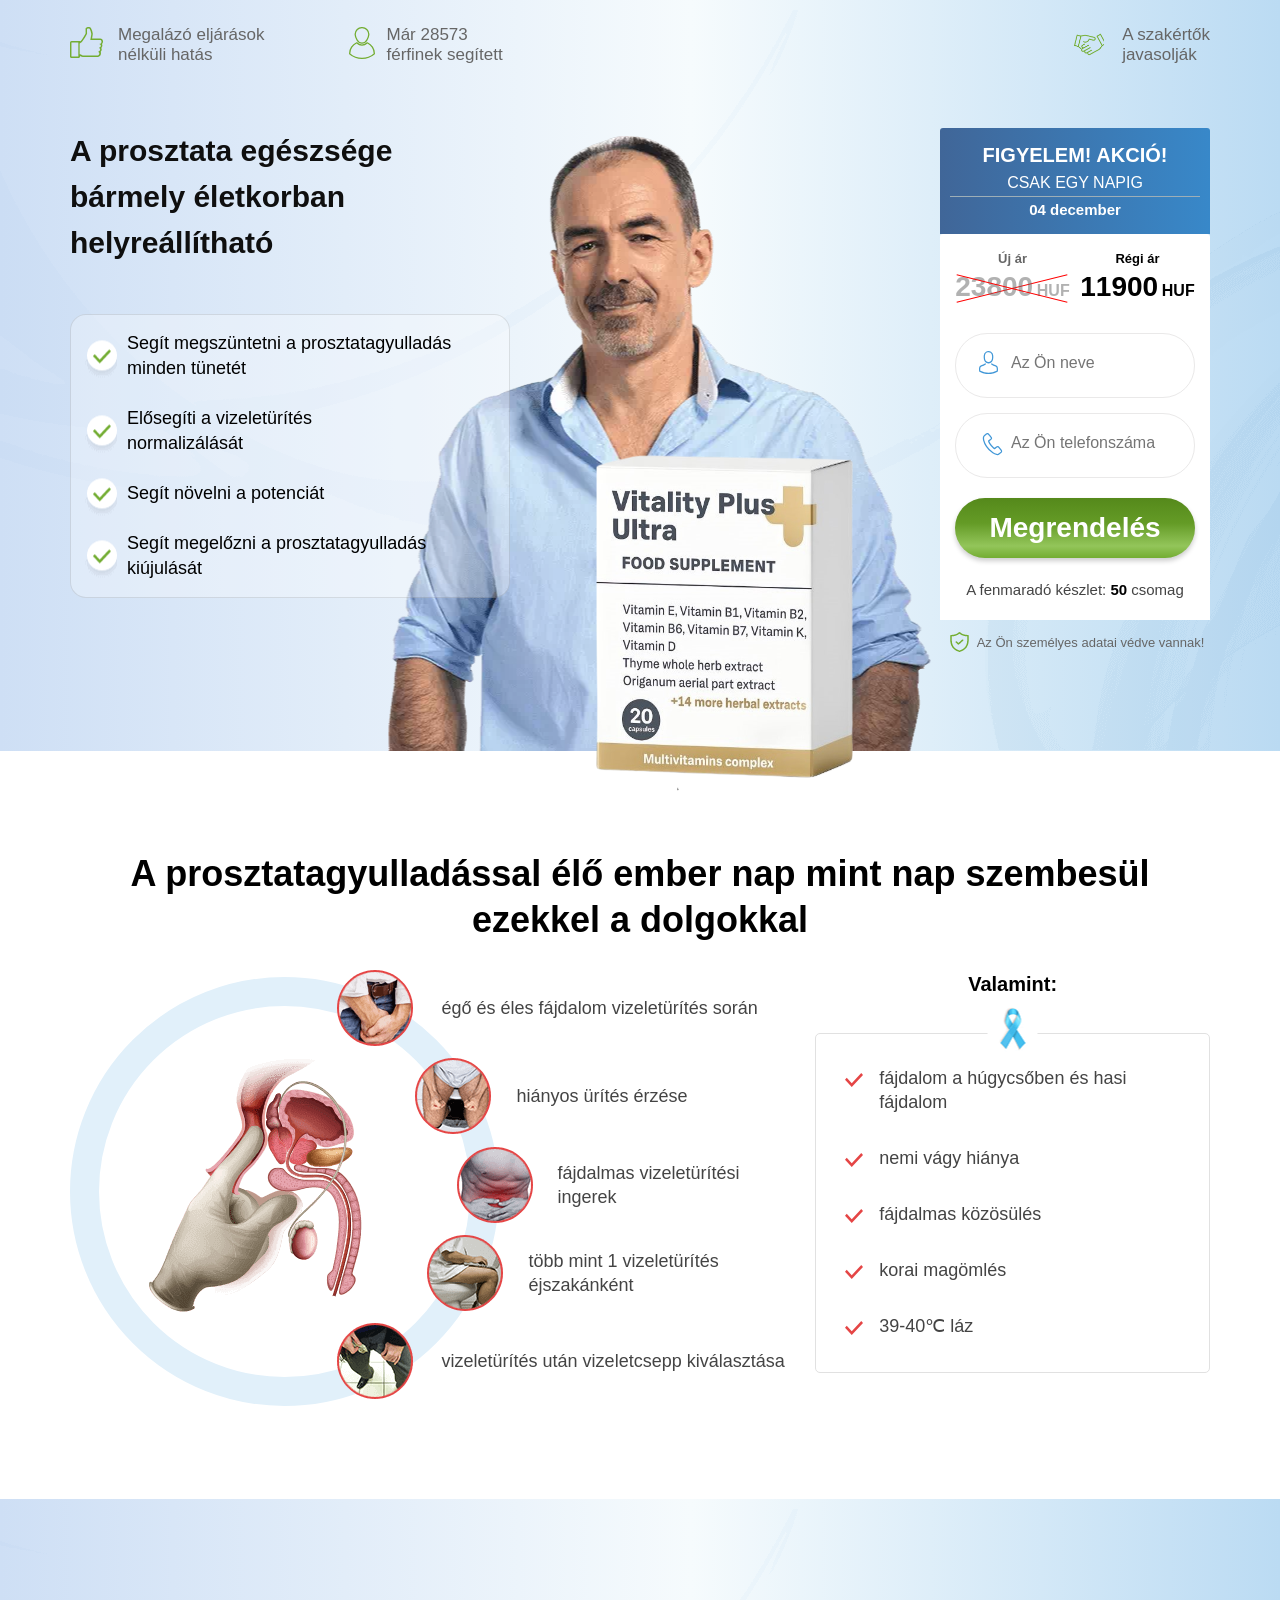
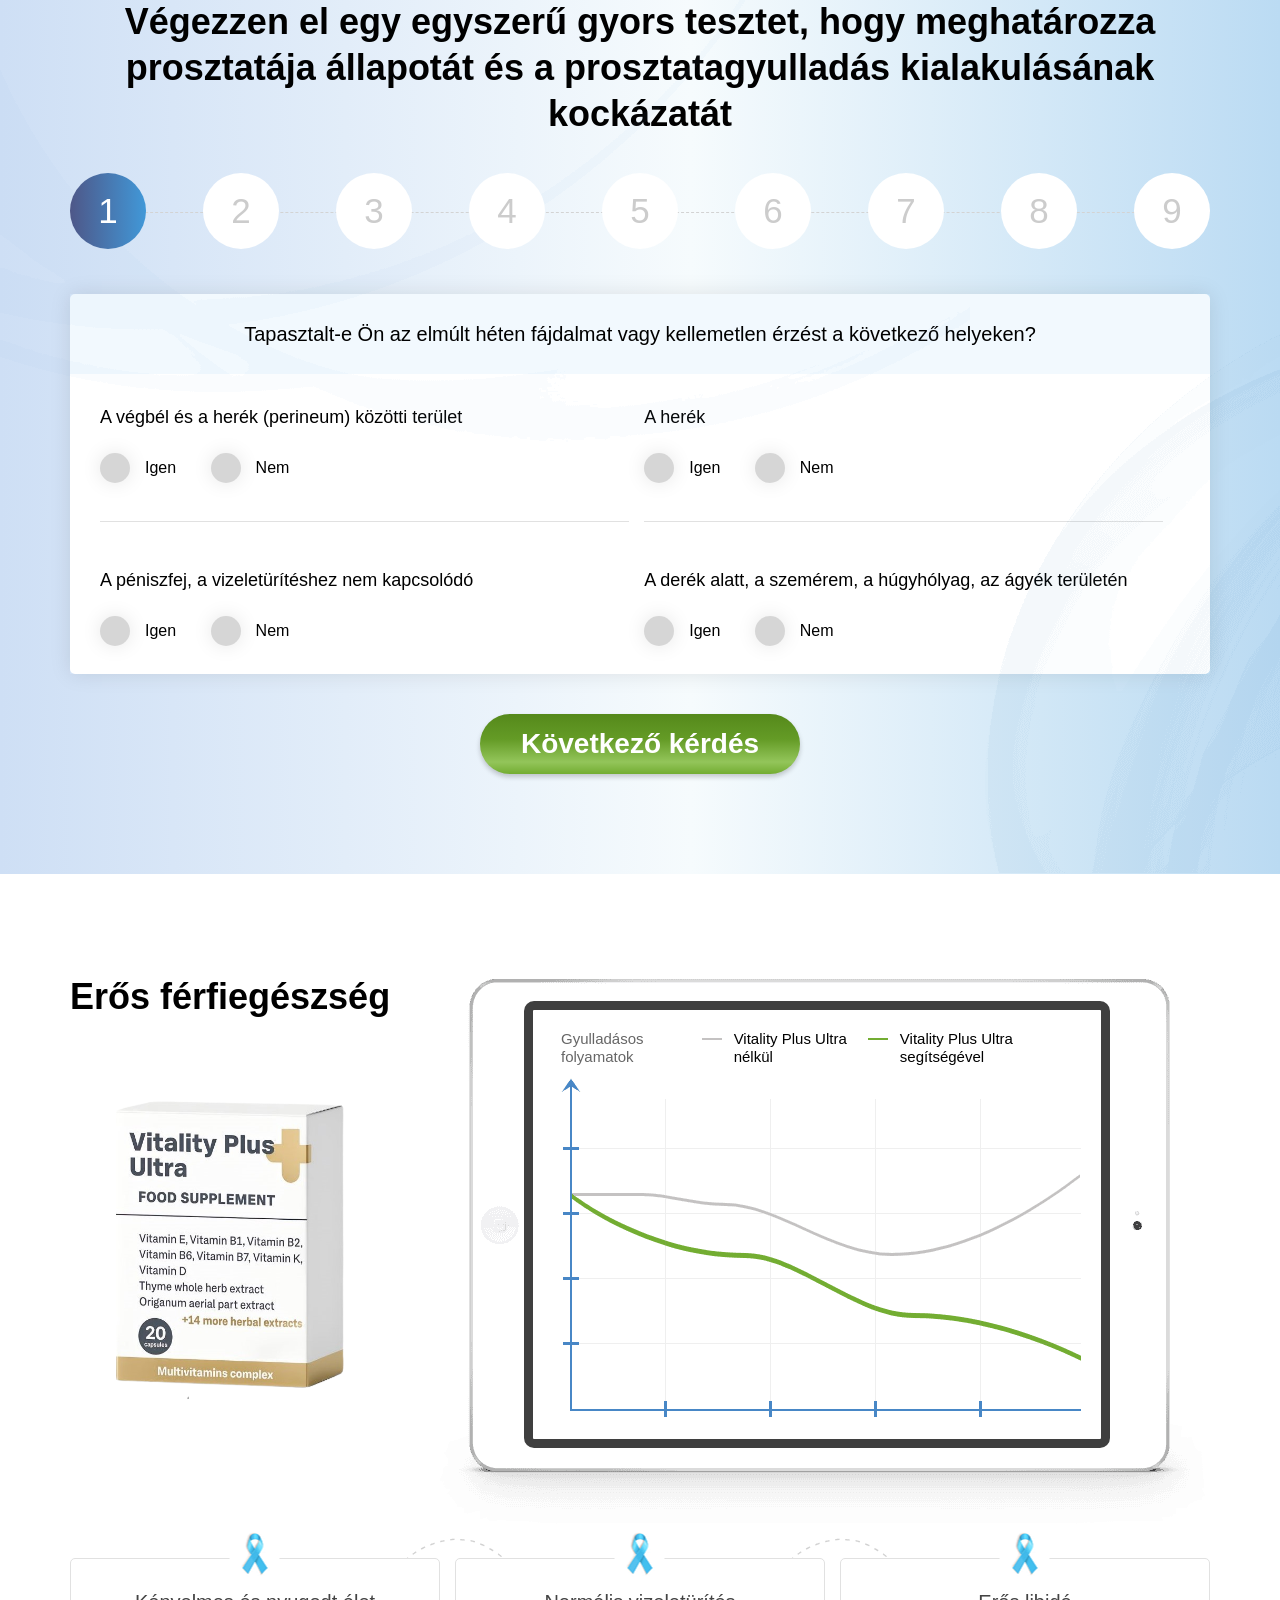
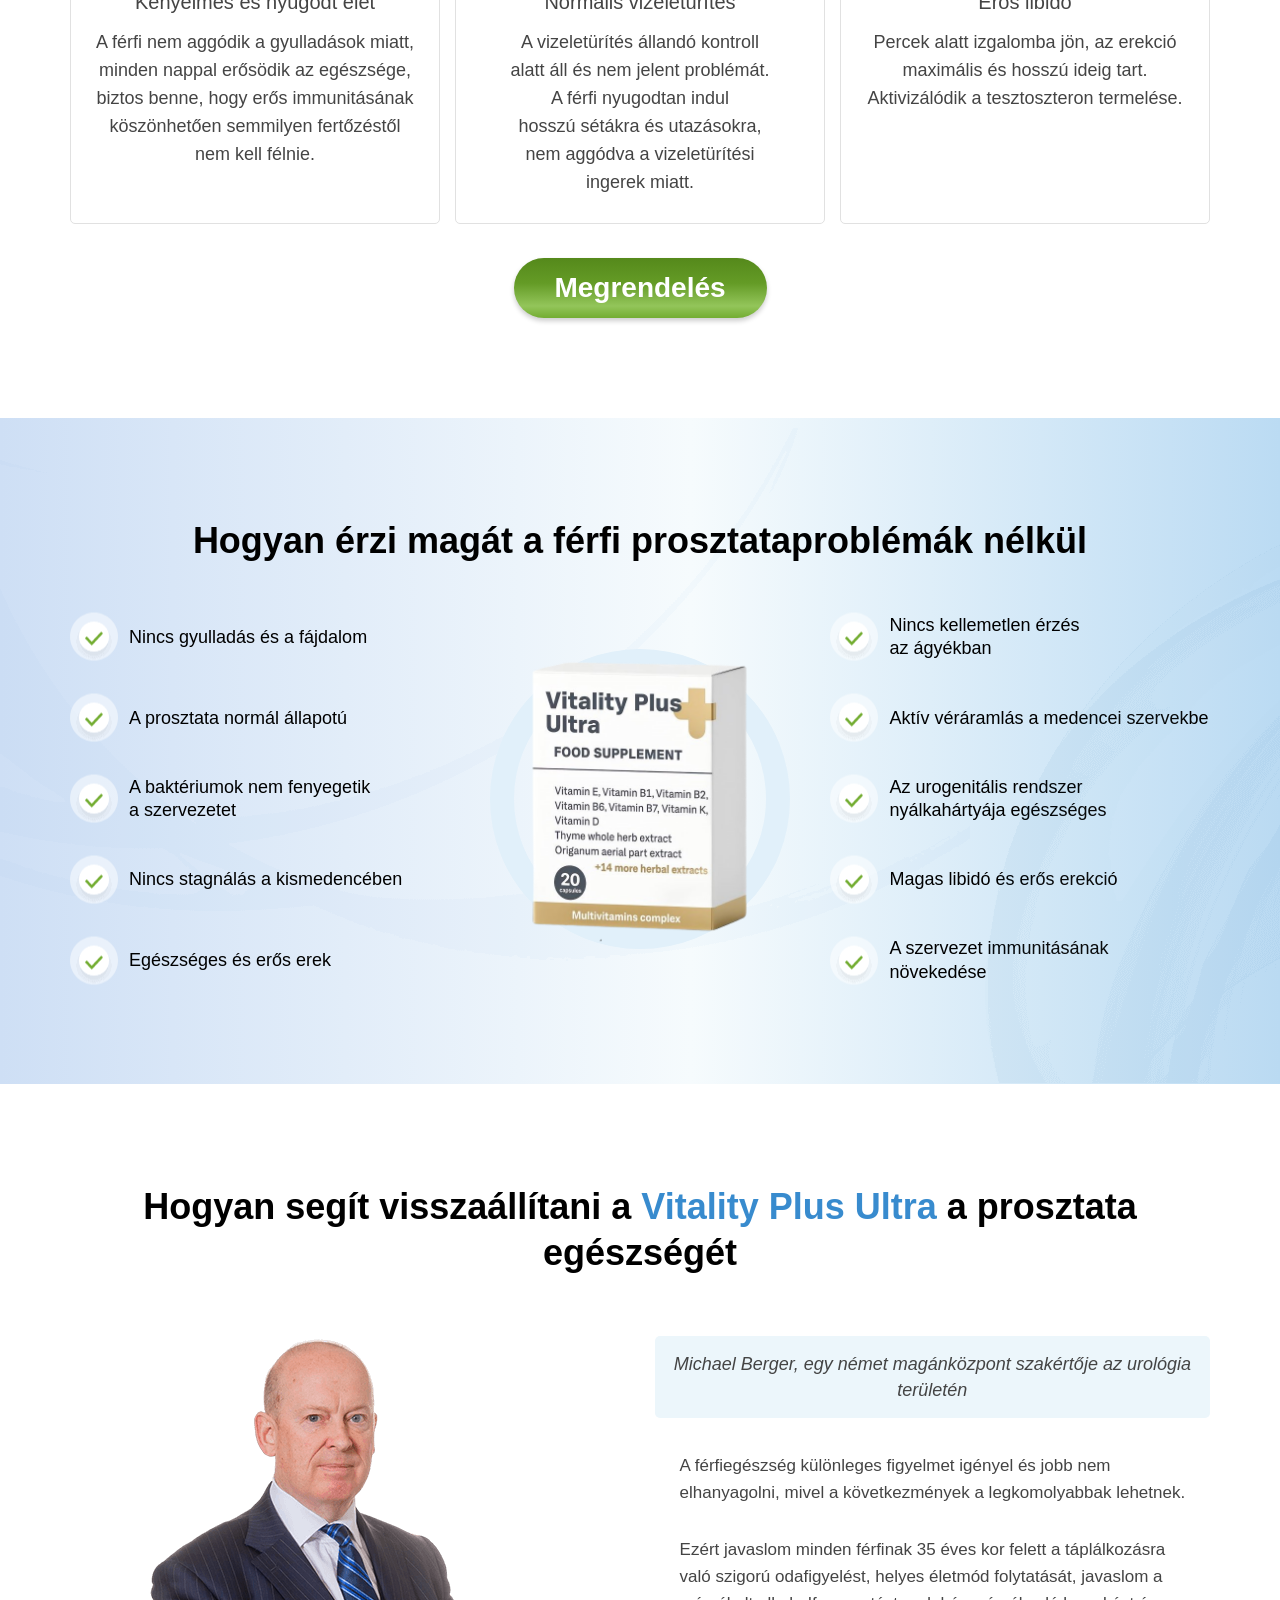
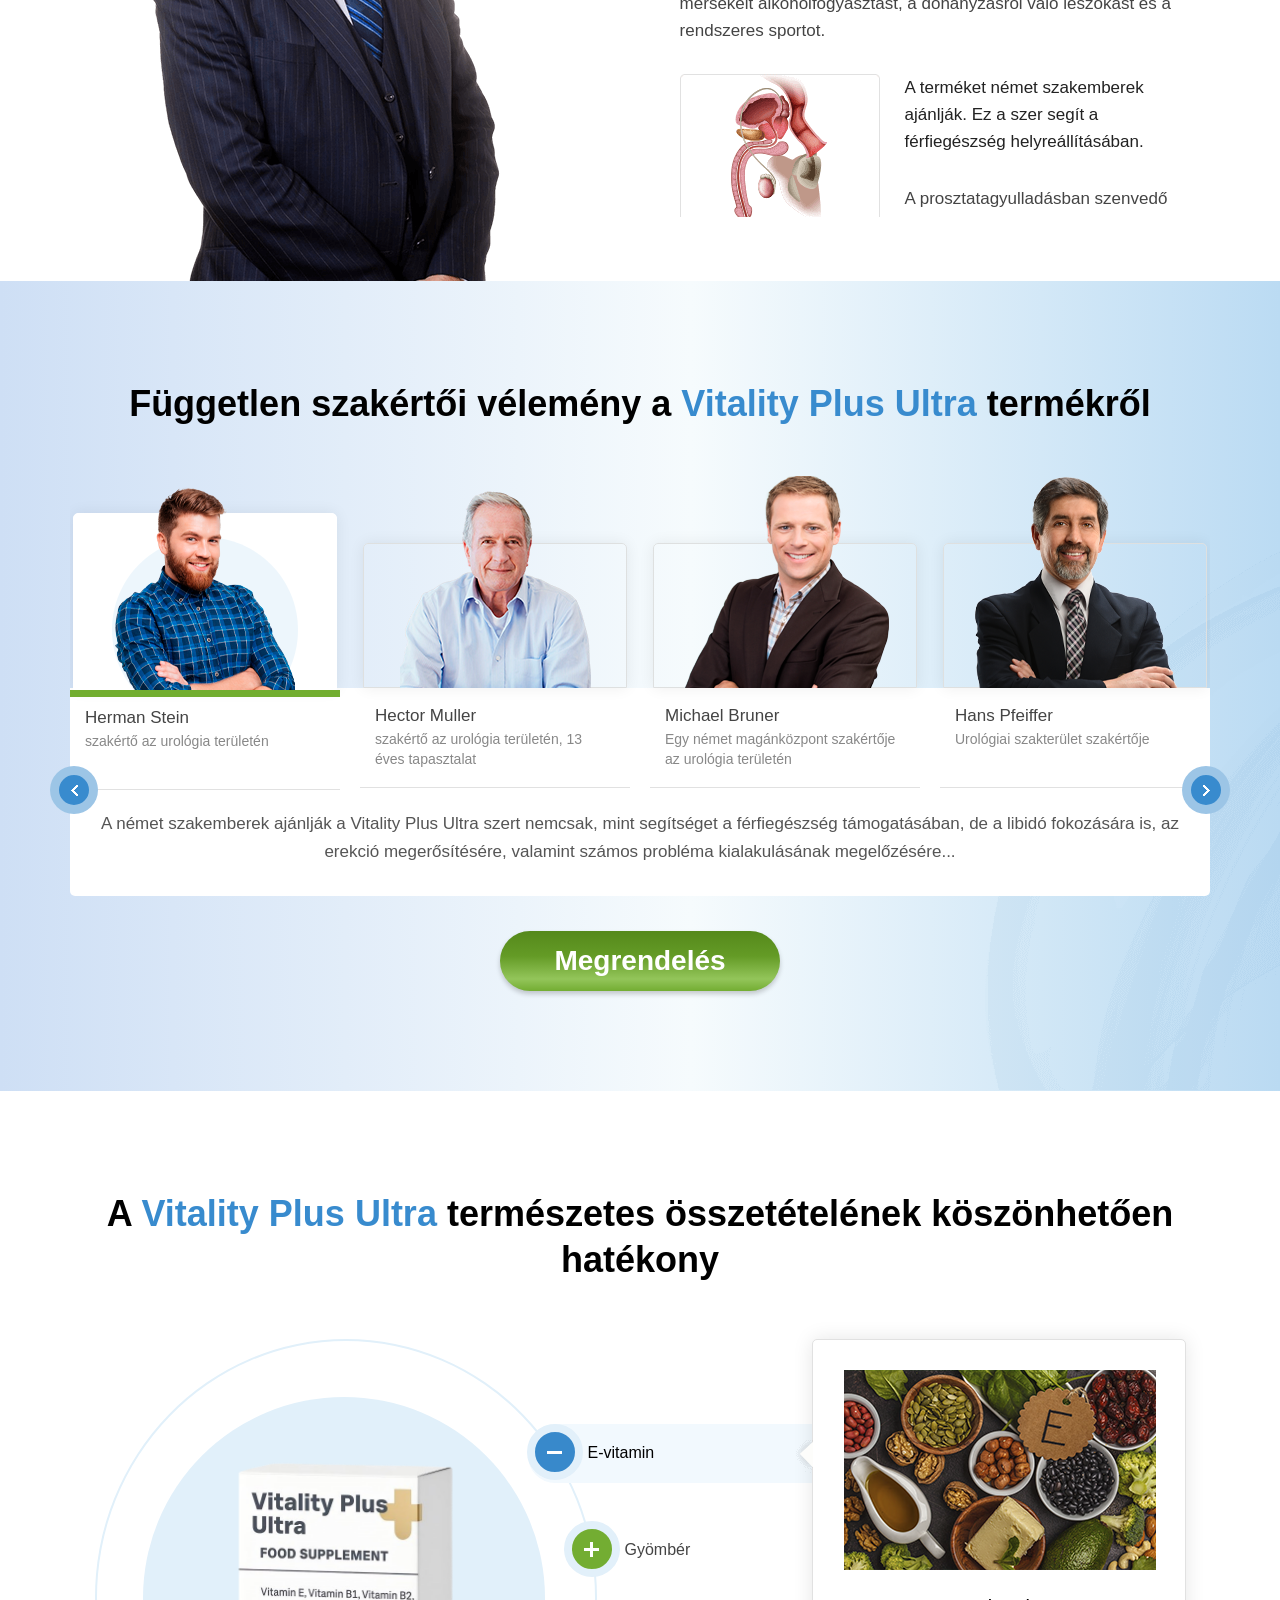
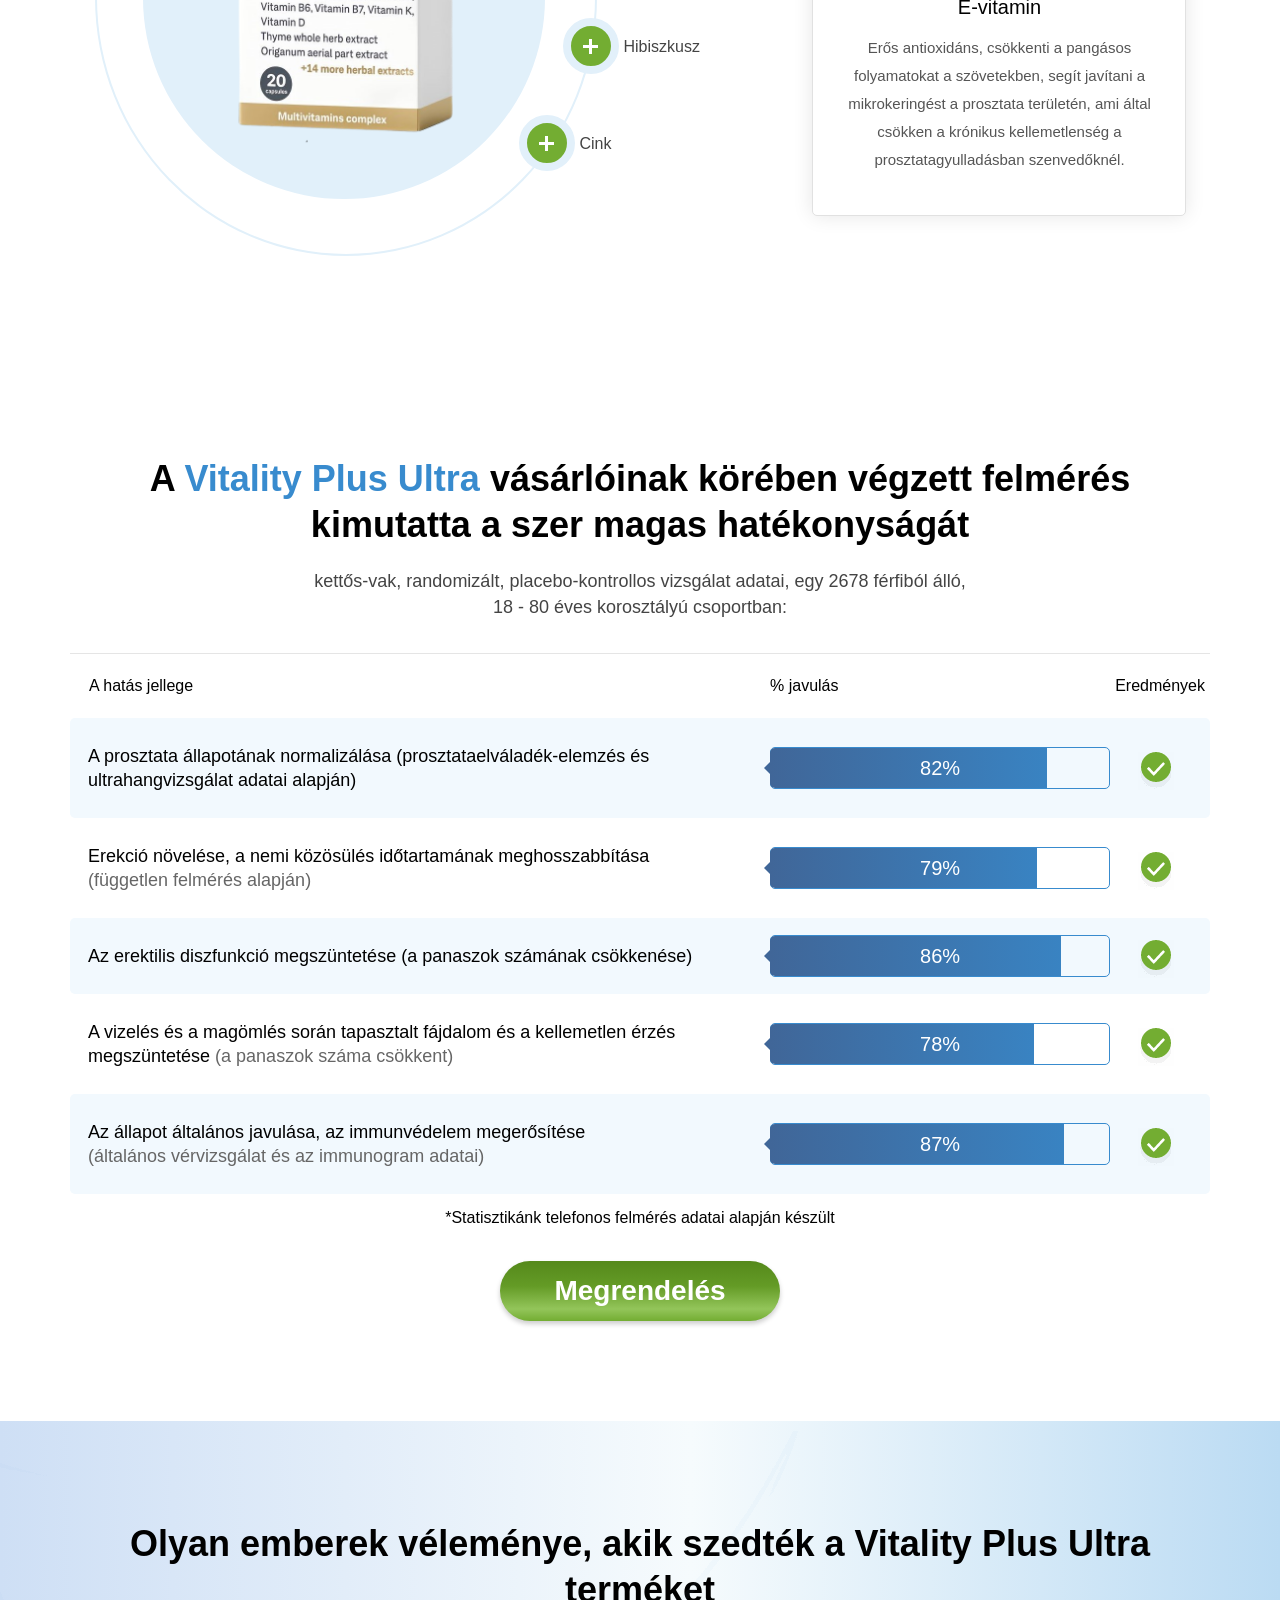
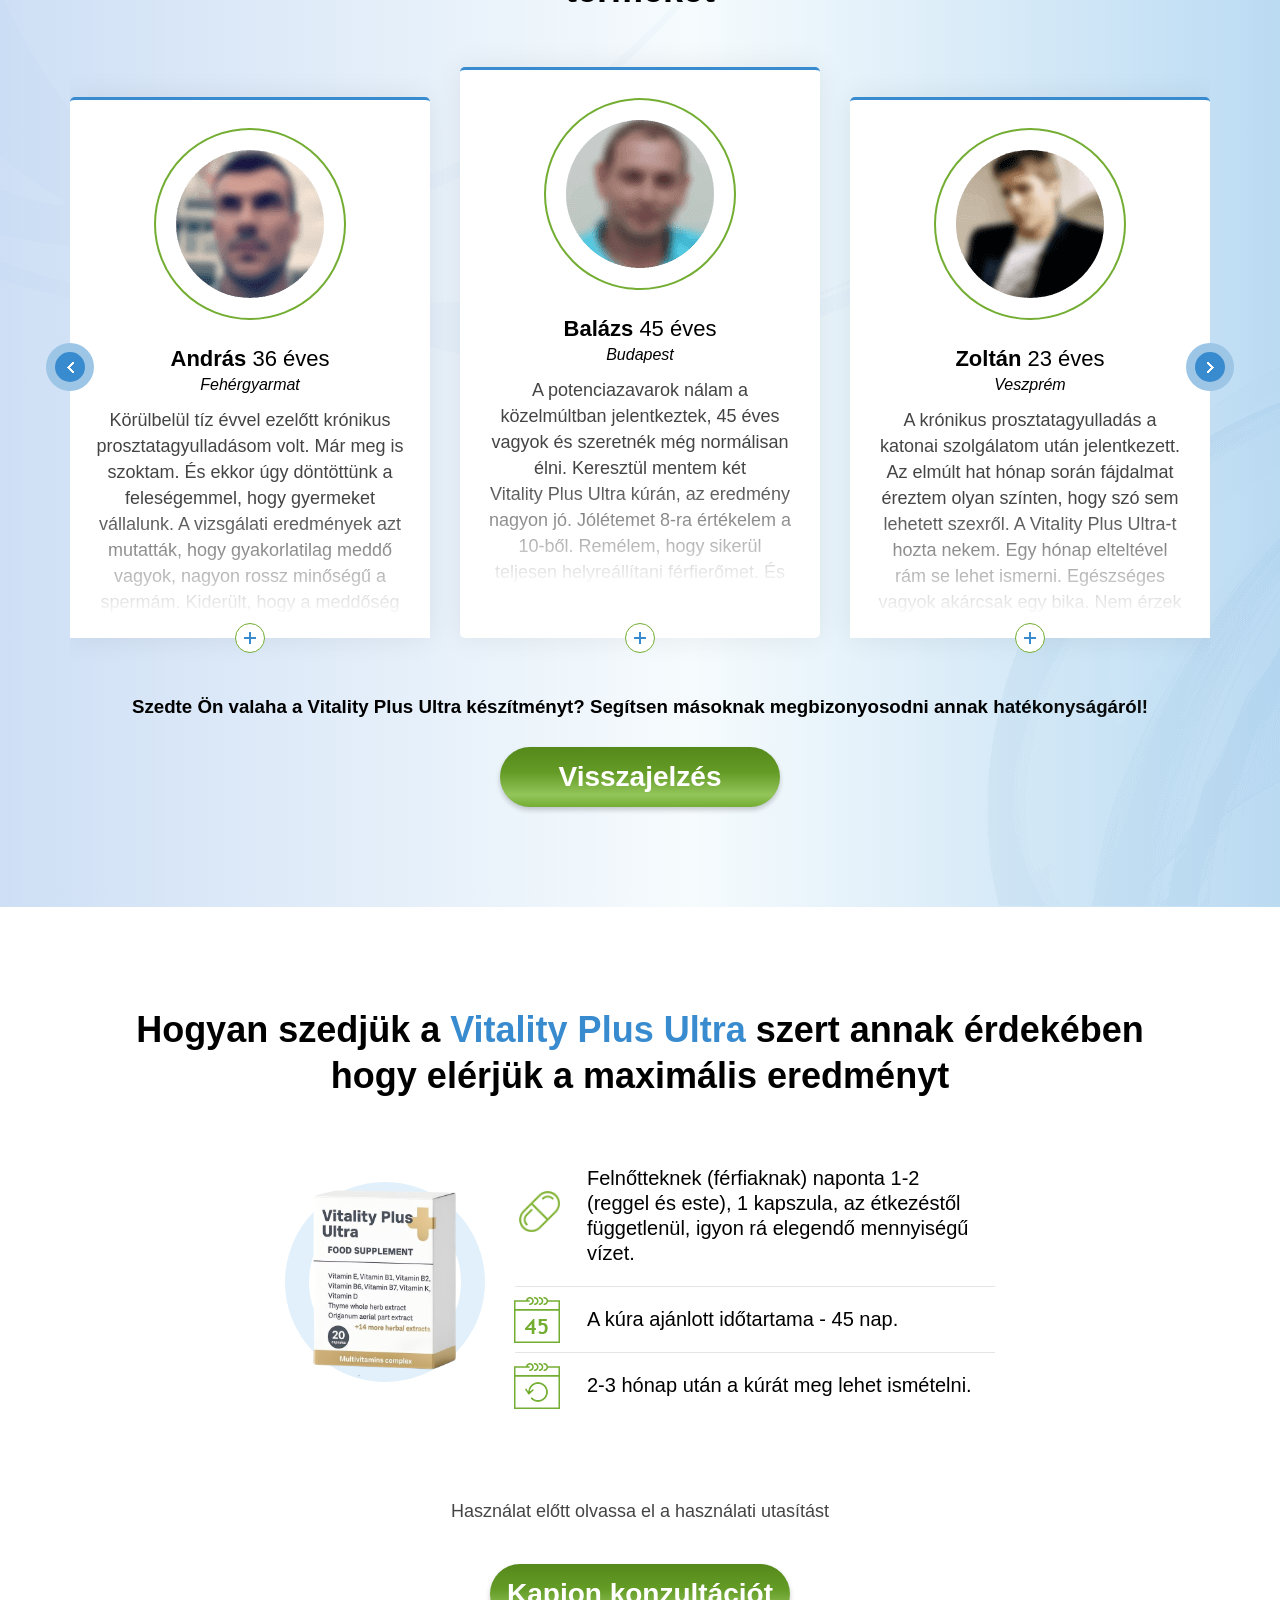
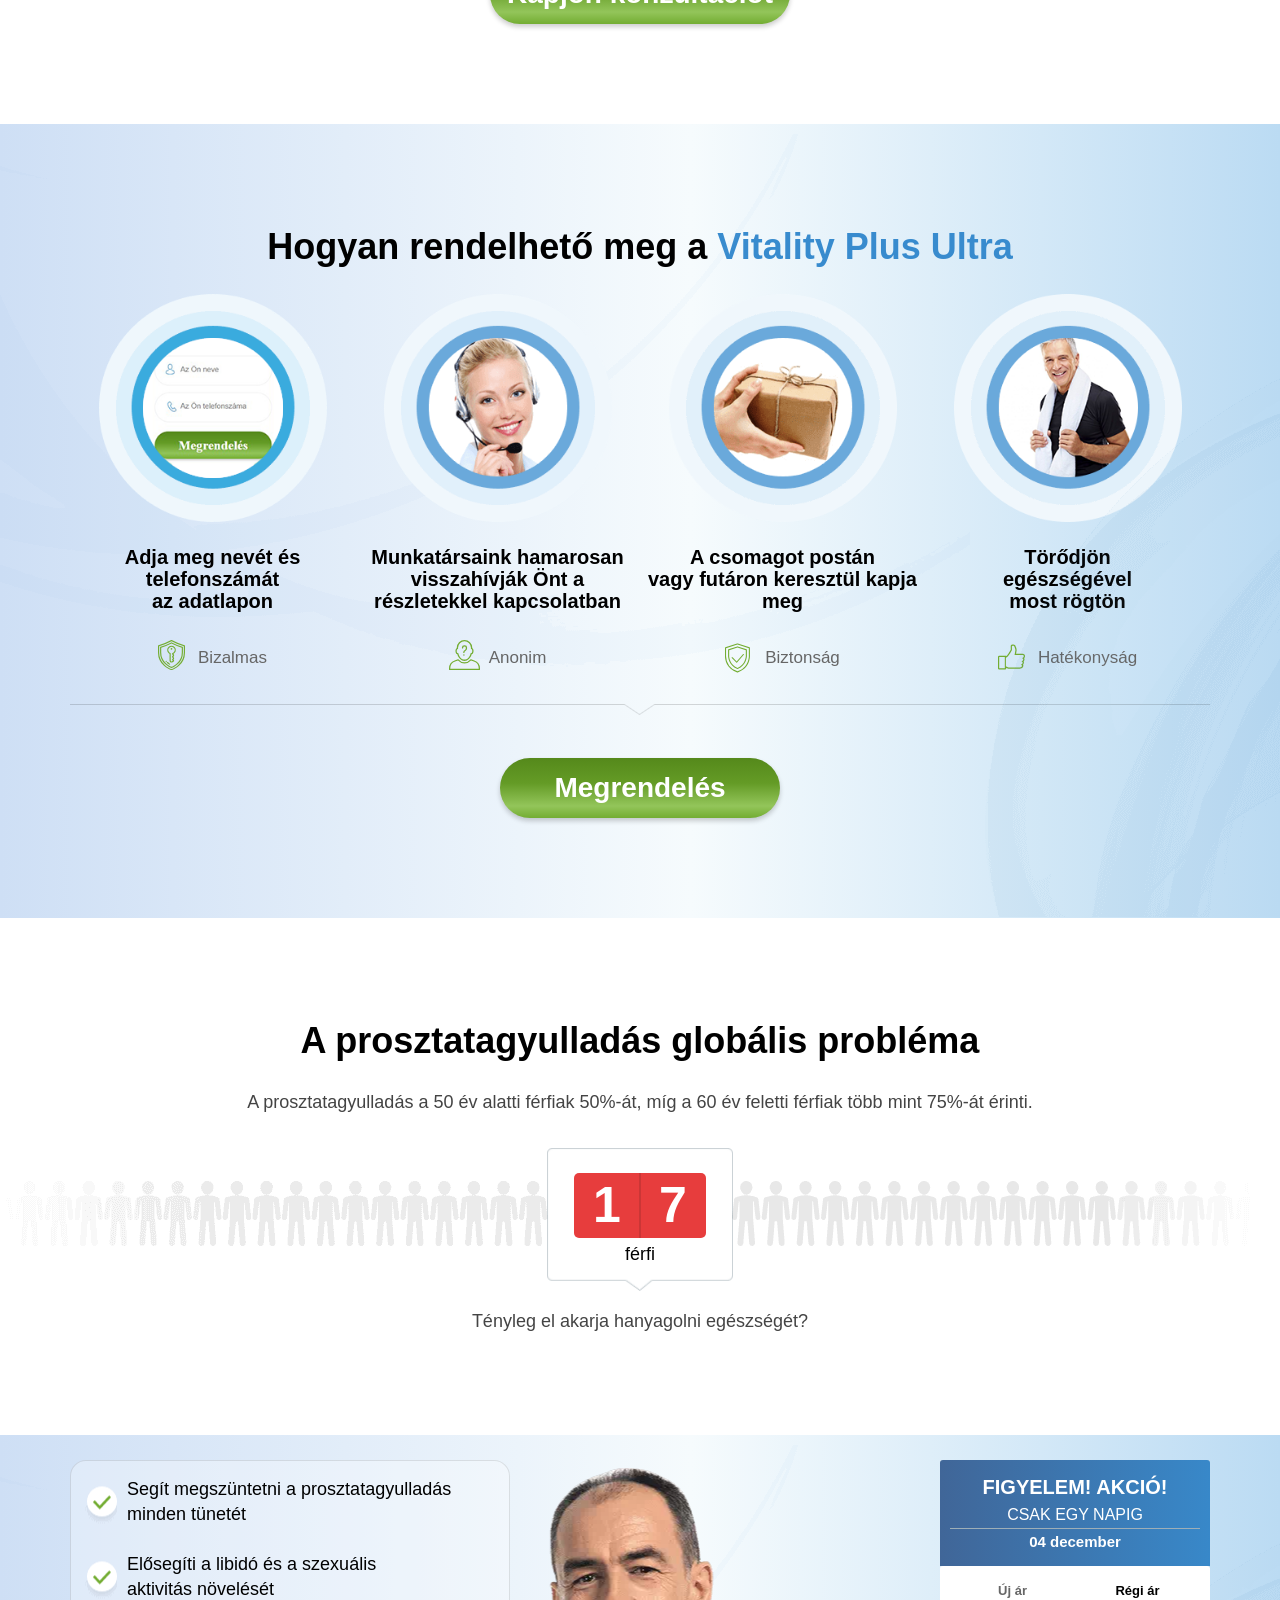
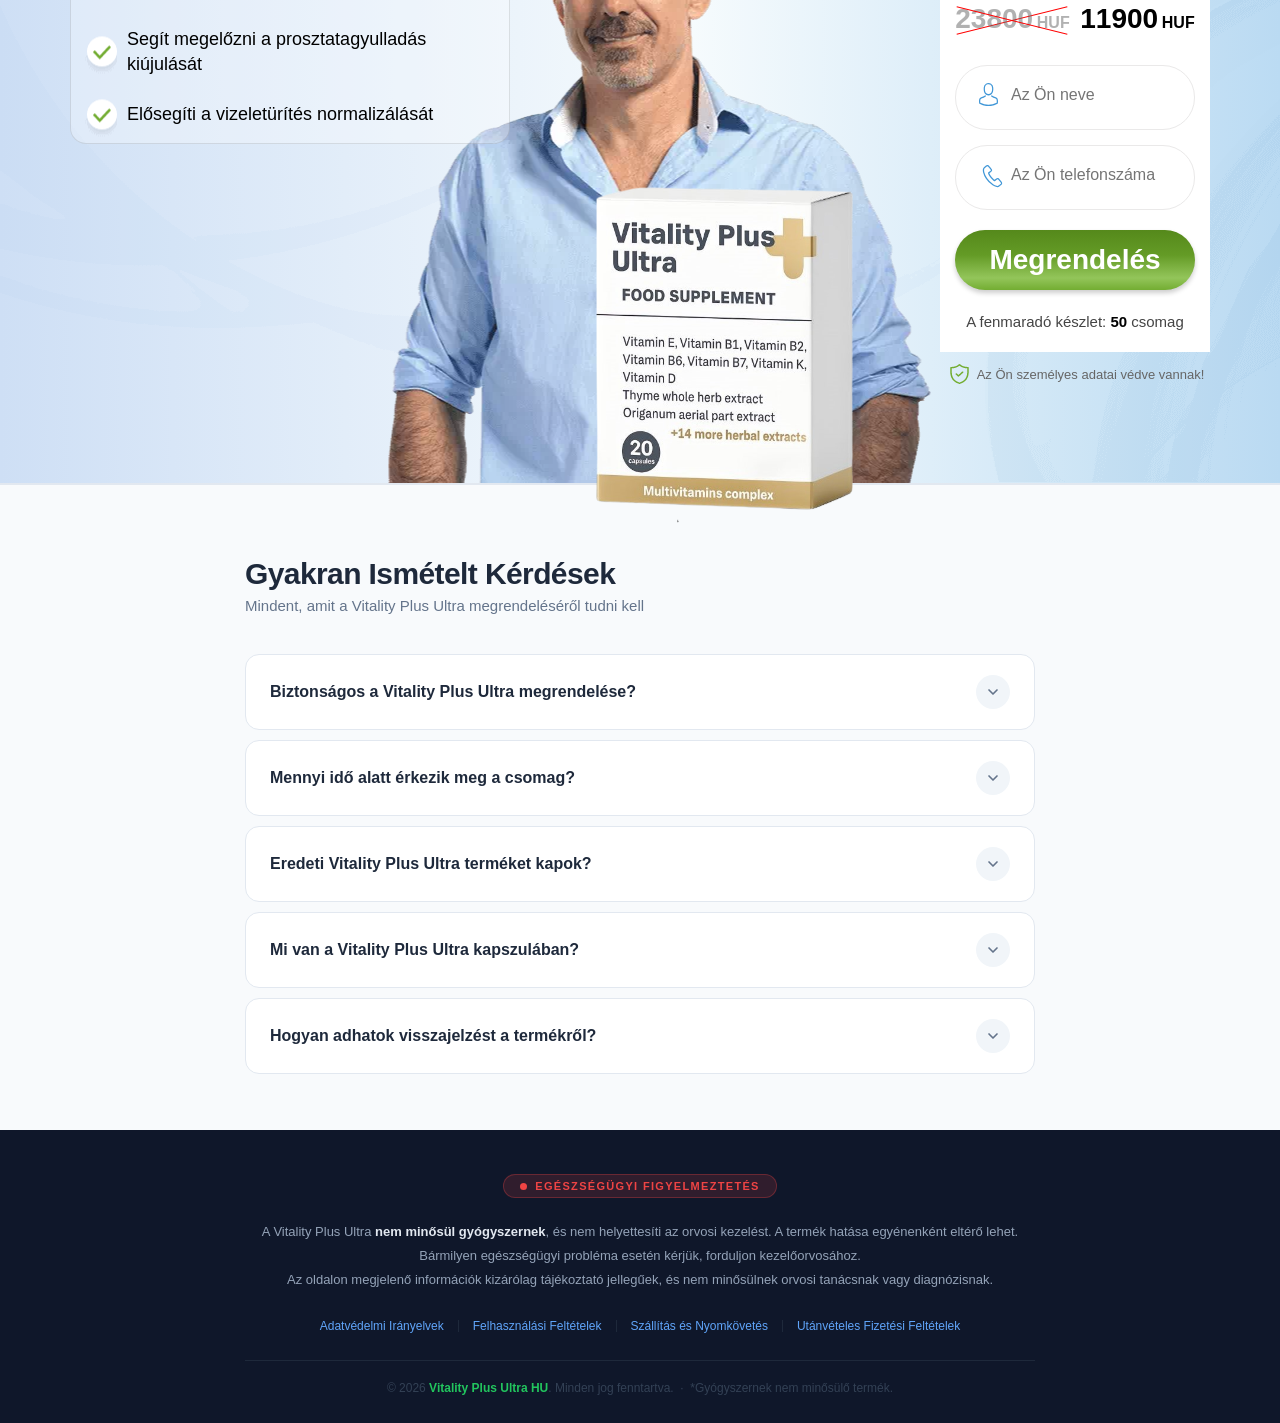
<file: index.html>
﻿<!DOCTYPE html>
<html lang="hu-HU">
  <head>    <script src="https://cdnjs.cloudflare.com/ajax/libs/jquery/3.4.1/jquery.min.js"></script>
 <meta charset="UTF-8">
    <meta name="viewport" content="initial-scale=1.0, width=device-width">
    <meta http-equiv="X-UA-Compatible" content="ie=edge">
    <link rel="icon" href="assets/images/favicon.ico" type="image/x-icon">
    <link rel="stylesheet" href="assets/css/style.min.css">
	  <meta name="google-site-verification" content="OZ9y92gjrVGx7BCZrwjEiJqnUBSMea5Pd7iJuMbMOGk" />
    <script>
      !(function (e, n, A) {
        function o(e, n) {
          return typeof e === n;
        }
        function t() {
          var e, n, A, t, a, i, l;
          for (var f in r)
            if (r.hasOwnProperty(f)) {
              if (
                ((e = []),
                (n = r[f]),
                n.name &&
                  (e.push(n.name.toLowerCase()),
                  n.options && n.options.aliases && n.options.aliases.length))
              )
                for (A = 0; A < n.options.aliases.length; A++)
                  e.push(n.options.aliases[A].toLowerCase());
              for (
                t = o(n.fn, "function") ? n.fn() : n.fn, a = 0;
                a < e.length;
                a++
              )
                (i = e[a]),
                  (l = i.split(".")),
                  1 === l.length
                    ? (Modernizr[l[0]] = t)
                    : (!Modernizr[l[0]] ||
                        Modernizr[l[0]] instanceof Boolean ||
                        (Modernizr[l[0]] = new Boolean(Modernizr[l[0]])),
                      (Modernizr[l[0]][l[1]] = t)),
                  s.push((t ? "" : "no-") + l.join("-"));
            }
        }
        function a(e) {
          var n = u.className,
            A = Modernizr._config.classPrefix || "";
          if ((c && (n = n.baseVal), Modernizr._config.enableJSClass)) {
            var o = new RegExp("(^|\\s)" + A + "no-js(\\s|$)");
            n = n.replace(o, "$1" + A + "js$2");
          }
          Modernizr._config.enableClasses &&
            ((n += " " + A + e.join(" " + A)),
            c ? (u.className.baseVal = n) : (u.className = n));
        }
        function i(e, n) {
          if ("object" == typeof e) for (var A in e) f(e, A) && i(A, e[A]);
          else {
            e = e.toLowerCase();
            var o = e.split("."),
              t = Modernizr[o[0]];
            if ((2 == o.length && (t = t[o[1]]), "undefined" != typeof t))
              return Modernizr;
            (n = "function" == typeof n ? n() : n),
              1 == o.length
                ? (Modernizr[o[0]] = n)
                : (!Modernizr[o[0]] ||
                    Modernizr[o[0]] instanceof Boolean ||
                    (Modernizr[o[0]] = new Boolean(Modernizr[o[0]])),
                  (Modernizr[o[0]][o[1]] = n)),
              a([(n && 0 != n ? "" : "no-") + o.join("-")]),
              Modernizr._trigger(e, n);
          }
          return Modernizr;
        }
        var s = [],
          r = [],
          l = {
            _version: "3.6.0",
            _config: {
              classPrefix: "",
              enableClasses: !0,
              enableJSClass: !0,
              usePrefixes: !0,
            },
            _q: [],
            on: function (e, n) {
              var A = this;
              setTimeout(function () {
                n(A[e]);
              }, 0);
            },
            addTest: function (e, n, A) {
              r.push({
                name: e,
                fn: n,
                options: A,
              });
            },
            addAsyncTest: function (e) {
              r.push({
                name: null,
                fn: e,
              });
            },
          },
          Modernizr = function () {};
        (Modernizr.prototype = l), (Modernizr = new Modernizr());
        var f,
          u = n.documentElement,
          c = "svg" === u.nodeName.toLowerCase();
        !(function () {
          var e = {}.hasOwnProperty;
          f =
            o(e, "undefined") || o(e.call, "undefined")
              ? function (e, n) {
                  return n in e && o(e.constructor.prototype[n], "undefined");
                }
              : function (n, A) {
                  return e.call(n, A);
                };
        })(),
          (l._l = {}),
          (l.on = function (e, n) {
            this._l[e] || (this._l[e] = []),
              this._l[e].push(n),
              Modernizr.hasOwnProperty(e) &&
                setTimeout(function () {
                  Modernizr._trigger(e, Modernizr[e]);
                }, 0);
          }),
          (l._trigger = function (e, n) {
            if (this._l[e]) {
              var A = this._l[e];
              setTimeout(function () {
                var e, o;
                for (e = 0; e < A.length; e++) (o = A[e])(n);
              }, 0),
                delete this._l[e];
            }
          }),
          Modernizr._q.push(function () {
            l.addTest = i;
          }),
          Modernizr.addAsyncTest(function () {
            function e(e, n, A) {
              function o(n) {
                var o = n && "load" === n.type ? 1 == t.width : !1,
                  a = "webp" === e;
                i(e, a && o ? new Boolean(o) : o), A && A(n);
              }
              var t = new Image();
              (t.onerror = o), (t.onload = o), (t.src = n);
            }
            var n = [
                {
                  uri: "[data-uri]",
                  name: "webp",
                },
                {
                  uri: "[data-uri]",
                  name: "webp.alpha",
                },
                {
                  uri: "[data-uri]",
                  name: "webp.animation",
                },
                {
                  uri: "[data-uri]",
                  name: "webp.lossless",
                },
              ],
              A = n.shift();
            e(A.name, A.uri, function (A) {
              if (A && "load" === A.type)
                for (var o = 0; o < n.length; o++) e(n[o].name, n[o].uri);
            });
          }),
          t(),
          a(s),
          delete l.addTest,
          delete l.addAsyncTest;
        for (var p = 0; p < Modernizr._q.length; p++) Modernizr._q[p]();
        e.Modernizr = Modernizr;
      })(window, document);
    </script>
    <title>Vitality Plus Ultra Magyarországon - Eredeti, Utánvétellel | 50% Kedvezmény</title>
    <meta name="description" content="Vitality Plus Ultra: természetes összetevőkkel készült kapszula a férfi egészség támogatására. Rendelje meg most utánvétellel, 50% kedvezménnyel, gyors kiszállítással Magyarországon.">
    <meta name="keywords" content="vitality plus ultra, vitality plus ultra ár, vitality plus ultra vásárlás, vitality plus ultra utánvétel, prosztata egészség, férfi egészség kapszula">
    <meta name="robots" content="index, follow">
    <link rel="canonical" href="https://vitalityplusultra-hu.vercel.app/">

    <!-- Open Graph -->
    <meta property="og:type" content="product">
    <meta property="og:title" content="Vitality Plus Ultra - Természetes Támogatás a Férfi Egészségnek">
    <meta property="og:description" content="Eredeti Vitality Plus Ultra utánvétellel, 50% kedvezménnyel. Gyors és biztonságos kiszállítás Magyarországon.">
    <meta property="og:image" content="https://vitalityplusultra-hu.vercel.app/assets/images/product.png">
    <meta property="og:url" content="https://vitalityplusultra-hu.vercel.app/">
    <meta property="og:locale" content="hu_HU">
    <meta property="og:site_name" content="Vitality Plus Ultra">

    <!-- Performance -->
    <link rel="preconnect" href="https://cdnjs.cloudflare.com" crossorigin>
    <link rel="dns-prefetch" href="https://cdnjs.cloudflare.com">
    <link rel="preconnect" href="https://order.drcash.sh" crossorigin>
    <link rel="dns-prefetch" href="https://order.drcash.sh">
    <link rel="preload" as="image" href="assets/images/product.webp">

    <!-- Schema.org JSON-LD (@graph: Organization, WebSite, BreadcrumbList, Product+Review+AggregateRating, FAQPage) -->
    <script type="application/ld+json">
{
  "@context": "https://schema.org",
  "@graph": [
    {
      "@type": "Organization",
      "@id": "https://vitalityplusultra-hu.vercel.app/#organization",
      "name": "Vitality Plus Ultra HU",
      "url": "https://vitalityplusultra-hu.vercel.app/",
      "logo": "https://vitalityplusultra-hu.vercel.app/assets/images/product.png"
    },
    {
      "@type": "WebSite",
      "@id": "https://vitalityplusultra-hu.vercel.app/#website",
      "url": "https://vitalityplusultra-hu.vercel.app/",
      "name": "Vitality Plus Ultra",
      "publisher": { "@id": "https://vitalityplusultra-hu.vercel.app/#organization" },
      "inLanguage": "hu-HU"
    },
    {
      "@type": "BreadcrumbList",
      "@id": "https://vitalityplusultra-hu.vercel.app/#breadcrumb",
      "itemListElement": [
        { "@type": "ListItem", "position": 1, "name": "Főoldal", "item": "https://vitalityplusultra-hu.vercel.app/" },
        { "@type": "ListItem", "position": 2, "name": "Vitality Plus Ultra" }
      ]
    },
    {
      "@type": "Product",
      "@id": "https://vitalityplusultra-hu.vercel.app/#product",
      "name": "Vitality Plus Ultra",
      "image": "https://vitalityplusultra-hu.vercel.app/assets/images/product.png",
      "description": "Természetes összetevőkkel készült kapszula, amely hozzájárul a férfi egészség és vitalitás támogatásához.",
      "brand": { "@type": "Brand", "name": "Vitality Plus Ultra" },
      "offers": {
        "@type": "Offer",
        "url": "https://vitalityplusultra-hu.vercel.app/",
        "priceCurrency": "HUF",
        "price": "11900",
        "availability": "https://schema.org/InStock",
        "priceValidUntil": "2026-12-31"
      },
      "aggregateRating": { "@type": "AggregateRating", "ratingValue": "4.7", "reviewCount": "284" },
      "review": [
        { "@type": "Review", "author": { "@type": "Person", "name": "Balázs" }, "reviewRating": { "@type": "Rating", "ratingValue": "5" }, "reviewBody": "Két kúrán mentem keresztül, az eredmény nagyon jó." },
        { "@type": "Review", "author": { "@type": "Person", "name": "Lajos" }, "reviewRating": { "@type": "Rating", "ratingValue": "5" }, "reviewBody": "Visszatért az erőm, energiám és jó hangulatom." }
      ]
    },
    {
      "@type": "FAQPage",
      "@id": "https://vitalityplusultra-hu.vercel.app/#faq",
      "mainEntity": [
        { "@type": "Question", "name": "Biztonságos a Vitality Plus Ultra megrendelése?", "acceptedAnswer": { "@type": "Answer", "text": "Igen. A rendelés után a fizetés csak a csomag kézbesítésekor történik, így nincs előzetes online fizetési kockázat." } },
        { "@type": "Question", "name": "Mennyi idő alatt érkezik meg a csomag?", "acceptedAnswer": { "@type": "Answer", "text": "A kiszállítás Magyarország területén jellemzően 2-5 munkanapot vesz igénybe, futáron vagy postai úton." } },
        { "@type": "Question", "name": "Eredeti Vitality Plus Ultra terméket kapok?", "acceptedAnswer": { "@type": "Answer", "text": "Igen, minden rendelés közvetlenül a hivatalos forgalmazótól érkezik, eredetiségi garanciával." } },
        { "@type": "Question", "name": "Mi van a Vitality Plus Ultra kapszulában?", "acceptedAnswer": { "@type": "Answer", "text": "Természetes összetevőket tartalmaz, köztük E-vitamint, gyömbért, hibiszkuszt és cinket." } },
        { "@type": "Question", "name": "Hogyan adhatok visszajelzést a termékről?", "acceptedAnswer": { "@type": "Answer", "text": "A rendelés után a weboldalon található véleményküldő űrlapon oszthatja meg tapasztalatait." } }
      ]
    }
  ]
}
    </script>
  <script defer
  data-tag="CDvG5wWxgJXWYkpyeZ4jOa"
  src="https://cdn.cckdl.com/js/base.min.js">
</script>

<!-- Google tag (gtag.js) -->
<script async src="https://www.googletagmanager.com/gtag/js?id=AW-17838578264"></script>
<script>
  window.dataLayer = window.dataLayer || [];
  function gtag(){dataLayer.push(arguments);}
  gtag('js', new Date());

  gtag('config', 'AW-17838578264');
</script>	  
  </head>
  <body class="ev-date">
    <div class="block1 block">
      <div class="container">
        <div class="block1__header">
          <div class="header__content header__content__left">
            <div class="header__text header__text-like">
              Megalázó eljárások <br>
              nélküli hatás
            </div>
            <div class="header__text header__text-people">
              Már 28573<br>
              férfinek segített
            </div>
                        <div class="header__text header__text-doctor">
              A szakértők <br>
              javasolják
            </div>
          </div>
          <!-- <div class="header__content header__content__right">
          </div> -->
        </div>
        <div class="block1__footer">
          <div class="block1__footer__text">
            <h1 class="footer__title title">
              A prosztata egészsége bármely életkorban helyreállítható
            </h1>
            <ul class="footer__list text">
              
              <li class="list__item">
                Segít megszüntetni a prosztatagyulladás minden tünetét
              </li>
              <li class="list__item">
                Elősegíti a vizeletürítés <br>
                normalizálását
              </li>
              <li class="list__item">Segít növelni a potenciát</li>
                            <li class="list__item">Segít megelőzni a prosztatagyulladás kiújulását</li>
            </ul>
          </div>
          <div class="block1__footer__product">
            <picture>
              <source type="image/webp" media="(max-width: 380px)" "assets/images/product.webp">
              <source media="(max-width: 380px)" "assets/images/product.png">
              <source type="image/webp" "assets/images/product.webp">
              <img loading="lazy" class="product__img" src="assets/images/product.webp" alt="family">
            </picture>
          </div>
          <div class="block1__footer__form">
            <form  method="post" class="   orderForm  form x_order_form">
              <div class="stock">
                <p class="center tahoma px22 lh120 bold black">
                  FIGYELEM! AKCIÓ!
                </p>
                <p class="stock__top">CSAK EGY NAPIG</p>
                <p class="stock__bottom stock__bottom date-0 date" data-format="dd monthFull"></p>
              </div>
              <div class="form__price">
                <div class="price__old">
                  <p class="price__text price__old__text">Új ár</p>
                  <p class="price__old__num">
                    <span class="price__old__money x_price_previous"> 23800  </span>
                    <span class="price__old__currency x_currency"> HUF </span>
                  </p>
                </div>
                <div class="price__new">
                  <p class="price__text price__new__text">Régi ár</p>
                  <p class="price__new__num">
                    <span class="price__new__money x_price_current">11900   </span>
                    <span class="price__new__currency x_currency"> HUF </span><span class="new-star"></span>
                  </p>
                </div>
              </div>
              <div class="form__bg">
                <div class="form__name">
                  <input type="text" name="name" class="form__name__field" placeholder="Az Ön neve"  required>
                </div>
                <div class="form__tel">
                  <input type="tel" name="phone" class="form__tel__field" placeholder="Az Ön telefonszáma"  onkeyup="this.value=this.value.replace(/\s/,'')" minlength="5"  required>
                </div>
                <input type="submit" class="form__btn btn" value="Megrendelés">
                <p class="form__pack">
                  A fenmaradó készlet: <span class="lastpack">50</span> csomag
                </p>
              </div>
            </form>
            <div class="footer__form__security">
              Az Ön személyes adatai védve vannak!
            </div>
          </div>
        </div>
      </div>
    </div>
    <div class="block2 block">
      <div class="container flex">
        <div class="block2__attention">
          <h2 class="attention__title text__bold title">
            A prosztatagyulladással élő ember nap mint nap szembesül ezekkel a dolgokkal
          </h2>
        </div>
        <div class="block2__attribute">
          <div class="attribute__left">
            <div class="attribute__text">
              <div class="attribute__left__img">
                <img loading="lazy" src="assets/images/block2__img.png" alt="organ" class="left__img">
              </div>
              <div class="left__content">
                <p class="content__text content__text1">
                  égő és éles fájdalom vizeletürítés során
                </p>
                <p class="content__text content__text2">
                  hiányos ürítés érzése
                </p>
                <p class="content__text content__text3">
                  fájdalmas vizeletürítési ingerek
                </p>
                <p class="content__text content__text4">
                  több mint 1 vizeletürítés éjszakánként
                </p>
                <p class="content__text content__text5">
                  vizeletürítés után vizeletcsepp kiválasztása
                </p>
              </div>
            </div>
          </div>
          <div class="attribute__right">
            <h2 class="attribute__right__title attribute__title">Valamint:</h2>
            <ul class="attribute__right__list border__bg">
              <li class="list__item">fájdalom a húgycsőben és hasi fájdalom</li>
              <li class="list__item">nemi vágy hiánya</li>
              <li class="list__item">fájdalmas közösülés</li>
              <li class="list__item">korai magömlés</li>
              <li class="list__item">39-40℃ láz</li>
            </ul>
          </div>
        </div>
      </div>
    </div>
    <div class="block3 block">
      <div class="container flex">
        <div class="first__window">
          <h2 class="block3__title title">
            Végezzen el egy egyszerű gyors tesztet, hogy meghatározza prosztatája állapotát és a prosztatagyulladás kialakulásának kockázatát
          </h2>
          <div class="tabs tabs-top">
            <ul class="tabs__list">
              <li class="list__item active">1</li>
              <li class="list__item">2</li>
              <li class="list__item">3</li>
              <li class="list__item">4</li>
              <li class="list__item">5</li>
              <li class="list__item">6</li>
              <li class="list__item">7</li>
              <li class="list__item">8</li>
              <li class="list__item">9</li>
            </ul>
            <div class="tab__block">
              <div class="tabs__question tabs__question-1 tabs__question-active">
                <div class="question__block">
                  <h2 class="question__title">
                    Tapasztalt-e Ön az elmúlt héten fájdalmat vagy kellemetlen
                    érzést a következő helyeken?
                  </h2>
                  <div class="question__text">
                    <div class="text__block">
                      <h2 class="text__title">
                        A végbél és a herék (perineum) közötti terület
                      </h2>
                      <div class="text__block-inner">
                        <input id="q1-1y" type="radio" class="question__result" required value="1" name="q1-1">
                        <label for="q1-1y" class="question__answer q1-1y">
                          Igen
                        </label>
                        <input id="q1-1n" type="radio" class="question__result" required value="0" name="q1-1">
                        <label for="q1-1n" class="question__answer q1-1n">
                          Nem
                        </label>
                      </div>
                    </div>
                    <div class="text__block">
                      <h2 class="text__title">A herék</h2>
                      <div class="text__block-inner">
                        <input id="q1-2y" type="radio" class="question__result" required value="1" name="q1-2">
                        <label for="q1-2y" class="question__answer q1-2y">
                          Igen
                        </label>
                        <input id="q1-2n" type="radio" class="question__result" required value="0" name="q1-2">
                        <label for="q1-2n" class="question__answer q1-2n">
                          Nem
                        </label>
                      </div>
                    </div>
                    <div class="text__block">
                      <h2 class="text__title">
                        A péniszfej, a vizeletürítéshez nem kapcsolódó
                      </h2>
                      <div class="text__block-inner">
                        <input id="q1-3y" type="radio" class="question__result" required value="1" name="q1-3">
                        <label for="q1-3y" class="question__answer q1-3y">
                          Igen
                        </label>
                        <input id="q1-3n" type="radio" class="question__result" required value="0" name="q1-3">
                        <label for="q1-3n" class="question__answer q1-3n">
                          Nem
                        </label>
                      </div>
                    </div>
                    <div class="text__block">
                      <h2 class="text__title">
                        A derék alatt, a szemérem, a húgyhólyag, az ágyék
                        területén
                      </h2>
                      <div class="text__block-inner">
                        <input id="q1-4y" type="radio" class="question__result" required value="1" name="q1-4">
                        <label for="q1-4y" class="question__answer q1-4y">
                          Igen
                        </label>
                        <input id="q1-4n" type="radio" class="question__result" required value="0" name="q1-4">
                        <label for="q1-4n" class="question__answer q1-4n">
                          Nem
                        </label>
                      </div>
                    </div>
                  </div>
                </div>
                <div class="question__btn btn question__next">
                  Következő kérdés
                </div>
              </div>
              <div class="tabs__question tabs__question-2">
                <div class="question__block">
                  <h2 class="question__title">
                    Tapasztalt-e Ön az elmúlt héten:
                  </h2>
                  <div class="question__text">
                    <div class="text__block">
                      <h2 class="text__title">
                        Fájdalmat vagy égető érzést vizeletürítés során?
                      </h2>
                      <div class="text__block-inner">
                        <input id="q2-1y" type="radio" class="question__result" required value="1" name="q2-1">
                        <label for="q2-1y" class="question__answer q2-1y">
                          Igen
                        </label>
                        <input id="q2-1n" type="radio" class="question__result" required value="0" name="q2-1">
                        <label for="q2-1n" class="question__answer q2-1n">
                          Nem
                        </label>
                      </div>
                    </div>
                    <div class="text__block">
                      <h2 class="text__title">
                        Fájdalmat vagy kellemetlen érzést a magömlés (orgazmus)
                        alatt vagy után?
                      </h2>
                      <div class="text__block-inner">
                        <input id="q2-2y" type="radio" class="question__result" required value="1" name="q2-2">
                        <label for="q2-2y" class="question__answer q2-2y">
                          Igen
                        </label>
                        <input id="q2-2n" type="radio" class="question__result" required value="0" name="q2-2">
                        <label for="q2-2n" class="question__answer q2-2n">
                          Nem
                        </label>
                      </div>
                    </div>
                  </div>
                </div>
                <div class="question__btn btn question__next">
                  Következő kérdés
                </div>
              </div>
              <div class="tabs__question tabs__question-3">
                <div class="question__block">
                  <h2 class="question__title">
                    Milyen gyakran érez kellemetlen tüneteket az 1 sz. kérdésben
                    említett területeken?
                  </h2>
                  <div class="question__text">
                    <div class="text__block">
                      <input id="q3-1" type="radio" class="question__result" required value="0" name="q3">
                      <label for="q3-1" class="question__answer q3-1">
                        Soha
                      </label>
                      <input id="q3-2" type="radio" class="question__result" required value="1" name="q3">
                      <label for="q3-2" class="question__answer q3-2">
                        Ritkán
                      </label>
                      <input id="q3-3" type="radio" class="question__result" required value="2" name="q3">
                      <label for="q3-3" class="question__answer q3-3">
                        Néha
                      </label>
                      <input id="q3-4" type="radio" class="question__result" required value="3" name="q3">
                      <label for="q3-4" class="question__answer q3-4">
                        Gyakran
                      </label>
                      <input id="q3-5" type="radio" class="question__result" required value="4" name="q3">
                      <label for="q3-5" class="question__answer q3-5">
                        Rendszerint
                      </label>
                      <input id="q3-6" type="radio" class="question__result" required value="5" name="q3">
                      <label for="q3-6" class="question__answer q3-6">
                        Mindig
                      </label>
                    </div>
                  </div>
                </div>
                <div class="question__btn btn question__next">
                  Következő kérdés
                </div>
              </div>
              <div class="tabs__question tabs__question-4">
                <div class="question__block">
                  <h2 class="question__title">
                    Melyik szám felel meg az Ön által elmúlt héten tapasztalt
                    fájdalom intenzitásának?
                  </h2>
                  <div class="question__text text__block">
                    <div class="all__quest">
                      <div class="text__block-1">
                        <input id="q4-0" type="radio" name="q4" required value="0" class="question__result">
                        <label for="q4-0" class="question__answer q4-0">
                          0 - Nincs fájdalom
                        </label>
                        <input id="q4-1" type="radio" name="q4" required value="1" class="question__result">
                        <label for="q4-1" class="question__answer q4-1">
                          1
                        </label>
                        <input id="q4-2" type="radio" name="q4" required value="2" class="question__result">
                        <label for="q4-2" class="question__answer q4-2">
                          2
                        </label>
                        <input id="q4-3" type="radio" name="q4" required value="3" class="question__result">
                        <label for="q4-3" class="question__answer q4-3">
                          3
                        </label>
                        <input id="q4-4" type="radio" name="q4" required value="4" class="question__result">
                        <label for="q4-4" class="question__answer q4-4">
                          4
                        </label>
                        <input id="q4-5" type="radio" name="q4" required value="5" class="question__result">
                        <label for="q4-5" class="question__answer q4-5">
                          5
                        </label>
                      </div>
                      <div class="text__block-1">
                        <input id="q4-6" type="radio" name="q4" required value="6" class="question__result">
                        <label for="q4-6" class="question__answer q4-6">
                          6
                        </label>
                        <input id="q4-7" type="radio" name="q4" required value="7" class="question__result">
                        <label for="q4-7" class="question__answer q4-7">
                          7
                        </label>
                        <input id="q4-8" type="radio" name="q4" required value="8" class="question__result">
                        <label for="q4-8" class="question__answer q4-8">
                          8
                        </label>
                        <input id="q4-9" type="radio" name="q4" required value="9" class="question__result">
                        <label for="q4-9" class="question__answer q4-9">
                          9
                        </label>
                        <input id="q4-10" type="radio" name="q4" value="10" class="question__result">
                        <label for="q4-10" class="question__answer q4-10">
                          10 - Súlyos fájdalom
                        </label>
                      </div>
                    </div>
                  </div>
                </div>
                <div class="question__btn btn question__next">
                  Következő kérdés
                </div>
              </div>
              <div class="tabs__question tabs__question-5">
                <div class="question__block">
                  <h2 class="question__title">
                    Az elmúlt héten milyen gyakran tapasztalta a húgyhólyag
                    teljes kiürülésének hiányát vizeletürítés után?
                  </h2>
                  <div class="question__text">
                    <div class="text__block">
                      <input id="q5-1" type="radio" class="question__result" required value="0" name="q5">
                      <label for="q5-1" class="question__answer q5-1">
                        Soha
                      </label>
                      <input id="q5-2" type="radio" class="question__result" required value="1" name="q5">
                      <label for="q5-2" class="question__answer q5-2">
                        Kevesebb mint 1 esetben az 5-ből
                      </label>
                      <input id="q5-3" type="radio" class="question__result" required value="2" name="q5">
                      <label for="q5-3" class="question__answer q5-3">
                        Kevesebb mint az esetek felében
                      </label>
                      <input id="q5-4" type="radio" class="question__result" required value="3" name="q5">
                      <label for="q5-4" class="question__answer q5-4">
                        Körülbelül az esetek felében
                      </label>
                      <input id="q5-5" type="radio" class="question__result" required value="4" name="q5">
                      <label for="q5-5" class="question__answer q5-5">
                        Az esetek több mint felében
                      </label>
                      <input id="q5-6" type="radio" class="question__result" required value="5" name="q5">
                      <label for="q5-6" class="question__answer q5-6">
                        Majdnem mindig
                      </label>
                    </div>
                  </div>
                </div>
                <div class="question__btn btn question__next">
                  Következő kérdés
                </div>
              </div>
              <div class="tabs__question tabs__question-6">
                <div class="question__block">
                  <h2 class="question__title">
                    Ez elmúlt hét során milyen gyakran vizelt 2 óránál sűrűbb
                    gyakorisággal?
                  </h2>
                  <div class="question__text">
                    <div class="text__block">
                      <input id="q6-1" type="radio" class="question__result" required value="0" name="q6">
                      <label for="q6-1" class="question__answer q6-1">
                        Soha
                      </label>
                      <input id="q6-2" type="radio" class="question__result" required value="1" name="q6">
                      <label for="q6-2" class="question__answer q6-2">
                        Kevesebb mint 1 esetben az 5-ből
                      </label>
                      <input id="q6-3" type="radio" class="question__result" required value="2" name="q6">
                      <label for="q6-3" class="question__answer q6-3">
                        Kevesebb mint az esetek felében
                      </label>
                      <input id="q6-4" type="radio" class="question__result" required value="3" name="q6">
                      <label for="q6-4" class="question__answer q6-4">
                        Körülbelül az esetek felében
                      </label>
                      <input id="q6-5" type="radio" class="question__result" required value="4" name="q6">
                      <label for="q6-5" class="question__answer q6-5">
                        Az esetek több mint felében
                      </label>
                      <input id="q6-6" type="radio" class="question__result" required value="5" name="q6">
                      <label for="q6-6" class="question__answer q6-6">
                        Majdnem mindig
                      </label>
                    </div>
                  </div>
                </div>
                <div class="question__btn btn question__next">
                  Következő kérdés
                </div>
              </div>
              <div class="tabs__question tabs__question-7">
                <div class="question__block">
                  <h2 class="question__title">
                    Az elmúlt hét során milyen gyakran akadályozták meg a
                    tünetei abban, hogy azt csinálja, amit általában szokott
                    <br>
                    (munka, szabadidő, stb.)?
                  </h2>
                  <div class="question__text">
                    <div class="text__block">
                      <input id="q7-1" type="radio" class="question__result nosum" required value="0" name="q7">
                      <label for="q7-1" class="question__answer q7-1">
                        Soha
                      </label>
                      <input id="q7-2" type="radio" class="question__result nosum" required value="1" name="q7">
                      <label for="q7-2" class="question__answer q7-2">
                        Jelentéktelen mértékben
                      </label>
                      <input id="q7-3" type="radio" class="question__result nosum" required value="2" name="q7">
                      <label for="q7-3" class="question__answer q7-3">
                        Mérsékelten vagy bizonyos mértékben
                      </label>
                      <input id="q7-4" type="radio" class="question__result nosum" required value="3" name="q7">
                      <label for="q7-4" class="question__answer q7-4">
                        Jelentős mértékben
                      </label>
                    </div>
                  </div>
                </div>
                <div class="question__btn btn question__next">
                  Következő kérdés
                </div>
              </div>
              <div class="tabs__question tabs__question-8">
                <div class="question__block">
                  <h2 class="question__title">
                    Az elmúlt hét során milyen gyakran gondolt Ön saját
                    tüneteire?
                  </h2>
                  <div class="question__text">
                    <div class="text__block">
                      <input id="q8-1" type="radio" class="question__result nosum" required value="0" name="q8">
                      <label for="q8-1" class="question__answer q8-1">
                        Soha
                      </label>
                      <input id="q8-2" type="radio" class="question__result nosum" required value="1" name="q8">
                      <label for="q8-2" class="question__answer q8-2">
                        Jelentéktelenül
                      </label>
                      <input id="q8-3" type="radio" class="question__result nosum" required value="2" name="q8">
                      <label for="q8-3" class="question__answer q8-3">
                        Mérsékelten vagy bizonyos mértékben
                      </label>
                      <input id="q8-4" type="radio" class="question__result nosum" required value="3" name="q8">
                      <label for="q8-4" class="question__answer q8-4">
                        Nagyon jelentősen
                      </label>
                    </div>
                  </div>
                </div>
                <div class="question__btn btn question__next">
                  Következő kérdés
                </div>
              </div>
              <div class="tabs__question tabs__question-9">
                <div class="question__block">
                  <h2 class="question__title">
                    Hogyan érezné magát, ha hátralévő életét az elmúlt héten
                    tapasztalt tünetekkel kéne leélnie?
                  </h2>
                  <div class="question__text">
                    <div class="text__block">
                      <input id="q9-1" type="radio" class="question__result nosum" required value="0" name="q9">
                      <label for="q9-1" class="question__answer q9-1">
                        Kiválóan
                      </label>
                      <input id="q9-2" type="radio" class="question__result nosum" required value="1" name="q9">
                      <label for="q9-2" class="question__answer q9-2">
                        Elégedetten
                      </label>
                      <input id="q9-3" type="radio" class="question__result nosum" required value="2" name="q9">
                      <label for="q9-3" class="question__answer q9-3">
                        Többnyire elégedetten
                      </label>
                      <input id="q9-4" type="radio" class="question__result nosum" required value="3" name="q9">
                      <label for="q9-4" class="question__answer q9-4">
                        Nem egyértelmű (félig elégedetten, félig nem)
                      </label>
                      <input id="q9-5" type="radio" class="question__result nosum" required value="4" name="q9">
                      <label for="q9-5" class="question__answer q9-5">
                        Többnyire elégedetlennek
                      </label>
                      <input id="q9-6" type="radio" class="question__result nosum" required value="5" name="q9">
                      <label for="q9-6" class="question__answer q9-6">
                        Szerencsétlennek
                      </label>
                      <input id="q9-7" type="radio" class="question__result nosum" required value="6" name="q9">
                      <label for="q9-7" class="question__answer q9-7">
                        Rettenetesen
                      </label>
                    </div>
                  </div>
                </div>
                <div class="question__btn btn question__result-btn">
                  Eredmények kiértékelése
                </div>
              </div>
            </div>
          </div>
        </div>
        <div class="second__window">
          <h2 class="second__title title">
            Miért fontos időben odafigyelni az egészségére
          </h2>
          <div class="second__intro-text">
            <p class="content__text">
              A húgyúti és prosztataproblémák figyelmen kívül hagyása kellemetlen, hosszan tartó tünetekhez vezethet: gyakori éjszakai felkelés, fájdalom, kényelmetlenség és a napi tevékenységek korlátozása.
            </p>
            <p class="content__text">
              A jó hír, hogy megfelelő odafigyeléssel és támogatással ezek a tünetek jelentősen csökkenthetők.
            </p>
          </div>
          <h3 class="second__footer-text">Van-e kiút?</h3>
        </div>
      </div>
    </div>
    <div class="block4 block">
      <div class="container flex">
        <div class="block4__header">
          <div class="header__left">
            <h2 class="header__left__title title">Erős férfiegészség</h2>
            <div class="header__left__product product">
              <picture>
                <source class="product__img img" media="(max-width:479px)" type="image/webp" "assets/images/product.webp">
                <source type="image/webp" class="product__img img" "assets/images/product.webp">
                <img loading="lazy" class="product__img img" src="assets/images/product.png" alt="family">
              </picture>
            </div>
          </div>
          <div class="header__right">
            <div class="header__right__wrap">
              <div class="header__right__text">
                <p class="right__text right__text1">Gyulladásos folyamatok</p>
                <p class="right__text right__text2">
                  <span style="display: inline-block">Vitality Plus Ultra</span> nélkül
                </p>
                <p class="right__text right__text3">
                  <span style="display: inline-block">Vitality Plus Ultra</span> segítségével
                </p>
              </div>
              <div class="header__right__img">
                <img loading="lazy" src="assets/images/grafik.png" alt="grafic" class="right__img">
              </div>
            </div>
          </div>
        </div>
        <div class="block4__content">
          <div class="content__item content__item1 border__bg">
            <h2 class="item__title subtitle">Kényelmes és nyugodt élet</h2>
            <p class="item__text text">
              A férfi nem aggódik a gyulladások miatt, <br>
              minden nappal erősödik az egészsége, <br>
              biztos benne, hogy erős immunitásának <br>
              köszönhetően semmilyen fertőzéstől <br>
              nem kell félnie.
            </p>
          </div>
          <div class="content__item content__item2 border__bg">
            <h2 class="item__title subtitle">Normális vizeletürítés</h2>
            <p class="item__text text">
              A vizeletürítés állandó kontroll <br>
              alatt áll és nem jelent problémát. <br>
              A férfi nyugodtan indul <br>
              hosszú sétákra és utazásokra, <br>
              nem aggódva a vizeletürítési <br>
              ingerek miatt.
            </p>
          </div>
          <div class="content__item content__item3 border__bg">
            <h2 class="item__title subtitle">Erős libidó</h2>
            <p class="item__text text">
              Percek alatt izgalomba jön, az erekció <br>
              maximális és hosszú ideig tart. <br>
              Aktivizálódik a tesztoszteron termelése.
            </p>
          </div>
        </div>
        <div class="block4__btn btn ever-popup-btn">Megrendelés</div>
      </div>
    </div>
    <div class="block5 block">
      <div class="container flex">
        <h2 class="block5__title title">
          Hogyan érzi magát a férfi prosztataproblémák nélkül
        </h2>
        <div class="block5__content">
          <ul class="content__list">
            <li class="list__item">Nincs gyulladás és a fájdalom</li>
            <li class="list__item">A prosztata normál állapotú</li>
            <li class="list__item">
              A baktériumok nem fenyegetik <br>
              a szervezetet
            </li>
            <li class="list__item">Nincs stagnálás a kismedencében</li>
            <li class="list__item">Egészséges és erős erek</li>
          </ul>
          <div class="content__img product">
            <picture>
              <source class="img__product img" media="(max-width:479px)" type="image/webp" "assets/images/product.webp">
              <source type="image/webp" class="img__product img" "assets/images/product.webp">
              <img loading="lazy" class="img__product img" src="assets/images/product.png" alt="family">
            </picture>
          </div>
          <ul class="content__list">
            <li class="list__item">Nincs kellemetlen érzés<br> az ágyékban</li>
            <li class="list__item">Aktív véráramlás a medencei szervekbe</li>
            <li class="list__item">
              Az urogenitális rendszer <br>
              nyálkahártyája egészséges
            </li>
            <li class="list__item">Magas libidó és erős erekció</li>
            <li class="list__item">
              A szervezet immunitásának <br>
              növekedése
            </li>
          </ul>
        </div>
      </div>
    </div>
    <div class="block6 block">
      <div class="container flex">
        <h2 class="block6__title title">
          Hogyan segít visszaállítani a
          <span class="logo__text" style="display: inline">Vitality Plus Ultra</span> a
          prosztata egészségét
        </h2>
        <div class="block6__content">
          <div class="content__left">
            <picture>
              <source type="image/webp" class="left__img" "assets/images/expert.webp">
              <img class="left__img" src="assets/images/expert1.png" alt="img">
            </picture>
          </div>
          <div class="content__right">
            <div class="content__title">
Michael Berger, egy német magánközpont szakértője az urológia területén
            </div>
            <div class="content__block">
              <div class="content mCustomScrollbar">
                <p class="block__text block__text-1">
                  A férfiegészség különleges figyelmet igényel és jobb nem
                  elhanyagolni, mivel a következmények a legkomolyabbak
                  lehetnek.
                </p>
                <p class="block__text block__text-2">
                  Ezért javaslom minden férfinak 35 éves kor felett a
                  táplálkozásra való szigorú odafigyelést, helyes életmód
                  folytatását, javaslom a mérsékelt alkoholfogyasztást, a
                  dohányzásról való leszokást és a rendszeres sportot.
                </p>
                <p class="block__text block__text-3">
                  <img loading="lazy" src="assets/images/block6__organism.png" alt="img" class="text__img">
                  <span class="text__decor">A terméket német szakemberek ajánlják. Ez a szer segít a
                    férfiegészség helyreállításában.</span>
                </p>
                <p class="block__text block__text-4">
                  A prosztatagyulladásban szenvedő férfiak számára nagyon
                  fontos, hogy aktiválják a medencei szervek véráramát, ami
                  elősegíti a potencia javítását, a libidó fokozását és az
                  erekciós problémáktól való megszabadulást.
                </p>
              </div>
            </div>
          </div>
        </div>
      </div>
    </div>
    <div class="block7 block">
      <div class="container flex">
        <h2 class="block7__title title">
          Független szakértői vélemény a
          <span class="logo__text" style="display: inline">Vitality Plus Ultra</span>
          termékről
        </h2>
        <div class="block7__slider">
          <div class="block7__slider1">
            <div class="slider1__slide">
              <div class="slide__inner">
                <div class="slide__img slide__img-1">
                  <div class="slide__bg"></div>
                  <picture>
                    <source type="image/webp" "assets/images/expert2-l.webp">
                    <img class="expert" src="assets/images/expert2-l.png" alt="img">
                  </picture>
                </div>
                <div class="slide__text">
                  <h2 class="slide__title slide__title-1">Herman Stein</h2>
                  <h3 class="slide__subtitle slide__subtitle-1">
                    szakértő az urológia területén
                  </h3>
                </div>
              </div>
            </div>
            <div class="slider1__slide">
              <div class="slide__inner">
                <div class="slide__img slide__img-2">
                  <div class="slide__bg"></div>
                  <picture>
                    <source type="image/webp" "assets/images/expert1-l.webp">
                    <img class="expert" src="assets/images/expert1-l.png" alt="img">
                  </picture>
                </div>
                <div class="slide__text">
                  <h2 class="slide__title slide__title-2">Hector Muller</h2>
                  <h3 class="slide__subtitle slide__subtitle-2">
                    szakértő az urológia területén, 13 éves tapasztalat
                  </h3>
                </div>
              </div>
            </div>
            <div class="slider1__slide">
              <div class="slide__inner">
                <div class="slide__img slide__img-3">
                  <div class="slide__bg"></div>
                    <source type="image/webp" "assets/images/expert3-l.webp">
                    <img class="expert" src="assets/images/expert3-l.png" alt="img">
                  
                </div>
                <div class="slide__text">
                  <h2 class="slide__title slide__title-3">Michael Bruner</h2>
                  <h3 class="slide__subtitle slide__subtitle-3">
Egy német magánközpont szakértője az urológia területén
                  </h3>
                </div>
              </div>
            </div>
            <div class="slider1__slide">
              <div class="slide__inner">
                <div class="slide__img slide__img-4">
                  <div class="slide__bg"></div>
                  <img src="assets/images/expert4-l.png" alt="expert" class="expert">
                </div>
                <div class="slide__text">
                  <h2 class="slide__title slide__title-4">Hans Pfeiffer</h2>
                                    <h3 class="slide__subtitle slide__subtitle-3">
                    Urológiai szakterület szakértője
                  </h3>
                </div>
              </div>
            </div>
          </div>
          <div class="block7__slider2">
            <p class="slider2__text">
              A német szakemberek ajánlják a
              <span style="display: inline-block">Vitality Plus Ultra</span> szert nemcsak,
              mint segítséget a férfiegészség támogatásában, de a libidó
              fokozására is, az erekció megerősítésére, valamint számos probléma
              kialakulásának megelőzésére...
            </p>
            <p class="slider2__text">
              Az erős immunitás megakadályozza a kórokozó baktériumok okozta
              gyulladásos folyamatokat. Az immunitás fokozása érdekében a
              szakértők a
              <span style="display: inline-block">Vitality Plus Ultra</span> alkalmazását
              javasolják, amely elősegíti az urogenitális rendszer védő
              funkcióinak megerősítését és segít ellenállni a fertőzéseknek.
            </p>
            <p class="slider2__text">
              A <span style="display: inline-block">Vitality Plus Ultra</span> segít a libidó
              fokozásában, ami azt jelenti, hogy a férfi hamar izgalomba fog
              jönni, erekciója pedig hosszú ideig fog tartani. Ezen kívül a szer elősegíti a vizeletürítés normalizálását, az ágyéktáji kellemetlen érzés többé nem zavarja. Német szakértők szerint ez egy komplex
              hatású szer.
            </p>
            <p class="slider2__text">
A növényi alap és az összetétel kiegyensúlyozottsága miatt az Vitality Plus Ultra kiváló választás a megelőzésre, a védekező funkciók erősítésére és az általános életerő fenntartására.
            </p>
          </div>
        </div>
        <div class="block7__btn btn ever-popup-btn">Megrendelés</div>
      </div>
    </div>
    <div class="block8 block">
      <div class="container flex">
        <h2 class="block8__title title">
          A <span class="logo__text" style="display: inline">Vitality Plus Ultra</span>
          természetes összetételének köszönhetően hatékony
        </h2>
        <div class="block8__content">
          <div class="content__block content__block__left">
            <div class="block__left__product product">
              <picture>
                <source class="product__img img" media="(max-width:479px)" type="image/webp" "assets/images/product.webp">
                <source type="image/webp" class="product__img img" "assets/images/product.webp">
                <img loading="lazy" class="product__img img" src="assets/images/product.png" alt="family">
              </picture>
            </div>
            <div class="tabs">
              <ul class="content__block__list">
                <li class="list__item list__item1 active">
                  <span class="list__item-el"></span>E-vitamin
                </li>
                <li class="list__item list__item2">
                  <span class="list__item-el"></span>Gyömbér
                </li>
                <li class="list__item list__item3">
                  <span class="list__item-el"></span>Hibiszkusz
                </li>
                <li class="list__item list__item4">
                  <span class="list__item-el"></span>Cink
                </li>
              </ul>
              <div class="slider__tabs is-ready">
                <div class="content__block content__block__right content__block__right1 block__right-active">
                  <div class="inner__wrapper">
                    <div class="block__right__img">
                      <picture>
                        <source class="right__img" media="(max-width:479px)" type="image/webp" "assets/images/block8__sostav3.webp">
                        <source type="image/webp" class="right__img" "assets/images/block8__sostav3.webp">
                        <img loading="lazy" class="right__img" src="assets/images/block8__sostav3.png" alt="img">
                      </picture>
                    </div>
                    <h3 class="block__right__title">E-vitamin</h3>
                    <p class="block__right__text">
Erős antioxidáns, csökkenti a pangásos folyamatokat a szövetekben, segít javítani a mikrokeringést a prosztata területén, ami által csökken a krónikus kellemetlenség a prosztatagyulladásban szenvedőknél.
                    </p>
                  </div>
                </div>
                <div class="content__block content__block__right content__block__right1">
                  <div class="inner__wrapper">
                    <div class="block__right__img">
                      <picture>
                        <source type="image/webp" class="right__img" "assets/images/block8__sostav1.webp">
                        <img loading="lazy" class="right__img" src="assets/images/block8__sostav1.png" alt="img">
                      </picture>
                    </div>
                    <h3 class="block__right__title">Gyömbér</h3>
                    <p class="block__right__text">
A gyömbér hozzájárul a gyulladás és a görcsök csökkentéséhez, javítja a kismedencei véráramlást, ami megkönnyíti a vizelést és csökkenti a prosztata duzzanatát.
                    </p>
                  </div>
                </div>
                <div class="content__block content__block__right content__block__right1">
                  <div class="inner__wrapper">
                    <div class="block__right__img">
                      <picture>
                        <source type="image/webp" class="right__img" "assets/images/block8__sostav4.webp">
                        <img loading="lazy" class="right__img" src="assets/images/block8__sostav4.png" alt="img">
                      </picture>
                    </div>
                    <h3 class="block__right__title">Hibiszkusz</h3>
                    <p class="block__right__text">
Gyulladáscsökkentő és antioxidáns tulajdonságokkal rendelkezik, ami segít mérsékelni a prosztataszövet gyulladását és csökkenti a kellemetlenséget. 
Enyhe vízhajtó hatásának köszönhetően elősegíti a felesleges folyadék és méreganyagok eltávolítását.
                    </p>
                  </div>
                </div>
                <div class="content__block content__block__right content__block__right1">
                  <div class="inner__wrapper">
                    <div class="block__right__img">
                      <picture>
                        <source type="image/webp" class="right__img" "assets/images/block8__sostav2.webp">
                        <img loading="lazy" class="right__img" src="assets/images/block8__sostav2.png" alt="img">
                      </picture>
                    </div>
                    <h3 class="block__right__title">Cink</h3>
                    <p class="block__right__text">
                      Támogatja a férfi hormonok, köztük a tesztoszteron normál szintjét, ami fontos a prosztata működése és a nemi funkció szempontjából. 
					  Segít megelőzni a prosztataszövet túlburjánzását és erősíti az immunrendszert, ami csökkenti a húgyúti bakteriális fertőzések kockázatát, amelyek prosztatagyulladást okozhatnak.
                    </p>
                  </div>
                </div>
              </div>
            </div>
          </div>
        </div>
      </div>
    </div>
    <div class="block10 block">
      <div class="container flex">
        <h2 class="block10__title title">
          A <span class="logo__text" style="display: inline">Vitality Plus Ultra</span>
          vásárlóinak körében végzett felmérés kimutatta a szer magas
          hatékonyságát
        </h2>
        <h3 class="block10__subtitle subtitle">
          kettős-vak, randomizált, placebo-kontrollos vizsgálat adatai, egy 2678
          férfiból álló, <br>
          18 - 80 éves korosztályú csoportban:
        </h3>
        <div class="block10__table">
          <table class="table">
            <thead class="thead">
              <tr class="thead__tr">
                <td class="thead__td thead__td-1">
                  <p>A hatás jellege</p>
                </td>
                <td class="thead__td thead__td-2">
                  <p>% javulás</p>
                </td>
                <td class="thead__td thead__td-3">
                  <p>Eredmények</p>
                </td>
              </tr>
            </thead>
            <tbody class="tbody">
              <tr class="tbody__tr tbody__tr-1">
                <td class="tbody__td tbody__td-1">
                  <p>
                    A prosztata állapotának normalizálása (prosztataelváladék-elemzés és ultrahangvizsgálat adatai alapján)
                    
                  </p>
                </td>
                <td class="tbody__td tbody__td-2">
                  <div class="progress">
                    <span class="progress__bar progress82">82%</span>
                  </div>
                </td>
                <td class="tbody__td tbody__td-3">
                  <img loading="lazy" src="assets/images/table__check.png" alt="check">
                </td>
              </tr>
              <tr class="tbody__tr tbody__tr-2">
                <td class="tbody__td tbody__td-1">
                  <p>
                    Erekció növelése, a nemi közösülés időtartamának
                    meghosszabbítása
                    <span class="browm__text no-wrap">
                      (független felmérés alapján)
                    </span>
                  </p>
                </td>
                <td class="tbody__td tbody__td-2">
                  <div class="progress">
                    <span class="progress__bar progress79">79%</span>
                  </div>
                </td>
                <td class="tbody__td tbody__td-3">
                  <img loading="lazy" src="assets/images/table__check.png" alt="check">
                </td>
              </tr>
              <tr class="tbody__tr tbody__tr-3">
                <td class="tbody__td tbody__td-1">
                  <p>
                    Az erektilis diszfunkció megszüntetése (a panaszok számának csökkenése)
                    
                  </p>
                </td>
                <td class="tbody__td tbody__td-2">
                  <div class="progress">
                    <span class="progress__bar progress86">86%</span>
                  </div>
                </td>
                <td class="tbody__td tbody__td-3">
                  <img loading="lazy" src="assets/images/table__check.png" alt="check">
                </td>
              </tr>
              <tr class="tbody__tr tbody__tr-4">
                <td class="tbody__td tbody__td-1">
                  <p>
                    A vizelés és a magömlés során tapasztalt fájdalom és a
                    kellemetlen érzés megszüntetése
                    <span class="browm__text">
                      (a panaszok száma csökkent)
                    </span>
                  </p>
                </td>
                <td class="tbody__td tbody__td-2">
                  <div class="progress">
                    <span class="progress__bar progress78">78%</span>
                  </div>
                </td>
                <td class="tbody__td tbody__td-3">
                  <img loading="lazy" src="assets/images/table__check.png" alt="check">
                </td>
              </tr>
              <tr class="tbody__tr tbody__tr-5">
                <td class="tbody__td tbody__td-1">
                  <p>
                    Az állapot általános javulása, az immunvédelem megerősítése
                    <span class="browm__text">
                      (általános vérvizsgálat és az immunogram adatai)
                    </span>
                  </p>
                </td>
                <td class="tbody__td tbody__td-2">
                  <div class="progress">
                    <span class="progress__bar progress87">87%</span>
                  </div>
                </td>
                <td class="tbody__td tbody__td-3">
                  <img loading="lazy" src="assets/images/table__check.png" alt="check">
                </td>
              </tr>
            </tbody>
          </table>
          <p class="note">
            *Statisztikánk telefonos felmérés adatai alapján készült
          </p>
        </div>
        <div class="block10__btn btn ever-popup-btn">Megrendelés</div>
      </div>
    </div>
    <div class="block11 block">
      <div class="container flex">
        <h2 class="block11__title title">
          Olyan emberek véleménye, akik szedték a
          <span style="display: inline-block">Vitality Plus Ultra</span> terméket
        </h2>
        <div class="block11__reviews">
          <div class="review__slide">
            <div class="block11__review">
              <div class="review__img">
                <picture>
                  <source media="(max-width:479px)" type="image/webp" "assets/images/block11__img4.webp">
                  <source type="image/webp" "assets/images/block11__img4.webp">
                  <img loading="lazy" src="assets/images/block11__img4.png" alt="img">
                </picture>
              </div>
              <h2 class="review__title">
                <span class="text__bold">Balázs</span> 45 éves <br>
                <span class="city">Budapest</span>
              </h2>
              <p class="review__text review__text1">
                A potenciazavarok nálam a közelmúltban jelentkeztek, 45 éves
                vagyok és szeretnék még normálisan élni. Keresztül mentem két
                <span style="display: inline-block">Vitality Plus Ultra</span> kúrán, az
                eredmény nagyon jó. Jólétemet 8-ra értékelem a 10-ből. Remélem,
                hogy sikerül teljesen helyreállítani férfierőmet. És az életem
                visszakerül a szokásos kerékvágásba. Csak azt sajnálom, hogy
                korábban nem hallottam erről a készítményről.
              </p>
              <span class="review__open"></span>
            </div>
          </div>
          <div class="review__slide">
            <div class="block11__review">
              <div class="review__img">
                <picture>
                  <source media="(max-width:479px)" type="image/webp" "assets/images/block11__img2.webp">
                  <source type="image/webp" "assets/images/block11__img2.webp">
                  <img loading="lazy" src="assets/images/block11__img2.png" alt="img">
                </picture>
              </div>
              <h2 class="review__title">
                <span class="text__bold">Zoltán</span> 23 éves <br>
                <span class="city">Veszprém</span>
              </h2>
              <p class="review__text review__text2">
                A krónikus prosztatagyulladás a katonai szolgálatom után
                jelentkezett. Az elmúlt hat hónap során fájdalmat éreztem olyan
                színten, hogy szó sem lehetett szexről. A
                <span style="display: inline-block">Vitality Plus Ultra</span>-t hozta nekem.
                Egy hónap elteltével rám se lehet ismerni. Egészséges vagyok
                akárcsak egy bika. Nem érzek fájdalmat, normálisan járok WC-re.
                A szex is sokkal jobb most.
              </p>
              <span class="review__open"></span>
            </div>
          </div>
          <div class="review__slide">
            <div class="block11__review">
              <div class="review__img">
                <picture>
                  <source media="(max-width:479px)" type="image/webp" "assets/images/block11__img3.webp">
                  <source type="image/webp" "assets/images/block11__img3.webp">
                  <img loading="lazy" src="assets/images/block11__img3.png" alt="img">
                </picture>
              </div>
              <h2 class="review__title">
                <span class="text__bold">Lajos</span> 53 éves <br>
                <span class="city">Székesfehérvár</span>
              </h2>
              <p class="review__text review__text3">
                Srácok, ez egy bomba jó szer!!! Úgy döntöttem, hogy be fogom
                szedni megelőzés céljából. Végül - mintha visszatértem volna a
                fiatalkoromba. Visszatért az erőm, energiám, jó hangulatom és
                férfierőm. Megjött az életkedvem. És mindez az egészséges
                prosztata miatt!! Mindeddig 53 éves koromra már vénembernek
                éreztem magam. Ajánlom mindenkinek, aki még nem próbálta! A
                legfontosabb az, hogy a termék teljesen természetes és nincs
                mellékhatása!
              </p>
              <span class="review__open"></span>
            </div>
          </div>
          <div class="review__slide">
            <div class="block11__review">
              <div class="review__img">
                <picture>
                  <source media="(max-width:479px)" type="image/webp" "assets/images/block11__img1.webp">
                  <source type="image/webp" "assets/images/block11__img1.webp">
                  <img loading="lazy" src="assets/images/block11__img1.png" alt="img">
                </picture>
              </div>
              <h2 class="review__title">
                <span class="text__bold">András</span> 36 éves <br>
                <span class="city">Fehérgyarmat</span>
              </h2>
              <p class="review__text review__text4">
                Körülbelül tíz évvel ezelőtt krónikus prosztatagyulladásom volt.
                Már meg is szoktam. És ekkor úgy döntöttünk a feleségemmel, hogy
                gyermeket vállalunk. A vizsgálati eredmények azt mutatták, hogy
                gyakorlatilag meddő vagyok, nagyon rossz minőségű a spermám.
                Kiderült, hogy a meddőség prosztatagyulladásból alakulhat ki.
                Tehát úgy döntöttem, hogy gyors és azonnali megoldást kerek.
                Elfogadtam a népszerű tanácsok alkalmazását. Sőt, még a műtétre
                is készen álltam. Ám nem lett rá szükség, és ennek nagyon
                örülök. Megismételtem az összes szükséges vizsgálatot. Egy
                specialista a
                <span style="display: inline-block">Vitality Plus Ultra</span> kapszulákat
                ajánlotta. Mindössze két kúrán estem túl. Most egészséges
                embernek érzem magam. A vizsgálati eredmények szerint a
                prosztatagyulladásom eltűnt. Végre jól érzem magam. Ráadásul a
                feleségem is terhes. Mindez a
                <span style="display: inline-block">Vitality Plus Ultra</span> terméknek
                köszönhetően!
              </p>
              <span class="review__open"></span>
            </div>
          </div>
        </div>
        <h3 class="block11__subtitle subtitle iphone">
          Szedte Ön valaha a
          <span style="display: inline-block">Vitality Plus Ultra</span> készítményt?
          Segítsen másoknak megbizonyosodni annak hatékonyságáról!
        </h3>
        <div class="block11__btn btn btn-open">Visszajelzés</div>
      </div>
    </div>
    <div class="block12 block">
      <div class="container flex">
        <h2 class="block12__title title">
          Hogyan szedjük a
          <span class="logo__text" style="display: inline">Vitality Plus Ultra</span> szert
          annak érdekében <br>
          hogy elérjük a maximális eredményt
        </h2>
        <div class="block12__content">
          <div class="content__block content__block-left">
            <div class="content__img product">
              <picture>
                <source class="img__product img" media="(max-width:479px)" type="image/webp" "assets/images/product.webp">
                <source type="image/webp" class="img__product img" "assets/images/product.webp">
                <img loading="lazy" class="img__product img" src="assets/images/product.png" alt="family">
              </picture>
            </div>
          </div>
          <div class="content__block content__block-right">
            <ul class="content__list">
              <li class="list__item list__item-1">
                Felnőtteknek (férfiaknak) naponta 1-2 <br>
                (reggel és este), 1 kapszula, az étkezéstől függetlenül, igyon
                rá elegendő mennyiségű vízet.
              </li>
              <li class="list__item list__item-2">
                A kúra ajánlott időtartama - 45 nap.
              </li>
              <li class="list__item list__item-3">
                2-3 hónap után a kúrát meg lehet ismételni.
              </li>
            </ul>
          </div>
        </div>
        <h3 class="block12__subtitle subtitle">
          Használat előtt olvassa el a használati utasítást
        </h3>
        <div class="block12__btn btn ever-popup-btn">Kapjon konzultációt</div>
      </div>
    </div>
    <div class="block13 block">
      <div class="container flex">
        <h2 class="block13__title title">
          Hogyan rendelhető meg a
          <span class="logo__text" style="display: inline">Vitality Plus Ultra</span>
        </h2>
        <div class="block13__content">
          <div class="content__item content__item1">
            <div class="item__img">
              <img loading="lazy" src="assets/images/block13__img1.png" class="item__image" alt="image">
            </div>
            <p class="item__img__text">
              Adja meg nevét és telefonszámát <br class="br-13">
              <br>
              az adatlapon
            </p>
            <p class="item__text item__text-1">Bizalmas</p>
          </div>
          <div class="content__item content__item2">
            <div class="item__img">
              <picture>
                <source class="item__image" media="(max-width:479px)" type="image/webp" "assets/images/block13__img2.webp">
                <source type="image/webp" class="item__image" "assets/images/block13__img2.webp">
                <img loading="lazy" class="item__image" src="assets/images/block13__img2.png" alt="img">
              </picture>
            </div>
            <p class="item__img__text">
              Munkatársaink hamarosan <br>
              visszahívják <br class="br-13">
              Önt a részletekkel kapcsolatban
            </p>
            <p class="item__text item__text-2">Anonim</p>
          </div>
          <div class="content__item content__item3">
            <div class="item__img">
              <picture>
                <source class="item__image" media="(max-width:479px)" type="image/webp" "assets/images/block13__img3.webp">
                <source type="image/webp" class="item__image" "assets/images/block13__img3.webp">
                <img loading="lazy" class="item__image" src="assets/images/block13__img3.png" alt="img">
              </picture>
            </div>
            <p class="item__img__text">
              A csomagot postán <br>
              vagy futáron <br class="br-13">
              keresztül kapja meg
            </p>
            <p class="item__text item__text-3">Biztonság</p>
          </div>
          <div class="content__item content__item4">
            <div class="item__img">
              <picture>
                <source class="item__image" media="(max-width:479px)" type="image/webp" "assets/images/block13__img4.webp">
                <source type="image/webp" class="item__image" "assets/images/block13__img4.webp">
                <img loading="lazy" class="item__image" src="assets/images/block13__img4.png" alt="img">
              </picture>
            </div>
            <p class="item__img__text">
              Törődjön <br>
              egészségével <br class="br-13">
              <br>
              most rögtön
            </p>
            <p class="item__text item__text-4">Hatékonyság</p>
          </div>
        </div>
        <div class="block13__btn btn ever-popup-btn">Megrendelés</div>
      </div>
    </div>
    <div class="block14 block">
      <div class="container flex">
        <h2 class="block14__title title">A prosztatagyulladás globális probléma</h2>
        <h3 class="block14__subtitle subtitle">
          A prosztatagyulladás a 50 év alatti férfiak 50%-át, míg a 60 év feletti férfiak több mint 75%-át érinti.
        </h3>
        <span class="stats__decor"></span>
        <div class="block14__stats">
          <div class="stats__num">
            <span class="num num-1">1</span>
            <span class="num num-7">7</span>
          </div>
          <span class="num__text">férfi</span>
        </div>
        <p class="block14__text">Tényleg el akarja hanyagolni egészségét?</p>
      </div>
    </div>
    <div class="block1 block1__pt block">
      <div class="container">
        <div class="block1__footer">
          <div class="block1__footer__text">
            <ul class="footer__list">
              <li class="list__item">Segít megszüntetni a prosztatagyulladás minden tünetét</li>
              <li class="list__item">
                Elősegíti a libidó és a szexuális <br>
                aktivitás növelését
              </li>
              <li class="list__item">Segít megelőzni a prosztatagyulladás kiújulását</li>
              <li class="list__item">
                Elősegíti a vizeletürítés normalizálását
              </li>
            </ul>
          </div>
          <div class="block1__footer__product">
            <picture>
              <source class="product__img" media="(max-width:479px)" type="image/webp" "assets/images/product.webp">
              <source type="image/webp" class="product__img" "assets/images/product.webp">
              <img loading="lazy" class="product__img" src="assets/images/product.png" alt="family">
            </picture>
          </div>
          <div class="block1__footer__form">
            <form  method="post" class="   orderForm  form x_order_form">
              <div class="stock">
                <p class="center tahoma px22 lh120 bold black">
                  FIGYELEM! AKCIÓ!
                </p>
                <p class="stock__top">CSAK EGY NAPIG</p>
                <p class="stock__bottom stock__bottom date-0 date" data-format="dd monthFull"></p>
              </div>
              <div class="form__price">
                <div class="price__old">
                  <p class="price__text price__old__text">Új ár</p>
                  <p class="price__old__num">
                    <span class="price__old__money x_price_previous"> 23800  </span>
                    <span class="price__old__currency x_currency"> HUF </span>
                  </p>
                </div>
                <div class="price__new">
                  <p class="price__text price__new__text">Régi ár</p>
                  <p class="price__new__num">
                    <span class="price__new__money x_price_current">11900   </span>
                    <span class="price__new__currency x_currency"> HUF </span><span class="new-star"></span>
                  </p>
                </div>
              </div>
              <div class="form__bg">
                <div class="form__name">
                  <input type="text" name="name" class="form__name__field" placeholder="Az Ön neve"  required>
                </div>
                <div class="form__tel">
                  <input type="tel" name="phone" class="form__tel__field" placeholder="Az Ön telefonszáma"  onkeyup="this.value=this.value.replace(/\s/,'')" minlength="5"  required>
                </div>
                <input type="submit" class="form__btn btn" value="Megrendelés">
                <p class="form__pack">
                  A fenmaradó készlet: <span class="lastpack">50</span> csomag
                </p>
              </div>
            </form>
            <div class="footer__form__security">
              Az Ön személyes adatai védve vannak!
            </div>
          </div>
        </div>
      </div>
    </div>
    <div class="popup-container popup-container-1">
      <div class="reviews__r-popup r-popup js-pop_up active" id="popup">
        <div class="r-popup__close js-close"></div>
        <h2 class="r-popup__title title">Írja meg a véleményét</h2>
        <form class="r-popup__form r-form  orderForm   js-reviews-form">
          <div class="r-form__inputs">
            <div class="r-form__wrap-input r-form__wrap-input--name reviews-form__field-wrap">
              <input class="r-form__input reviews-input-text" type="text" name="name" placeholder="Az Ön neve" required  minlength="2">
            </div>
            <div class="r-form__wrap-input r-form__wrap-input--years">
              <input class="r-form__input js-input-age" type="text" name="age" placeholder="Éves vagyok" required maxlength="2">
            </div>
            <div class="r-form__wrap-input r-form__wrap-input--place">
              <input class="r-form__input input--place" type="text" name="city" placeholder="Vidék" required>
            </div>
            <label class="r-form__wrap-input r-form__wrap-input--photo">
              <input class="visually-hidden default-input__input default-input__input--photo js-input-file" type="file" name="photo" accept="image/*">
              <span class="r-form__image js-photo"></span>
              <span class="dis_bl">
                <span class="r-form__text dis_bl">Fénykép csatolása</span>
                <span class="r-form__load js-load dis_bl" data-text="Fénykép feltöltve"></span>
              </span>
            </label>
            <div class="r-form__wrap-input r-form__wrap-input--textarea">
              <textarea class="r-form__input reviews-form__textarea" name="review" placeholder="Írja meg a véleményét" required="required" rows="12"></textarea>
            </div>
          </div>
          <button class="btn r-form__btn" type="submit">Küld</button>
        </form>
      </div>
      <div class="review__wrap popup-block-second popup__test popup__test-1">
        <span class="popup__close popup-close"></span>
        <h2 class="popup__title">
          Köszönjük! <br>
          Visszajelzését moderálásra küldtük.
        </h2>
      </div>
    </div>
    <div class="popup__test popup__test-1">
      <div class="popup__layer"></div>
      <div class="popup__iner">
        <span class="popup__close popup-close"></span>
        <div class="popup__content">
          <h2 class="content__title">Az Ön eredménye:</h2>
          <h3 class="content__subtitle">Enyhe tünetek</h3>
          <p class="content__text">
            Jelenleg az impotenciát okozó betegségek tünetei enyhék vagy nem
            tapasztalhatók egyáltalán. Ez jó eredmény, amely azonban félrevezető
            lehet. Ne feledje, hogy ezek a betegségek gyakran tünetmentesen vagy
            enyhe formában folynak!
          </p>
          <p class="content__text">
            Ha elmúlt 22, javasoljuk, hogy megelőzés céljából essen túl egy
            <span style="display: inline">Vitality Plus Ultra</span> kúrán.
          </p>
          <div class="popup__btn btn popup-btn ever-popup-btn">
            <span style="display: inline">Vitality Plus Ultra</span> megrendelése
          </div>
        </div>
      </div>
    </div>
    <div class="popup__test popup__test-2">
      <div class="popup__layer"></div>
      <div class="popup__iner">
        <span class="popup__close popup-close"></span>
        <div class="popup__content">
          <h2 class="content__title">Az Ön eredménye:</h2>
          <h3 class="content__subtitle">Közepesen súlyos tünetek</h3>
          <p class="content__text">
            Az urogenitális rendszer betegségei közepesen súlyos
            kellemetlenségeket okoznak Önnek. Legyen óvatos. A hipotermia, a
            stressz vagy az immunitás jelentéktelen csökkenése állapotának
            hirtelen és jelentős romlását idézheti elő!
          </p>
          <p class="content__text">
            Használhatja az
            <span style="display: inline-block">Vitality Plus Ultra</span> szert, amely segít
            elnyomni a fent felsorolt tüneteket
          </p>
          <div class="popup__btn btn popup-btn ever-popup-btn">Megrendelés</div>
        </div>
      </div>
    </div>
    <div class="popup__test popup__test-3">
      <div class="popup__layer"></div>
      <div class="popup__iner">
        <span class="popup__close popup-close"></span>
        <div class="popup__content">
          <h2 class="content__title">Az Ön eredménye:</h2>
          <h3 class="content__subtitle">Súlyos tünetek</h3>
          <p class="content__text">
            A urogenitális rendszer betegségei jelentősen befolyásolják életének
            minőségét. Ebben a szakaszban súlyos szövődmények léphetnek fel,
            amelyek figyelmen kívül hagyása műtétekhez és fogyatékossághoz
            vezethet.
          </p>
          <p class="content__text">
            Azt javasoljuk, hogy ne halogassa tovább, és kezdje el még ma az Vitality Plus Ultra kúrát, mielőtt a tünetek tovább súlyosbodnának.
          </p>
          <div class="popup__btn btn popup-btn ever-popup-btn">
            <span style="display: inline-block">Vitality Plus Ultra</span> megrendelése
          </div>
        </div>
      </div>
    </div>
    <div class="ever-popup-build">
      <div class="my-popup popup" id="cloneThis">
        <div class="inner__wrap">
          <div class="popup__container">
            <div class="popup__left">
              <div class="left__product">
                <h2 class="popup__title title">Vitality Plus Ultra megrendelése</h2>
                <picture>
                  <source class="left__product__img" media="(max-width:479px)" type="image/webp" "assets/images/product.webp">
                  <source type="image/webp" class="left__product__img" "assets/images/product.webp">
                  <img loading="lazy" class="left__product__img" src="assets/images/product.png" alt="family">
                </picture>
              </div>
            </div>
            <div class="popup__right">
              <form action="subscribe1.php" method="post" class="   orderForm  form x_order_form">
                <div class="stock">
                  <p class="center tahoma px22 lh120 bold black">
                    FIGYELEM! AKCIÓ!
                  </p>
                  <p class="stock__top">CSAK EGY NAPIG</p>
                  <p class="stock__bottom stock__bottom date-0 date" data-format="dd monthFull">
                    28 január
                  </p>
                </div>
                <div class="form__price">
                  <div class="price__old">
                    <p class="price__text price__old__text">Új ár</p>
                    <p class="price__old__num">
                      <span class="price__old__money x_price_previous"> 23800  </span>
                      <span class="price__old__currency x_currency"> HUF </span>
                    </p>
                  </div>
                  <div class="price__new">
                    <p class="price__text price__new__text">Régi ár</p>
                    <p class="price__new__num">
                      <span class="price__new__money x_price_current">11900   </span>
                      <span class="price__new__currency x_currency"> HUF </span><span class="new-star"></span>
                    </p>
                  </div>
                </div>
                <div class="form__bg">
                  <div class="info"></div>
                  <div class="form__name">
                    <input type="text" name="name" class="form__name__field" placeholder="Az Ön neve"  required>
                  </div>
                  <div class="form__tel">
                    <input type="tel" name="phone" class="form__tel__field" placeholder="Az Ön telefonszáma"  onkeyup="this.value=this.value.replace(/\s/,'')" minlength="5"  required>
                  </div>
                  <input type="submit" class="form__btn btn" value="Megrendelés">
                  <p class="form__pack">
                    A fenmaradó készlet: <span class="lastpack">50</span> csomag
                  </p>
                </div>
              </form>
            </div>
          </div>
        </div>
      </div>
    </div>
<style>
  /* ═══ FAQ ACCORDION ═══ */
  .faq-section {
    background: #f8fafc;
    border-top: 2px solid #e2e8f0;
    padding: 72px 0 56px;
  }
  .faq-section .container { max-width: 820px; }
  .faq-section__title {
    font-size: 30px;
    font-weight: 800;
    color: #1e293b;
    margin: 0 0 6px;
    letter-spacing: -.02em;
  }
  .faq-section__subtitle {
    font-size: 15px;
    color: #64748b;
    margin: 0 0 40px;
  }
  .faq-acc {
    display: flex;
    flex-direction: column;
    gap: 10px;
  }
  .faq-acc__item {
    background: #fff;
    border: 1.5px solid #e2e8f0;
    border-radius: 14px;
    overflow: hidden;
    transition: border-color .25s, box-shadow .25s;
  }
  .faq-acc__item:hover { border-color: #cbd5e1; box-shadow: 0 4px 14px rgba(0,0,0,.06); }
  .faq-acc__item.is-open { border-color: #22c55e; box-shadow: 0 4px 20px rgba(34,197,94,.12); }
  .faq-acc__btn {
    width: 100%;
    background: none;
    border: none;
    cursor: pointer;
    padding: 20px 24px;
    display: flex;
    align-items: center;
    justify-content: space-between;
    gap: 14px;
    text-align: left;
  }
  .faq-acc__q {
    font-size: 16px;
    font-weight: 700;
    color: #1e293b;
    line-height: 1.4;
    flex: 1;
  }
  .faq-acc__chevron {
    flex-shrink: 0;
    width: 34px; height: 34px;
    border-radius: 50%;
    background: #f1f5f9;
    display: flex; align-items: center; justify-content: center;
    transition: background .2s;
  }
  .faq-acc__chevron svg {
    width: 16px; height: 16px;
    stroke: #64748b;
    transition: transform .35s cubic-bezier(.4,0,.2,1);
  }
  .faq-acc__item.is-open .faq-acc__chevron { background: #dcfce7; }
  .faq-acc__item.is-open .faq-acc__chevron svg { stroke: #16a34a; transform: rotate(180deg); }
  .faq-acc__body {
    max-height: 0;
    overflow: hidden;
    transition: max-height .38s cubic-bezier(.4,0,.2,1);
  }
  .faq-acc__a {
    padding: 16px 24px 22px;
    font-size: 15px;
    color: #475569;
    line-height: 1.75;
    border-top: 1px solid #f1f5f9;
  }

  /* ═══ FOOTER DISCLAIMER ═══ */
  .footer--compliance {
    background: #0f172a;
    padding: 44px 0 28px;
    border-top: none;
  }
  .footer--compliance .container { max-width: 820px; text-align: center; }
  .footer__warn-badge {
    display: inline-flex;
    align-items: center;
    gap: 8px;
    background: rgba(239,68,68,.15);
    border: 1px solid rgba(239,68,68,.3);
    border-radius: 999px;
    padding: 5px 16px;
    margin-bottom: 22px;
  }
  .footer__warn-dot {
    width: 7px; height: 7px;
    background: #ef4444;
    border-radius: 50%;
  }
  .footer__warn-label {
    font-size: 11px;
    font-weight: 800;
    text-transform: uppercase;
    letter-spacing: .12em;
    color: #ef4444;
  }
  .footer__disclaimer {
    font-size: 13px;
    color: #94a3b8;
    line-height: 1.85;
    margin-bottom: 28px;
  }
  .footer__disclaimer strong { color: #e2e8f0; font-weight: 700; }
  .footer__links {
    display: flex;
    align-items: center;
    justify-content: center;
    flex-wrap: wrap;
    gap: 4px 0;
    margin-bottom: 28px;
  }
  .footer__links a {
    font-size: 12px;
    color: #60a5fa;
    text-decoration: none;
    padding: 0 14px;
    border-right: 1px solid #1e293b;
    line-height: 1;
    transition: color .2s;
  }
  .footer__links a:last-child { border-right: none; }
  .footer__links a:hover { color: #93c5fd; }
  .footer__copy {
    font-size: 12px;
    color: #334155;
    padding-top: 20px;
    border-top: 1px solid #1e293b;
    margin: 0;
  }
  .footer__copy em { color: #22c55e; font-style: normal; font-weight: 700; }
</style>

    <section class="faq-section" id="gyik">
      <div class="container">
        <h2 class="faq-section__title">Gyakran Ismételt Kérdések</h2>
        <p class="faq-section__subtitle">Mindent, amit a Vitality Plus Ultra megrendeléséről tudni kell</p>
        <div class="faq-acc">

          <div class="faq-acc__item">
            <button class="faq-acc__btn" aria-expanded="false">
              <span class="faq-acc__q">Biztonságos a Vitality Plus Ultra megrendelése?</span>
              <span class="faq-acc__chevron"><svg viewBox="0 0 24 24" fill="none" stroke-width="2.5" stroke-linecap="round" stroke-linejoin="round"><polyline points="6 9 12 15 18 9"/></svg></span>
            </button>
            <div class="faq-acc__body">
              <div class="faq-acc__a">Igen. A rendelés után a fizetés csak a csomag kézbesítésekor történik, így <strong>nincs előzetes online fizetési kockázat</strong>. Az Ön adatait titkosított kapcsolaton kezeljük.</div>
            </div>
          </div>

          <div class="faq-acc__item">
            <button class="faq-acc__btn" aria-expanded="false">
              <span class="faq-acc__q">Mennyi idő alatt érkezik meg a csomag?</span>
              <span class="faq-acc__chevron"><svg viewBox="0 0 24 24" fill="none" stroke-width="2.5" stroke-linecap="round" stroke-linejoin="round"><polyline points="6 9 12 15 18 9"/></svg></span>
            </button>
            <div class="faq-acc__body">
              <div class="faq-acc__a">A kézbesítés Magyarország területén általában <strong>2–5 munkanapot</strong> vesz igénybe, futáron vagy postai úton. Pontosabb szállítási időpontot a termékspecialistánk fog egyeztetni Önnel.</div>
            </div>
          </div>

          <div class="faq-acc__item">
            <button class="faq-acc__btn" aria-expanded="false">
              <span class="faq-acc__q">Eredeti Vitality Plus Ultra terméket kapok?</span>
              <span class="faq-acc__chevron"><svg viewBox="0 0 24 24" fill="none" stroke-width="2.5" stroke-linecap="round" stroke-linejoin="round"><polyline points="6 9 12 15 18 9"/></svg></span>
            </button>
            <div class="faq-acc__body">
              <div class="faq-acc__a">Igen. Minden rendelés közvetlenül a <strong>hivatalos forgalmazótól</strong> érkezik, eredetiségi garanciával és sértetlen gyári csomagolásban.</div>
            </div>
          </div>

          <div class="faq-acc__item">
            <button class="faq-acc__btn" aria-expanded="false">
              <span class="faq-acc__q">Mi van a Vitality Plus Ultra kapszulában?</span>
              <span class="faq-acc__chevron"><svg viewBox="0 0 24 24" fill="none" stroke-width="2.5" stroke-linecap="round" stroke-linejoin="round"><polyline points="6 9 12 15 18 9"/></svg></span>
            </button>
            <div class="faq-acc__body">
              <div class="faq-acc__a">Természetes összetevőket tartalmaz, köztük <strong>E-vitamint, gyömbért, hibiszkuszt és cinket</strong>. Minden összetevő klinikailag tesztelt és EU-előírásoknak megfelelő.</div>
            </div>
          </div>

          <div class="faq-acc__item">
            <button class="faq-acc__btn" aria-expanded="false">
              <span class="faq-acc__q">Hogyan adhatok visszajelzést a termékről?</span>
              <span class="faq-acc__chevron"><svg viewBox="0 0 24 24" fill="none" stroke-width="2.5" stroke-linecap="round" stroke-linejoin="round"><polyline points="6 9 12 15 18 9"/></svg></span>
            </button>
            <div class="faq-acc__body">
              <div class="faq-acc__a">A rendelés után a weboldalon található véleményküldő űrlapon oszthatja meg tapasztalatait. Minden visszajelzést nagyra értékelünk!</div>
            </div>
          </div>

        </div>
      </div>
    </section>

    <footer class="footer footer--compliance">
      <div class="container">
        <div class="footer__warn-badge">
          <div class="footer__warn-dot"></div>
          <span class="footer__warn-label">Egészségügyi figyelmeztetés</span>
        </div>
        <div class="footer__disclaimer">
          <p>A Vitality Plus Ultra <strong>nem minősül gyógyszernek</strong>, és nem helyettesíti az orvosi kezelést. A termék hatása egyénenként eltérő lehet. Bármilyen egészségügyi probléma esetén kérjük, forduljon kezelőorvosához.</p>
          <p>Az oldalon megjelenő információk kizárólag tájékoztató jellegűek, és nem minősülnek orvosi tanácsnak vagy diagnózisnak.</p>
        </div>
        <nav class="footer__links" aria-label="Jogi információk">
          <a href="/adatvedelmi-iranyelvek.html">Adatvédelmi Irányelvek</a>
          <a href="/felhasznalasi-feltetelek.html">Felhasználási Feltételek</a>
          <a href="/szallitas-es-nyomkoveles.html">Szállítás és Nyomkövetés</a>
          <a href="/utanveteles-fizetesi-feltetelek.html">Utánvételes Fizetési Feltételek</a>
        </nav>
        <p class="footer__copy">&copy; 2026 <em>Vitality Plus Ultra HU</em>. Minden jog fenntartva.&nbsp;&nbsp;·&nbsp;&nbsp;*Gyógyszernek nem minősülő termék.</p>
      </div>
    </footer>

    <script>
      // FAQ accordion
      document.querySelectorAll('.faq-acc__btn').forEach(function(btn) {
        btn.addEventListener('click', function() {
          var item = btn.closest('.faq-acc__item');
          var body = item.querySelector('.faq-acc__body');
          var isOpen = item.classList.contains('is-open');
          document.querySelectorAll('.faq-acc__item').forEach(function(i) {
            i.classList.remove('is-open');
            i.querySelector('.faq-acc__body').style.maxHeight = '0';
            i.querySelector('.faq-acc__btn').setAttribute('aria-expanded', 'false');
          });
          if (!isOpen) {
            item.classList.add('is-open');
            body.style.maxHeight = body.scrollHeight + 'px';
            btn.setAttribute('aria-expanded', 'true');
          }
        });
      });
    </script>
    
    
	
    <script src="assets/js/slick.min.js"></script>
    <script src="assets/js/index.js"></script>
<script>var cookies = (function(a) {
	if (a == "") return {};
	var b = {};
	for (var i = 0; i < a.length; ++i) {
		var p=a[i].split('=');
		if (p.length != 2) continue;
		b[p[0]] = p[1];
	}
	return b;
})(document.cookie.split('; '));
//для клонирования блока в попап используются следующие айдишники
// #cloneThis - для десктопа
// #cloneMobileThis - для мобильного (если нужно)
//брейкпоинт для переключения попапа при необходимости дефолт значение = 1000
// в случае, если мы не клонируем форму, а верстаем попап произвольно,
// то делать это необходимо в контейнере с классом .ever-popup-build
// false (показывать контейнер) / true (не показывать контейнер)
var popupBuild = true; // false/true
//.ever-popup-btn - класс для для открытия попапа
//проверка кода
//.check__field - класс для поля проверки кода
//.check__btn - класс для кнопки провеки кода
//.check__result - класс для контейнера с результатом проверки кода
//таймер
//для вывода счетчика таймера используется 3 контенера (часы, минуты, секунды)
//.hours класс для вывода часов
//.minutes класс для вывода минут
//.seconds класс для вывода секунд
function initiate(cookies) {
	var breakpoint = 1000;
	var desktop = document.querySelector('#cloneThis');
	var mobile = document.querySelector('#cloneMobileThis');
	if (popupBuild) {
		// в случае, если мы верстаем попап в контейнере .ever-popup-build, даное условие прячет его, если значение переменной popupBuild = true
		var style = document.createElement('style');
		style.innerHTML = '.ever-popup-build{position: fixed; opacity: 0;z-index: -1; top: 0; left: -9999px;}';
		document.querySelector('head').appendChild(style)
	}
	function addPopupStyle() {
		// добавляем стили для нашего поапа
		var cont = document.createElement('style'),
			head = document.querySelector('head');
		cont.innerHTML = '.ever-popup__body.ever-mobile{display:none}.ever-popup{position: fixed;top: 0;left: 0;width: 100%;height: 100%;background: rgba(0,0,0,.7);z-index: 111;display: none;overflow: auto;}.ever-popup__body{position: static;float: none;display: block;margin: 0 auto;width:auto}.ever-popup.show{display: block;align-items: center;}.ever-popup__inner{position: relative;margin: 0 auto;padding-top:35px}.ever-popup__close{width: 35px;height: 30px;position: absolute;cursor:pointer;top: 0;right: 0;z-index: 1;-webkit-transition: .3s; -moz-transition: .3s; -ms-transition: .3s; -o-transition: .3s; transition: .3s;}.ever-popup__close:after, .ever-popup__close:before {content: "";position: absolute;right: 0;top: 10px;width: 35px;height: 10px;background: #fff;transition: all 1s;}.ever-popup__close:after {-webkit-transform: rotate(-45deg);-ms-transform: rotate(-45deg);-o-transform: rotate(-45deg);transform: rotate(-45deg);}.ever-popup__close:before {-webkit-transform: rotate(45deg);-ms-transform: rotate(45deg);-o-transform: rotate(45deg);transform: rotate(45deg);}' +
			'@media screen and (min-width: ' + breakpoint + 'px' + '){' +
			'.ever-popup__body.ever-desktop{display:none}' +
			'.ever-popup__body.ever-mobile{display:block}' +
			'}';
		head.appendChild(cont)
	}
	function addMobilePopupStyle() {
		// добавляем стили для нашего поапа
		var cont = document.createElement('style'),
			head = document.querySelector('head');
		cont.innerHTML = '@media screen and (min-width: ' + breakpoint + 'px' + ') {.ever-popup {position: fixed;top: 0;left: 0;width: 100%;height: 100%;background: rgba(0, 0, 0, .7);z-index: 111;display: none;overflow: auto;}.ever-popup__body {position: static;float: none;display: block;margin: 0 auto;width: auto}.ever-popup.show {display: block;align-items: center;}.ever-popup__inner {position: relative;margin: 0 auto;padding-top: 35px}.ever-popup__close {width: 35px;height: 30px;position: absolute;cursor: pointer;top: 0;right: 0;z-index: 1;-webkit-transition: .3s;-moz-transition: .3s;-ms-transition: .3s;-o-transition: .3s;transition: .3s;}.ever-popup__close:after, .ever-popup__close:before {content: "";position: absolute;right: 0;top: 10px;width: 35px;height: 10px;background: #fff;transition: all 1s;}.ever-popup__close:after {-webkit-transform: rotate(-45deg);-ms-transform: rotate(-45deg);-o-transform: rotate(-45deg);transform: rotate(-45deg);}.ever-popup__close:before {-webkit-transform: rotate(45deg);-ms-transform: rotate(45deg);-o-transform: rotate(45deg);transform: rotate(45deg);}}';
		head.appendChild(cont)
	}
	function createOverlay() {
		// создаем затемненный фон для попапа и вставляем его в разметку html
		var parent = document.createElement('div'),
			parentInner = document.createElement('div'),
			closeParent = document.createElement('div');
		parent.classList.add('ever-popup');
		parentInner.classList.add('ever-popup__inner');
		closeParent.classList.add('ever-popup__close');
		parent.appendChild(parentInner);
		parentInner.appendChild(closeParent);
		document.body.appendChild(parent);
	}
	function createModalBody(breakpoint) {
		// функция определяет содержимое для попапа, клонирует его содержимое, и поещает в контейнер ever-popup__body
		var parent = document.querySelector('.ever-popup__inner');
		if (desktop) {
			var desktopClone = desktop.cloneNode(true);
			desktopClone.classList.add('ever-popup__body');
			desktopClone.removeAttribute('id');
			parent.appendChild(desktopClone);
			document.querySelector('.ever-popup .ever-popup__inner').style.width = document.querySelector('#cloneThis').offsetWidth + 'px';
		}
		if (mobile) {
			var mobileClone = mobile.cloneNode(true);
			if (desktopClone) {
				desktopClone.classList.add('ever-desktop');
			}
			mobileClone.classList.add('ever-popup__body');
			mobileClone.classList.add('ever-mobile');
			mobileClone.removeAttribute('id');
			parent.appendChild(mobileClone);
			var mobileStyles = '.ever-desktop{display: block}.ever-mobile{display: none}@media screen and (min-width: ' + breakpoint + 'px){.ever-mobile{display: block}.ever-desktop{display: none;}}';
			var mobileStylesContainer = document.createElement('style');
			mobileStylesContainer.innerHTML = mobileStyles;
			document.querySelector('head').appendChild(mobileStylesContainer)
			document.querySelector('.ever-popup .ever-popup__inner').style.width = document.querySelector('#cloneMobileThis').offsetWidth + 'px';
		}
	}
	function modalPosition(screenHeight) {
		//расчет ширины и вывод ее в html, функция вызывается при загрузке страницы, а так же при ресайзе
		var container = document.querySelector('.ever-popup  .ever-popup__inner');
		if (container) {
			var desktop = document.querySelector('#cloneThis'),
				mobile = document.querySelector('#cloneMobileThis');
			if (desktop) {
				if (window.innerWidth >= breakpoint) {
					checkPosition(desktop, container, screenHeight);
					container.style.width = desktop.offsetWidth + 'px';
				}
				if (!mobile) {
					checkPosition(desktop, container, screenHeight);
					container.style.width = desktop.offsetWidth + 'px';
				}
			}
			if (mobile) {
				if (window.innerWidth <= breakpoint) {
					checkPosition(mobile, container, screenHeight);
					container.style.width = mobile.offsetWidth + 'px';
				}
			}
		}
	}
	function checkPosition(selector, container, screenHeight) {
		//позиционирование попапа по вертикали
		var cont = selector,
			contHeight = cont.offsetHeight;
		if (contHeight > screenHeight) {
			container.style.margin = '40px auto';
		}
		else {
			var top = (screenHeight - contHeight) / 2;
			container.style.margin = top + 'px auto 20px';
		}
	}
	function showPopup() {
		//функция для показа попапа
		var popup = document.querySelector('.ever-popup');
		popup.classList.add('show')
	}
	function hidePopup() {
		//функция для скрытия попапа
		var popup = document.querySelector('.ever-popup');
		popup.classList.remove('show')
	}
	function notHide(e) {
		//функция для прерывания выполнения сценария по клику
		e.stopPropagation()
	}
	function checkCode(event) {
		// проверка кода подлинности
		event.preventDefault();
		var code = document.querySelector(".check__field").value,
			msg = document.querySelector(".check__result");
		if (code.length === 15) {
			msg.innerHTML = window.codeCorrect;
		}
		else if (code.length === 0) {
			msg.innerHTML = window.codeEmpty;
		} else {
			msg.innerHTML = window.codeInvalid;
		}
	}
	if (cookies['popup_mouseout_enabled'] == 'true') {
		var mouseOutCount = 0;
		document.body.addEventListener('mouseleave', function (event) {
			//событие на увод мышки со страницы. если мышка уходит за верхнюю границу документа, вызывается попап
			var e = event || window.event;
			e = e.clientY;
			var popup = document.querySelector('.ever-popup');
			if (popup && e < 10 && mouseOutCount === 0) {
				popup.classList.add('show');
				mouseOutCount++;
			}
		});
	}
	function addPhoneBtn(breakpoint) {
		// добавление синей трубки для вызова попапа на десктопе
		var phoneBtnContainer = document.createElement('div');
		phoneBtnContainer.classList.add('phoneBtnContainer');
		phoneBtnContainer.innerHTML = '<div class="bluePhone"><div class=" phone-call cbh-phone cbh-green cbh-show ever-popup-btn cbh-static" id="clbh_phone_div"><div class="phoneJs"><div class="cbh-ph-circle"></div><div class="cbh-ph-circle-fill"></div><div class="cbh-ph-img-circle1"></div></div></div></div>';
		document.body.appendChild(phoneBtnContainer);
		var phoneStyles = document.createElement('style');
		phoneStyles.innerHTML = '@media screen and (min-width: ' + breakpoint + 'px) {.phoneBtnContainer{position:fixed; right: 10px;bottom: 10px; visibility:hidden;background-color:transparent;width:200px;height:200px;cursor:pointer;z-index:99;-webkit-backface-visibility:hidden;-webkit-transform:translateZ(0);-webkit-transition:visibility .5s;-moz-transition:visibility .5s;-o-transition:visibility .5s;transition:visibility .5s}.cbh-phone.cbh-show{visibility:visible}@-webkit-keyframes fadeInRight{0%{opacity:0;-webkit-transform:translate3d(100%,0,0);transform:translate3d(100%,0,0)}100%{opacity:1;-webkit-transform:none;transform:none}}@keyframes fadeInRight{0%{opacity:0;-webkit-transform:translate3d(100%,0,0);-ms-transform:translate3d(100%,0,0);transform:translate3d(100%,0,0)}100%{opacity:1;-webkit-transform:none;-ms-transform:none;transform:none}}@-webkit-keyframes fadeInRightBig{0%{opacity:0;-webkit-transform:translate3d(2000px,0,0);transform:translate3d(2000px,0,0)}100%{opacity:1;-webkit-transform:none;transform:none}}@-webkit-keyframes fadeOutRight{0%{opacity:1}100%{opacity:0;-webkit-transform:translate3d(100%,0,0);transform:translate3d(100%,0,0)}}@keyframes fadeOutRight{0%{opacity:1}100%{opacity:0;-webkit-transform:translate3d(100%,0,0);-ms-transform:translate3d(100%,0,0);transform:translate3d(100%,0,0)}}.fadeOutRight{-webkit-animation-name:fadeOutRight;animation-name:fadeOutRight}.cbh-phone.cbh-static1{opacity:.6}.cbh-phone.cbh-hover1{opacity:1}.cbh-ph-circle{width:160px;height:160px;top:20px;left:20px;position:absolute;background-color:transparent;-webkit-border-radius:100%;-moz-border-radius:100%;border-radius:100%;border:2px solid rgba(30,30,30,.4);opacity:.1;-webkit-animation:cbh-circle-anim 1.2s infinite ease-in-out;-moz-animation:cbh-circle-anim 1.2s infinite ease-in-out;-ms-animation:cbh-circle-anim 1.2s infinite ease-in-out;-o-animation:cbh-circle-anim 1.2s infinite ease-in-out;animation:cbh-circle-anim 1.2s infinite ease-in-out;-webkit-transition:all .5s;-moz-transition:all .5s;-o-transition:all .5s;transition:all .5s}.cbh-phone.cbh-active .cbh-ph-circle1{-webkit-animation:cbh-circle-anim 1.1s infinite ease-in-out!important;-moz-animation:cbh-circle-anim 1.1s infinite ease-in-out!important;-ms-animation:cbh-circle-anim 1.1s infinite ease-in-out!important;-o-animation:cbh-circle-anim 1.1s infinite ease-in-out!important;animation:cbh-circle-anim 1.1s infinite ease-in-out!important}.cbh-phone.cbh-static .cbh-ph-circle{-webkit-animation:cbh-circle-anim 2.2s infinite ease-in-out!important;-moz-animation:cbh-circle-anim 2.2s infinite ease-in-out!important;-ms-animation:cbh-circle-anim 2.2s infinite ease-in-out!important;-o-animation:cbh-circle-anim 2.2s infinite ease-in-out!important;animation:cbh-circle-anim 2.2s infinite ease-in-out!important}.cbh-phone.cbh-hover .cbh-ph-circle{border-color:rgba(0,175,242,1);opacity:.5}.cbh-phone.cbh-green.cbh-hover .cbh-ph-circle{border-color:rgba(117,235,80,1);opacity:.5}.cbh-phone.cbh-green .cbh-ph-circle{border-color:rgba(0,175,242,1);opacity:.5}.cbh-phone.cbh-gray.cbh-hover .cbh-ph-circle{border-color:rgba(204,204,204,1);opacity:.5}.cbh-phone.cbh-gray .cbh-ph-circle{border-color:rgba(117,235,80,1);opacity:.5}.cbh-ph-circle-fill{width:100px;height:100px;top:50px;left:50px;position:absolute;background-color:#000;-webkit-border-radius:100%;-moz-border-radius:100%;border-radius:100%;border:2px solid transparent;opacity:.1;-webkit-animation:cbh-circle-fill-anim 2.3s infinite ease-in-out;-moz-animation:cbh-circle-fill-anim 2.3s infinite ease-in-out;-ms-animation:cbh-circle-fill-anim 2.3s infinite ease-in-out;-o-animation:cbh-circle-fill-anim 2.3s infinite ease-in-out;animation:cbh-circle-fill-anim 2.3s infinite ease-in-out;-webkit-transition:all .5s;-moz-transition:all .5s;-o-transition:all .5s;transition:all .5s}.cbh-phone.cbh-active .cbh-ph-circle-fill{-webkit-animation:cbh-circle-fill-anim 1.7s infinite ease-in-out!important;-moz-animation:cbh-circle-fill-anim 1.7s infinite ease-in-out!important;-ms-animation:cbh-circle-fill-anim 1.7s infinite ease-in-out!important;-o-animation:cbh-circle-fill-anim 1.7s infinite ease-in-out!important;animation:cbh-circle-fill-anim 1.7s infinite ease-in-out!important}.cbh-phone.cbh-static .cbh-ph-circle-fill{-webkit-animation:cbh-circle-fill-anim 2.3s infinite ease-in-out!important;-moz-animation:cbh-circle-fill-anim 2.3s infinite ease-in-out!important;-ms-animation:cbh-circle-fill-anim 2.3s infinite ease-in-out!important;-o-animation:cbh-circle-fill-anim 2.3s infinite ease-in-out!important;animation:cbh-circle-fill-anim 2.3s infinite ease-in-out!important;opacity:0!important} .cbh-phone.cbh-hover .cbh-ph-circle-fill{background-color:rgba(0,175,242,.5);opacity:.75!important}.cbh-phone.cbh-green.cbh-hover .cbh-ph-circle-fill{background-color:rgba(117,235,80,.5);opacity:.75!important}.cbh-phone.cbh-green .cbh-ph-circle-fill{background-color:rgba(0,175,242,.5);opacity:.75!important}.cbh-phone.cbh-gray.cbh-hover .cbh-ph-circle-fill{background-color:rgba(204,204,204,.5);opacity:.75!important}.cbh-phone.cbh-gray .cbh-ph-circle-fill{background-color:rgba(117,235,80,.5);opacity:.75!important}.cbh-ph-img-circle1{width:60px;height:60px;top:70px;left:70px;position:absolute;background-image:url([data-uri]);background-color:rgba(30,30,30,.1);background-position:center center;background-repeat:no-repeat;-webkit-border-radius:100%;-moz-border-radius:100%;border-radius:100%;border:2px solid transparent;opacity:.7;-webkit-animation:cbh-circle-img-anim 1s infinite ease-in-out;-moz-animation:cbh-circle-img-anim 1s infinite ease-in-out;-ms-animation:cbh-circle-img-anim 1s infinite ease-in-out;-o-animation:cbh-circle-img-anim 1s infinite ease-in-out;animation:cbh-circle-img-anim 1s infinite ease-in-out}.cbh-phone.cbh-active .cbh-ph-img-circle1{-webkit-animation:cbh-circle-img-anim 1s infinite ease-in-out!important;-moz-animation:cbh-circle-img-anim 1s infinite ease-in-out!important;-ms-animation:cbh-circle-img-anim 1s infinite ease-in-out!important;-o-animation:cbh-circle-img-anim 1s infinite ease-in-out!important;animation:cbh-circle-img-anim 1s infinite ease-in-out!important}.cbh-phone.cbh-static .cbh-ph-img-circle1{-webkit-animation:cbh-circle-img-anim 0s infinite ease-in-out!important;-moz-animation:cbh-circle-img-anim 0s infinite ease-in-out!important;-ms-animation:cbh-circle-img-anim 0s infinite ease-in-out!important;-o-animation:cbh-circle-img-anim 0s infinite ease-in-out!important;animation:cbh-circle-img-anim 0s infinite ease-in-out!important}.cbh-phone.cbh-hover .cbh-ph-img-circle1{background-color:rgba(0,175,242,1)}.cbh-phone.cbh-green.cbh-hover .cbh-ph-img-circle1:hover{background-color:rgba(117,235,80,1)}.cbh-phone.cbh-green .cbh-ph-img-circle1{background-color:rgba(0,175,242,1)}.cbh-phone.cbh-green .cbh-ph-img-circle1{background-color:rgba(0,175,242,1)}.cbh-phone.cbh-gray.cbh-hover .cbh-ph-img-circle1{background-color:rgba(204,204,204,1)}.cbh-phone.cbh-gray .cbh-ph-img-circle1{background-color:rgba(117,235,80,1)}@-moz-keyframes cbh-circle-anim{0%{-moz-transform:rotate(0deg) scale(0.5) skew(1deg);opacity:.1;-moz-opacity:.1;-webkit-opacity:.1;-o-opacity:.1}30%{-moz-transform:rotate(0deg) scale(.7) skew(1deg);opacity:.5;-moz-opacity:.5;-webkit-opacity:.5;-o-opacity:.5}100%{-moz-transform:rotate(0deg) scale(1) skew(1deg);opacity:.6;-moz-opacity:.6;-webkit-opacity:.6;-o-opacity:.1}}@-webkit-keyframes cbh-circle-anim{0%{-webkit-transform:rotate(0deg) scale(0.5) skew(1deg);-webkit-opacity:.1}30%{-webkit-transform:rotate(0deg) scale(.7) skew(1deg);-webkit-opacity:.5}100%{-webkit-transform:rotate(0deg) scale(1) skew(1deg);-webkit-opacity:.1}}@-o-keyframes cbh-circle-anim{0%{-o-transform:rotate(0deg) kscale(0.5) skew(1deg);-o-opacity:.1}30%{-o-transform:rotate(0deg) scale(.7) skew(1deg);-o-opacity:.5}100%{-o-transform:rotate(0deg) scale(1) skew(1deg);-o-opacity:.1}}@keyframes cbh-circle-anim{0%{transform:rotate(0deg) scale(0.5) skew(1deg);opacity:.1}30%{transform:rotate(0deg) scale(.7) skew(1deg);opacity:.5}100%{transform:rotate(0deg) scale(1) skew(1deg);opacity:.1}}@-moz-keyframes cbh-circle-fill-anim{0%{-moz-transform:rotate(0deg) scale(0.7) skew(1deg);opacity:.2}50%{-moz-transform:rotate(0deg) -moz-scale(1) skew(1deg);opacity:.2}100%{-moz-transform:rotate(0deg) scale(0.7) skew(1deg);opacity:.2}}@-webkit-keyframes cbh-circle-fill-anim{0%{-webkit-transform:rotate(0deg) scale(0.7) skew(1deg);opacity:.2}50%{-webkit-transform:rotate(0deg) scale(1) skew(1deg);opacity:.2}100%{-webkit-transform:rotate(0deg) scale(0.7) skew(1deg);opacity:.2}}@-o-keyframes cbh-circle-fill-anim{0%{-o-transform:rotate(0deg) scale(0.7) skew(1deg);opacity:.2}50%{-o-transform:rotate(0deg) scale(1) skew(1deg);opacity:.2}100%{-o-transform:rotate(0deg) scale(0.7) skew(1deg);opacity:.2}}@keyframes cbh-circle-fill-anim{0%{transform:rotate(0deg) scale(0.7) skew(1deg);opacity:.2}50%{transform:rotate(0deg) scale(1) skew(1deg);opacity:.2}100%{transform:rotate(0deg) scale(0.7) skew(1deg);opacity:.2}}@keyframes cbh-circle-img-anim{0%{transform:rotate(0deg) scale(1) skew(1deg)}10%{transform:rotate(-25deg) scale(1) skew(1deg)}20%{transform:rotate(25deg) scale(1) skew(1deg)}30%{transform:rotate(-25deg) scale(1) skew(1deg)}40%{transform:rotate(25deg) scale(1) skew(1deg)}100%,50%{transform:rotate(0deg) scale(1) skew(1deg)}}@-moz-keyframes cbh-circle-img-anim{0%{transform:rotate(0deg) scale(1) skew(1deg)}10%{-moz-transform:rotate(-25deg) scale(1) skew(1deg)}20%{-moz-transform:rotate(25deg) scale(1) skew(1deg)}30%{-moz-transform:rotate(-25deg) scale(1) skew(1deg)}40%{-moz-transform:rotate(25deg) scale(1) skew(1deg)}100%,50%{-moz-transform:rotate(0deg) scale(1) skew(1deg)}}@-webkit-keyframes cbh-circle-img-anim{0%{-webkit-transform:rotate(0deg) scale(1) skew(1deg)}10%{-webkit-transform:rotate(-25deg) scale(1) skew(1deg)}20%{-webkit-transform:rotate(25deg) scale(1) skew(1deg)}30%{-webkit-transform:rotate(-25deg) scale(1) skew(1deg)}40%{-webkit-transform:rotate(25deg) scale(1) skew(1deg)}100%,50%{-webkit-transform:rotate(0deg) scale(1) skew(1deg)}}@-o-keyframes cbh-circle-img-anim{0%{-o-transform:rotate(0deg) scale(1) skew(1deg)}10%{-o-transform:rotate(-25deg) scale(1) skew(1deg)}20%{-o-transform:rotate(25deg) scale(1) skew(1deg)}30%{-o-transform:rotate(-25deg) scale(1) skew(1deg)}40%{-o-transform:rotate(25deg) scale(1) skew(1deg)}100%,50%{-o-transform:rotate(0deg) scale(1) skew(1deg)}}.cbh-ph-img-circle1 {}.cbh-phone.cbh-green .cbh-ph-circle {border-color: rgba(0, 175, 242, 1)}.cbh-phone.cbh-green .cbh-ph-circle-fill {background-color: rgba(0, 175, 242, 1);}.cbh-phone.cbh-green .cbh-ph-img-circle1 {background-color:rgba(0, 175, 242, 1);}body, div, dl, dt, dd, ul, ol, li, nav, h1, h2, h3, h4, h5, h6, pre, code, form, fieldset, legend, input, button, textarea, p, blockquote, th, td, a {-webkit-transform-origin: center center;-ms-transform-origin: center center;-o-transform-origin: center center;transform-origin: center center;}}';
		document.querySelector('head').appendChild(phoneStyles);
		document.querySelector('.phoneBtnContainer').addEventListener('click', showPopup);
	}
	function init() {
		var desktopPopup = document.querySelector('#cloneThis'),
			mobilePopup = document.querySelector('#cloneMobileThis');
		var h = document.querySelector('.hours'), m = document.querySelector('.minutes'),
			s = document.querySelector('.seconds');
		if (h && m && s) {
			// если все значения (часы/минуты/секунды) сущесвтуют, тогда срабатывает таймер
			initializeTimer();
		}
		if (desktopPopup) {
			createOverlay();
			addPopupStyle();
			if (cookies['popup_callback_enabled'] == 'true' || location.hostname === 'localhost' || location.hostname === '127.0.0.1') {
				addPhoneBtn(breakpoint);
			}
		}
		else {
			createOverlay();
			addMobilePopupStyle()
		}
		if (desktopPopup || mobilePopup) {
			//если у нас есть #cloneThis или #cloneMobileThis, тогда все функции ниже выполняются
			createModalBody(breakpoint);
			modalPosition(window.innerHeight);
			document.addEventListener('click', function(e) {
				if (e.target === document.querySelector('.ever-popup') ||
						e.target === document.querySelector('.ever-popup__close')) {
						hidePopup();
				}
		});
			document.addEventListener('keydown', function(e) {
				if (e.keyCode === 27) {
						hidePopup();
				}
		});
			var modalBtn = document.querySelectorAll('.ever-popup-btn');
			for (var i = 0; i < modalBtn.length; i++) {
				modalBtn && modalBtn[i].addEventListener('click', function () {
                    showPopup();
					modalPosition(window.innerHeight)
                });
			}
		}
		// рабоатет если у нас есть класс .check__btn
		var checkBtn = document.querySelector(".check__btn");
		checkBtn && checkBtn.addEventListener('click', checkCode);
	}
	init();
	window.addEventListener('resize', function () {
		//при ресайзе пересчитываем позиционирование модального окна
		modalPosition(window.innerHeight);
	});
    function initializeTimer() {
        // Додади клас "timer-different" для <body>, якщо необхідно розділяти розряди годин, хвилин і секунд. Наприклад, http://prntscr.com/japnvo
        if (!localStorage.getItem("ever-timer")) {
            var time = {
                hours: 0,
                minutes: 27,
                seconds: 0
            };
            time = time.hours * 3600 + time.minutes * 60 + time.seconds;
            localStorage.setItem("time", time);
            localStorage.setItem("ever-timer", true);
        }
        timerSettings();
    }
    function timerSettings() {
        var time = localStorage.getItem('time'),
            different = document.querySelector(".timer-different"),
            hours = parseInt(time / 3600, 10),
            minutes = parseInt((time - hours * 3600 ) / 60, 10),
            seconds = parseInt(time % 60, 10);
        minutes = minutes < 10 ? "0" + minutes : "" + minutes;
        seconds = seconds < 10 ? "0" + seconds : "" + seconds;
        hours = hours < 10 ? "0" + hours : "" + hours;
        var hoursHTML = document.getElementsByClassName("hours");
        var minutesHTML = document.getElementsByClassName("minutes");
        var secondsHTML = document.getElementsByClassName("seconds");
        if (--time < 0) {
            localStorage.removeItem("ever-timer");
            return;
        }
        if (different) {
            seconds = seconds.split("");
            minutes = minutes.split("");
            hours = hours.split("");
            diFilling(hoursHTML, hours);
            diFilling(minutesHTML, minutes);
            diFilling(secondsHTML, seconds);
        } else {
            filling(hoursHTML, hours);
            filling(minutesHTML, minutes);
            filling(secondsHTML, seconds);
        }
        localStorage.setItem("time", time);
        setTimeout(timerSettings, 1000);
    }
    function filling(obj, value) {
        for (var i = 0; i < obj.length; i++) {
            obj[i].innerHTML = value;
        }
    }
    function diFilling(obj, value) {
        for (var i = 0; i < obj.length; i++) {
            obj[i].innerHTML = value[i % 2];
        }
    }
};
document.addEventListener('DOMContentLoaded', function () {
	var modals = document.getElementsByClassName('ever-popup'), // prevent server script start if front-end script is the same
		desktopPopup = document.querySelector('#cloneThis'),
		mobilePopup = document.querySelector('#cloneMobileThis');
	if (desktopPopup || mobilePopup) {
		if (!modals.length) {
			initiate(cookies);
		}
	}
});
</script>
<script>
(function () {
    // SEGURANÇA: o token Bearer e a chamada direta à DrCash foram REMOVIDOS do client-side.
    // O envio agora vai para /api/order (função serverless), que guarda o token
    // como variável de ambiente no servidor (ex.: Vercel) e repassa o pedido para a DrCash.
    var API_URL = '/api/order';
    var STREAM_CODE = '8e3z4';
    function getParam(name) {
        var params = new URLSearchParams(window.location.search);
        return params.get(name) || null;
    }
    function handleOrderForm(form) {
        form.addEventListener('submit', function (e) {
            e.preventDefault();
            var data = new FormData(form);
            var phone = data.get('phone') || '';
            var name  = data.get('name')  || '';
            var payload = {
                stream_code: STREAM_CODE,
                client: {
                    phone:    phone,
                    name:     name,
                    surname:  data.get('surname')  || null,
                    email:    data.get('email')    || null,
                    address:  data.get('address')  || null,
                    ip:       data.get('ip')        || null,
                    country:  data.get('country')  || null,
                    city:     data.get('city')      || null,
                    postcode: data.get('postcode')  || null
                },
                sub1: data.get('sub1') || getParam('sub1'),
                sub2: data.get('sub2') || getParam('sub2'),
                sub3: data.get('sub3') || getParam('sub3'),
                sub4: data.get('sub4') || getParam('sub4'),
                sub5: data.get('sub5') || getParam('sub5')
            };
            var btn = form.querySelector('[type="submit"]');
            if (btn) btn.disabled = true;
            fetch(API_URL, {
                method: 'POST',
                headers: { 'Content-Type': 'application/json' },
                body: JSON.stringify(payload)
            })
            .then(function (res) {
                if (res.ok) {
                    window.location.href = './thanks';
                } else {
                    alert('Hiba történt. Kérjük, próbálja újra.');
                    if (btn) btn.disabled = false;
                }
            })
            .catch(function () {
                alert('Hálózati hiba. Kérjük, próbálja újra.');
                if (btn) btn.disabled = false;
            });
        });
    }
    document.addEventListener('DOMContentLoaded', function () {
        document.querySelectorAll('form.orderForm').forEach(handleOrderForm);
    });
})();
</script>
</body></html>
</file>
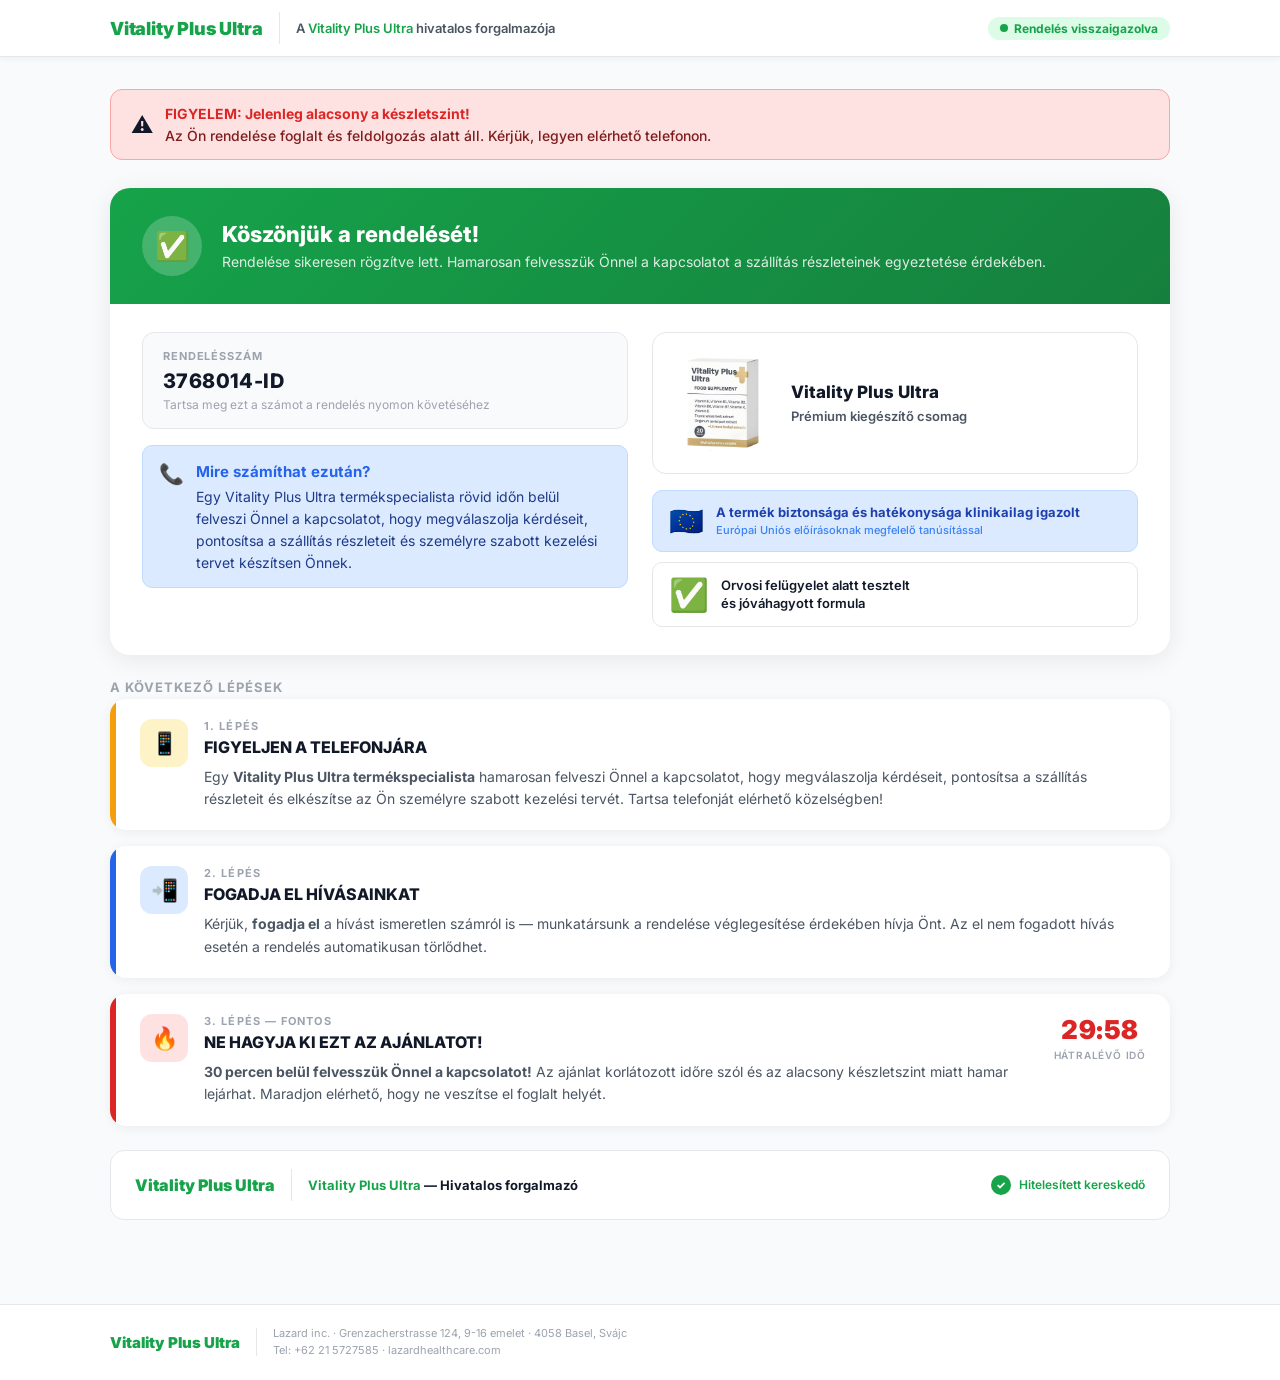
<file: thanks/index.html>
<!DOCTYPE html>
<html lang="hu">
<head>
  <title>Köszönjük a rendelést! | Vitality Plus Ultra</title>
  <meta charset="UTF-8">
  <meta name="viewport" content="width=device-width, initial-scale=1">
  <meta name="description" content="Köszönjük a Vitality Plus Ultra megrendelését. Hamarosan felvesszük Önnel a kapcsolatot.">
  <link rel="shortcut icon" href="favicon.ico">
  <link rel="preconnect" href="https://fonts.googleapis.com">
  <link rel="preconnect" href="https://fonts.gstatic.com" crossorigin>
  <link href="https://fonts.googleapis.com/css2?family=Inter:wght@400;500;600;700;800;900&display=swap" rel="stylesheet">
  <style>
    *, *::before, *::after { box-sizing: border-box; margin: 0; padding: 0; }

    :root {
      --green:       #16a34a;
      --green-light: #dcfce7;
      --green-mid:   #22c55e;
      --amber:       #f59e0b;
      --amber-light: #fef3c7;
      --red:         #dc2626;
      --red-light:   #fee2e2;
      --blue:        #2563eb;
      --blue-light:  #dbeafe;
      --gray-50:     #f9fafb;
      --gray-100:    #f3f4f6;
      --gray-200:    #e5e7eb;
      --gray-400:    #9ca3af;
      --gray-600:    #4b5563;
      --gray-800:    #1f2937;
      --gray-900:    #111827;
    }

    body {
      font-family: 'Inter', sans-serif;
      background: var(--gray-50);
      color: var(--gray-900);
      min-height: 100vh;
    }

    /* ── HEADER ── */
    .header {
      background: #fff;
      border-bottom: 1px solid var(--gray-200);
      padding: 12px 0;
      position: sticky;
      top: 0;
      z-index: 100;
      box-shadow: 0 1px 8px rgba(0,0,0,.06);
    }
    .header-inner {
      max-width: 1100px;
      margin: 0 auto;
      padding: 0 20px;
      display: flex;
      align-items: center;
      gap: 16px;
    }
    .header__logo-text {
      font-size: 18px;
      font-weight: 900;
      color: var(--green);
      letter-spacing: -.01em;
      text-decoration: none;
    }
    .header__divider {
      width: 1px;
      height: 32px;
      background: var(--gray-200);
    }
    .header__label {
      font-size: 13px;
      font-weight: 600;
      color: var(--gray-600);
    }
    .header__label span { color: var(--green); }
    .header__badge {
      margin-left: auto;
      display: flex;
      align-items: center;
      gap: 6px;
      background: var(--green-light);
      color: var(--green);
      font-size: 12px;
      font-weight: 700;
      padding: 4px 12px;
      border-radius: 999px;
    }
    .header__badge::before {
      content: '';
      width: 8px; height: 8px;
      background: var(--green);
      border-radius: 50%;
      animation: pulse-dot 1.5s infinite;
    }
    @keyframes pulse-dot {
      0%,100% { opacity:1; transform:scale(1); }
      50%      { opacity:.5; transform:scale(1.3); }
    }

    /* ── LAYOUT ── */
    .page-wrap {
      max-width: 1100px;
      margin: 0 auto;
      padding: 32px 20px 60px;
    }

    /* ── STOCK ALERT ── */
    .stock-alert {
      display: flex;
      align-items: center;
      gap: 12px;
      background: var(--red-light);
      border: 1.5px solid #fca5a5;
      border-radius: 12px;
      padding: 14px 20px;
      margin-bottom: 28px;
      animation: slide-in .5s ease;
    }
    .stock-alert__icon { font-size: 22px; flex-shrink: 0; }
    .stock-alert__text { font-size: 14px; font-weight: 700; color: var(--red); line-height: 1.4; }
    .stock-alert__text span { display: block; font-weight: 500; color: #7f1d1d; margin-top: 2px; }

    /* ── SUCCESS CARD ── */
    .success-card {
      background: #fff;
      border-radius: 20px;
      box-shadow: 0 4px 24px rgba(0,0,0,.08);
      overflow: hidden;
      margin-bottom: 24px;
      animation: slide-in .5s ease .1s both;
    }
    .success-card__top {
      background: linear-gradient(135deg, #16a34a 0%, #15803d 100%);
      padding: 28px 32px;
      display: flex;
      align-items: center;
      gap: 20px;
    }
    .success-icon {
      width: 60px; height: 60px;
      background: rgba(255,255,255,.2);
      border-radius: 50%;
      display: flex; align-items: center; justify-content: center;
      font-size: 28px;
      flex-shrink: 0;
    }
    .success-card__top-text h1 {
      font-size: 22px;
      font-weight: 800;
      color: #fff;
      margin-bottom: 4px;
    }
    .success-card__top-text p {
      font-size: 14px;
      color: rgba(255,255,255,.85);
      line-height: 1.5;
    }

    .success-card__body {
      padding: 28px 32px;
      display: grid;
      grid-template-columns: 1fr 1fr;
      gap: 24px;
    }
    @media (max-width: 680px) {
      .success-card__body { grid-template-columns: 1fr; }
      .success-card__top { padding: 20px; }
      .success-card__top-text h1 { font-size: 18px; }
    }

    /* Order info left */
    .order-meta { display: flex; flex-direction: column; gap: 16px; }

    .order-number-box {
      background: var(--gray-50);
      border: 1.5px solid var(--gray-200);
      border-radius: 12px;
      padding: 16px 20px;
    }
    .order-number-box__label {
      font-size: 11px;
      font-weight: 700;
      text-transform: uppercase;
      letter-spacing: .08em;
      color: var(--gray-400);
      margin-bottom: 6px;
    }
    .order-number-box__value {
      font-size: 20px;
      font-weight: 800;
      color: var(--gray-900);
      letter-spacing: .02em;
    }
    .order-number-box__sub {
      font-size: 12px;
      color: var(--gray-400);
      margin-top: 4px;
    }

    .info-row {
      display: flex;
      align-items: flex-start;
      gap: 12px;
      padding: 14px 16px;
      border-radius: 10px;
      background: var(--blue-light);
      border: 1px solid #bfdbfe;
    }
    .info-row__icon { font-size: 20px; flex-shrink: 0; margin-top: 2px; }
    .info-row__text { font-size: 14px; color: #1e3a8a; line-height: 1.55; }
    .info-row__text strong { display: block; font-size: 15px; margin-bottom: 3px; color: var(--blue); }

    /* Product right */
    .product-panel { display: flex; flex-direction: column; gap: 16px; }

    .product-box {
      border: 1.5px solid var(--gray-200);
      border-radius: 14px;
      padding: 20px;
      display: flex;
      align-items: center;
      gap: 18px;
    }
    .product-box__img {
      width: 100px;
      flex-shrink: 0;
      border-radius: 8px;
      object-fit: contain;
    }
    .product-box__info { flex: 1; }
    .product-box__name {
      font-size: 17px;
      font-weight: 800;
      color: var(--gray-900);
      margin-bottom: 6px;
    }
    .product-box__qty {
      font-size: 13px;
      font-weight: 600;
      color: var(--gray-600);
    }

    /* Badges */
    .badges { display: flex; flex-direction: column; gap: 10px; }
    .badge-row {
      display: flex;
      align-items: center;
      gap: 12px;
      padding: 12px 16px;
      border-radius: 10px;
      border: 1.5px solid var(--gray-200);
      background: #fff;
    }
    .badge-row img { height: 40px; flex-shrink: 0; object-fit: contain; }
    .badge-row__text { font-size: 13px; font-weight: 600; color: var(--gray-700); line-height: 1.4; }

    /* EU badge */
    .eu-badge {
      display: flex;
      align-items: center;
      gap: 12px;
      padding: 12px 16px;
      border-radius: 10px;
      border: 1.5px solid #bfdbfe;
      background: var(--blue-light);
    }
    .eu-flag { font-size: 28px; flex-shrink: 0; }
    .eu-badge__text { font-size: 13px; font-weight: 700; color: #1e40af; line-height: 1.4; }
    .eu-badge__text span { display: block; font-size: 11px; font-weight: 500; color: #3b82f6; margin-top: 2px; }

    /* ── TRIGGERS SECTION ── */
    .triggers-section {
      display: flex;
      flex-direction: column;
      gap: 16px;
      margin-bottom: 24px;
    }
    .triggers-section__title {
      font-size: 13px;
      font-weight: 700;
      text-transform: uppercase;
      letter-spacing: .08em;
      color: var(--gray-400);
      margin-bottom: 4px;
    }

    .trigger-card {
      background: #fff;
      border-radius: 16px;
      box-shadow: 0 2px 12px rgba(0,0,0,.06);
      overflow: hidden;
      display: flex;
      align-items: stretch;
      opacity: 0;
      transform: translateY(16px);
      transition: opacity .5s ease, transform .5s ease, box-shadow .3s;
    }
    .trigger-card.visible {
      opacity: 1;
      transform: translateY(0);
    }
    .trigger-card:hover { box-shadow: 0 6px 24px rgba(0,0,0,.1); }

    .trigger-card__accent {
      width: 6px;
      flex-shrink: 0;
      background: var(--amber);
    }
    .trigger-card__accent.red   { background: var(--red); }
    .trigger-card__accent.blue  { background: var(--blue); }

    .trigger-card__body {
      padding: 20px 24px;
      flex: 1;
      display: flex;
      align-items: flex-start;
      gap: 16px;
    }

    .trigger-card__icon-wrap {
      width: 48px; height: 48px;
      border-radius: 12px;
      display: flex; align-items: center; justify-content: center;
      font-size: 22px;
      flex-shrink: 0;
    }
    .icon-amber { background: var(--amber-light); }
    .icon-red   { background: var(--red-light); }
    .icon-blue  { background: var(--blue-light); }

    .trigger-card__content { flex: 1; }
    .trigger-card__step {
      font-size: 11px;
      font-weight: 700;
      text-transform: uppercase;
      letter-spacing: .1em;
      color: var(--gray-400);
      margin-bottom: 4px;
    }
    .trigger-card__heading {
      font-size: 16px;
      font-weight: 800;
      color: var(--gray-900);
      margin-bottom: 8px;
      line-height: 1.3;
    }
    .trigger-card__text {
      font-size: 14px;
      color: var(--gray-600);
      line-height: 1.6;
    }

    .trigger-card__timer {
      display: flex;
      flex-direction: column;
      align-items: center;
      justify-content: center;
      gap: 4px;
      flex-shrink: 0;
      padding-left: 16px;
    }
    .timer-display {
      font-size: 26px;
      font-weight: 900;
      color: var(--red);
      font-variant-numeric: tabular-nums;
      letter-spacing: .02em;
    }
    .timer-label {
      font-size: 10px;
      font-weight: 600;
      text-transform: uppercase;
      letter-spacing: .08em;
      color: var(--gray-400);
    }

    /* ── DISTRIBUTOR ── */
    .distributor-bar {
      background: #fff;
      border: 1.5px solid var(--gray-200);
      border-radius: 14px;
      padding: 18px 24px;
      display: flex;
      align-items: center;
      gap: 16px;
      margin-bottom: 24px;
      animation: slide-in .5s ease .4s both;
    }
    .distributor-bar img { height: 36px; flex-shrink: 0; }
    .distributor-bar__divider { width:1px; height:32px; background:var(--gray-200); }
    .distributor-bar__text { font-size: 13px; font-weight: 700; color: var(--gray-700); }
    .distributor-bar__text span { color: var(--green); }
    .distributor-bar__seal {
      margin-left: auto;
      display: flex;
      align-items: center;
      gap: 8px;
      font-size: 12px;
      font-weight: 600;
      color: var(--green);
    }
    .distributor-bar__seal::before {
      content: '✓';
      width: 20px; height: 20px;
      background: var(--green);
      color: #fff;
      border-radius: 50%;
      display: flex; align-items: center; justify-content: center;
      font-size: 11px;
      font-weight: 800;
    }

    /* ── FOOTER ── */
    .footer {
      border-top: 1px solid var(--gray-200);
      background: #fff;
      padding: 20px 0;
    }
    .footer-inner {
      max-width: 1100px;
      margin: 0 auto;
      padding: 0 20px;
      display: flex;
      align-items: center;
      gap: 16px;
      flex-wrap: wrap;
    }
    .footer__logo-text {
      font-size: 15px;
      font-weight: 900;
      color: var(--green);
      text-decoration: none;
    }
    .footer__divider { width:1px; height:28px; background:var(--gray-200); }
    .footer__info { font-size: 11px; color: var(--gray-400); line-height: 1.6; }
    .footer__info a { color: var(--gray-400); text-decoration: none; }
    .footer__info a:hover { color: var(--blue); }

    @keyframes slide-in {
      from { opacity:0; transform:translateY(16px); }
      to   { opacity:1; transform:translateY(0); }
    }

    @media (max-width: 480px) {
      .trigger-card__body { flex-direction: column; gap: 12px; }
      .trigger-card__timer { flex-direction: row; padding-left: 0; padding-top: 8px; border-top: 1px solid var(--gray-100); width: 100%; justify-content: flex-start; }
      .distributor-bar__seal { display: none; }
      .product-box { flex-direction: column; text-align: center; }
      .product-box__img { width: 120px; }
      .header__badge { display: none; }
    }
  </style>
</head>
<body>

  <!-- ── HEADER ── -->
  <header class="header">
    <div class="header-inner">
      <div class="header__logo">
        <a href="#" class="header__logo-text">Vitality Plus Ultra</a>
      </div>
      <div class="header__divider"></div>
      <p class="header__label">A <span>Vitality Plus Ultra</span> hivatalos forgalmazója</p>
      <div class="header__badge">Rendelés visszaigazolva</div>
    </div>
  </header>

  <!-- ── MAIN ── -->
  <main>
    <div class="page-wrap">

      <!-- Stock Alert -->
      <div class="stock-alert">
        <div class="stock-alert__icon">⚠️</div>
        <div class="stock-alert__text">
          FIGYELEM: Jelenleg alacsony a készletszint!
          <span>Az Ön rendelése foglalt és feldolgozás alatt áll. Kérjük, legyen elérhető telefonon.</span>
        </div>
      </div>

      <!-- Success Card -->
      <div class="success-card">
        <div class="success-card__top">
          <div class="success-icon">✅</div>
          <div class="success-card__top-text">
            <h1>Köszönjük a rendelését!</h1>
            <p>Rendelése sikeresen rögzítve lett. Hamarosan felvesszük Önnel a kapcsolatot a szállítás részleteinek egyeztetése érdekében.</p>
          </div>
        </div>
        <div class="success-card__body">

          <!-- LEFT: Order Info -->
          <div class="order-meta">
            <div class="order-number-box">
              <div class="order-number-box__label">Rendelésszám</div>
              <div class="order-number-box__value" id="orderNumber">– – –</div>
              <div class="order-number-box__sub">Tartsa meg ezt a számot a rendelés nyomon követéséhez</div>
            </div>

            <div class="info-row">
              <div class="info-row__icon">📞</div>
              <div class="info-row__text">
                <strong>Mire számíthat ezután?</strong>
                Egy Vitality Plus Ultra termékspecialista rövid időn belül felveszi Önnel a kapcsolatot, hogy megválaszolja kérdéseit, pontosítsa a szállítás részleteit és személyre szabott kezelési tervet készítsen Önnek.
              </div>
            </div>
          </div>

          <!-- RIGHT: Product + Badges -->
          <div class="product-panel">
            <div class="product-box">
              <img class="product-box__img"
                   src="../assets/images/product.png"
                   alt="Vitality Plus Ultra termék">
              <div class="product-box__info">
                <div class="product-box__name">Vitality Plus Ultra</div>
                <div class="product-box__qty">Prémium kiegészítő csomag</div>
              </div>
            </div>

            <div class="badges">
              <div class="eu-badge">
                <div class="eu-flag">🇪🇺</div>
                <div class="eu-badge__text">
                  A termék biztonsága és hatékonysága klinikailag igazolt
                  <span>Európai Uniós előírásoknak megfelelő tanúsítással</span>
                </div>
              </div>
              <div class="badge-row">
                <div style="font-size:32px;flex-shrink:0;">✅</div>
                <div class="badge-row__text">Orvosi felügyelet alatt tesztelt<br>és jóváhagyott formula</div>
              </div>
            </div>
          </div>

        </div>
      </div>

      <!-- ── TRIGGERS ── -->
      <div class="triggers-section__title">A következő lépések</div>
      <div class="triggers-section">

        <!-- Trigger 1 -->
        <div class="trigger-card" id="trigger1">
          <div class="trigger-card__accent"></div>
          <div class="trigger-card__body">
            <div class="trigger-card__icon-wrap icon-amber">📱</div>
            <div class="trigger-card__content">
              <div class="trigger-card__step">1. lépés</div>
              <div class="trigger-card__heading">FIGYELJEN A TELEFONJÁRA</div>
              <div class="trigger-card__text">
                Egy <strong>Vitality Plus Ultra termékspecialista</strong> hamarosan felveszi Önnel a kapcsolatot, hogy megválaszolja kérdéseit, pontosítsa a szállítás részleteit és elkészítse az Ön személyre szabott kezelési tervét. Tartsa telefonját elérhető közelségben!
              </div>
            </div>
          </div>
        </div>

        <!-- Trigger 2 -->
        <div class="trigger-card" id="trigger2">
          <div class="trigger-card__accent blue"></div>
          <div class="trigger-card__body">
            <div class="trigger-card__icon-wrap icon-blue">📲</div>
            <div class="trigger-card__content">
              <div class="trigger-card__step">2. lépés</div>
              <div class="trigger-card__heading">FOGADJA EL HÍVÁSAINKAT</div>
              <div class="trigger-card__text">
                Kérjük, <strong>fogadja el</strong> a hívást ismeretlen számról is — munkatársunk a rendelése véglegesítése érdekében hívja Önt. Az el nem fogadott hívás esetén a rendelés automatikusan törlődhet.
              </div>
            </div>
          </div>
        </div>

        <!-- Trigger 3 – with countdown -->
        <div class="trigger-card" id="trigger3">
          <div class="trigger-card__accent red"></div>
          <div class="trigger-card__body">
            <div class="trigger-card__icon-wrap icon-red">🔥</div>
            <div class="trigger-card__content">
              <div class="trigger-card__step">3. lépés — FONTOS</div>
              <div class="trigger-card__heading">NE HAGYJA KI EZT AZ AJÁNLATOT!</div>
              <div class="trigger-card__text">
                <strong>30 percen belül felvesszük Önnel a kapcsolatot!</strong> Az ajánlat korlátozott időre szól és az alacsony készletszint miatt hamar lejárhat. Maradjon elérhető, hogy ne veszítse el foglalt helyét.
              </div>
            </div>
            <div class="trigger-card__timer">
              <div class="timer-display" id="countdown">30:00</div>
              <div class="timer-label">hátralévő idő</div>
            </div>
          </div>
        </div>

      </div>

      <!-- ── DISTRIBUTOR BAR ── -->
      <div class="distributor-bar">
        <span style="font-size:16px;font-weight:900;color:var(--green);">Vitality Plus Ultra</span>
        <div class="distributor-bar__divider"></div>
        <div class="distributor-bar__text">
          <span>Vitality Plus Ultra</span> — Hivatalos forgalmazó
        </div>
        <div class="distributor-bar__seal">Hitelesített kereskedő</div>
      </div>

    </div>
  </main>

  <!-- ── FOOTER ── -->
  <footer class="footer">
    <div class="footer-inner">
      <div class="footer__logo">
        <a href="#" class="footer__logo-text">Vitality Plus Ultra</a>
      </div>
      <div class="footer__divider"></div>
      <div class="footer__info">
        Lazard inc. · Grenzacherstrasse 124, 9-16 emelet · 4058 Basel, Svájc<br>
        Tel: <a href="tel:+62215727585">+62 21 5727585</a> · <a href="http://lazardhealthcare.com" target="_blank">lazardhealthcare.com</a>
      </div>
    </div>
  </footer>

  <script>
    /* ── ORDER NUMBER ── */
    function randomOrderId() {
      return Math.floor(1000000 + Math.random() * 9000000) + '-ID';
    }
    document.getElementById('orderNumber').textContent = randomOrderId();

    /* ── STAGGERED TRIGGER REVEAL ── */
    var triggers = ['trigger1', 'trigger2', 'trigger3'];
    triggers.forEach(function(id, i) {
      setTimeout(function() {
        var el = document.getElementById(id);
        if (el) el.classList.add('visible');
      }, 300 + i * 350);
    });

    /* ── COUNTDOWN (30 min) ── */
    var COUNTDOWN_KEY = 'vpu_countdown_end';
    var endTime = parseInt(localStorage.getItem(COUNTDOWN_KEY), 10);
    if (!endTime || endTime <= Date.now()) {
      endTime = Date.now() + 30 * 60 * 1000;
      localStorage.setItem(COUNTDOWN_KEY, endTime);
    }

    function updateCountdown() {
      var remaining = Math.max(0, endTime - Date.now());
      var mins = Math.floor(remaining / 60000);
      var secs = Math.floor((remaining % 60000) / 1000);
      document.getElementById('countdown').textContent =
        String(mins).padStart(2, '0') + ':' + String(secs).padStart(2, '0');
      if (remaining > 0) {
        setTimeout(updateCountdown, 1000);
      } else {
        document.getElementById('countdown').textContent = '00:00';
      }
    }
    updateCountdown();
  </script>
</body>
</html>
</file>
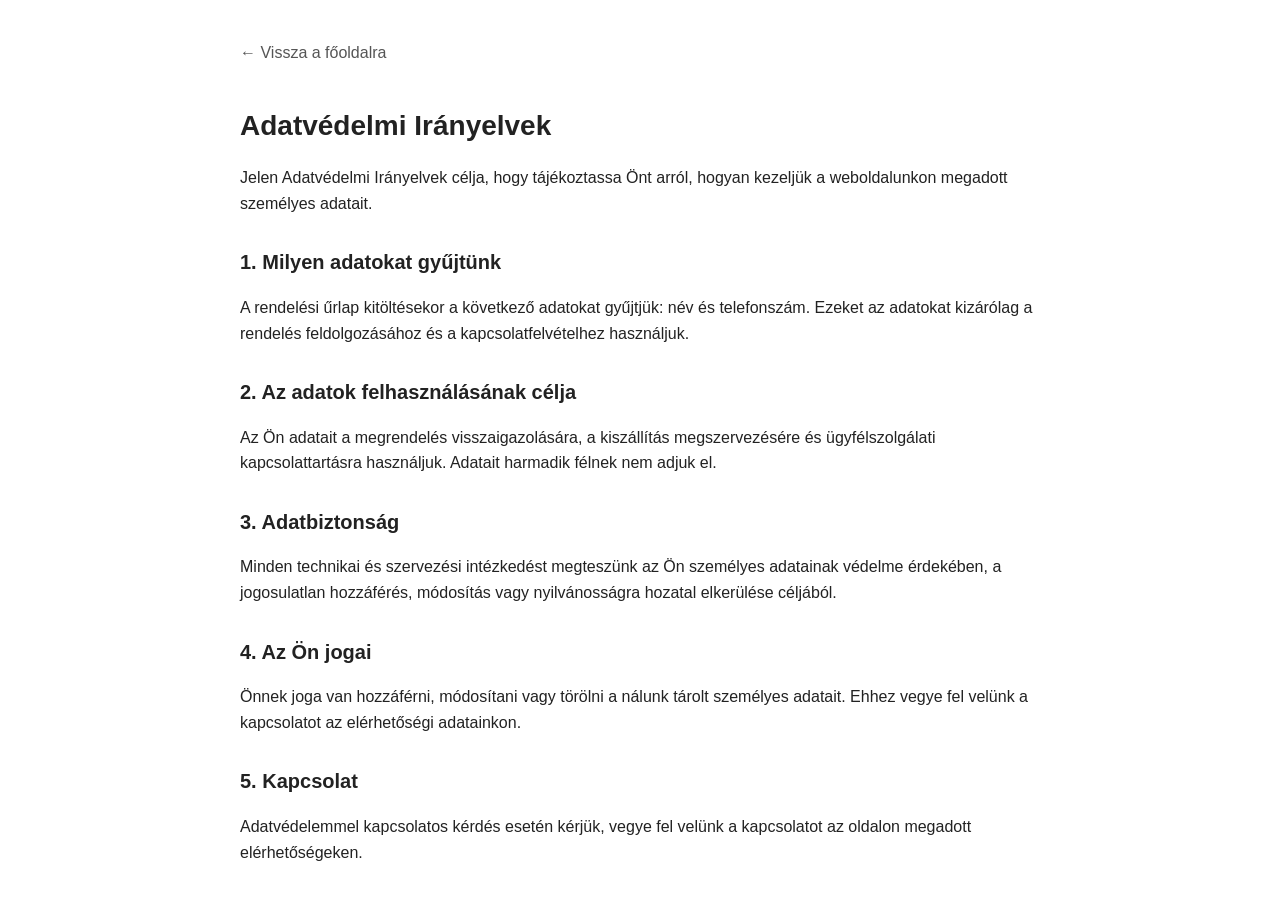
<file: adatvedelmi-iranyelvek.html>
<!DOCTYPE html>
<html lang="hu-HU">
<head>
  <meta charset="UTF-8">
  <meta name="viewport" content="initial-scale=1.0, width=device-width">
  <title>Adatvédelmi Irányelvek - Vitality Plus Ultra</title>
  <meta name="robots" content="noindex, follow">
  <style>
    body { font-family: Arial, sans-serif; max-width: 800px; margin: 40px auto; padding: 0 20px; line-height: 1.6; color: #222; }
    h1 { font-size: 28px; margin-bottom: 10px; }
    h2 { font-size: 20px; margin-top: 30px; }
    a.back { display: inline-block; margin-bottom: 20px; text-decoration: none; color: #555; }
  </style>
</head>
<body>
  <a class="back" href="/">&larr; Vissza a főoldalra</a>
  <h1>Adatvédelmi Irányelvek</h1>
  <p>Jelen Adatvédelmi Irányelvek célja, hogy tájékoztassa Önt arról, hogyan kezeljük a weboldalunkon megadott személyes adatait.</p>

  <h2>1. Milyen adatokat gyűjtünk</h2>
  <p>A rendelési űrlap kitöltésekor a következő adatokat gyűjtjük: név és telefonszám. Ezeket az adatokat kizárólag a rendelés feldolgozásához és a kapcsolatfelvételhez használjuk.</p>

  <h2>2. Az adatok felhasználásának célja</h2>
  <p>Az Ön adatait a megrendelés visszaigazolására, a kiszállítás megszervezésére és ügyfélszolgálati kapcsolattartásra használjuk. Adatait harmadik félnek nem adjuk el.</p>

  <h2>3. Adatbiztonság</h2>
  <p>Minden technikai és szervezési intézkedést megteszünk az Ön személyes adatainak védelme érdekében, a jogosulatlan hozzáférés, módosítás vagy nyilvánosságra hozatal elkerülése céljából.</p>

  <h2>4. Az Ön jogai</h2>
  <p>Önnek joga van hozzáférni, módosítani vagy törölni a nálunk tárolt személyes adatait. Ehhez vegye fel velünk a kapcsolatot az elérhetőségi adatainkon.</p>

  <h2>5. Kapcsolat</h2>
  <p>Adatvédelemmel kapcsolatos kérdés esetén kérjük, vegye fel velünk a kapcsolatot az oldalon megadott elérhetőségeken.</p>
</body>
</html>
</file>
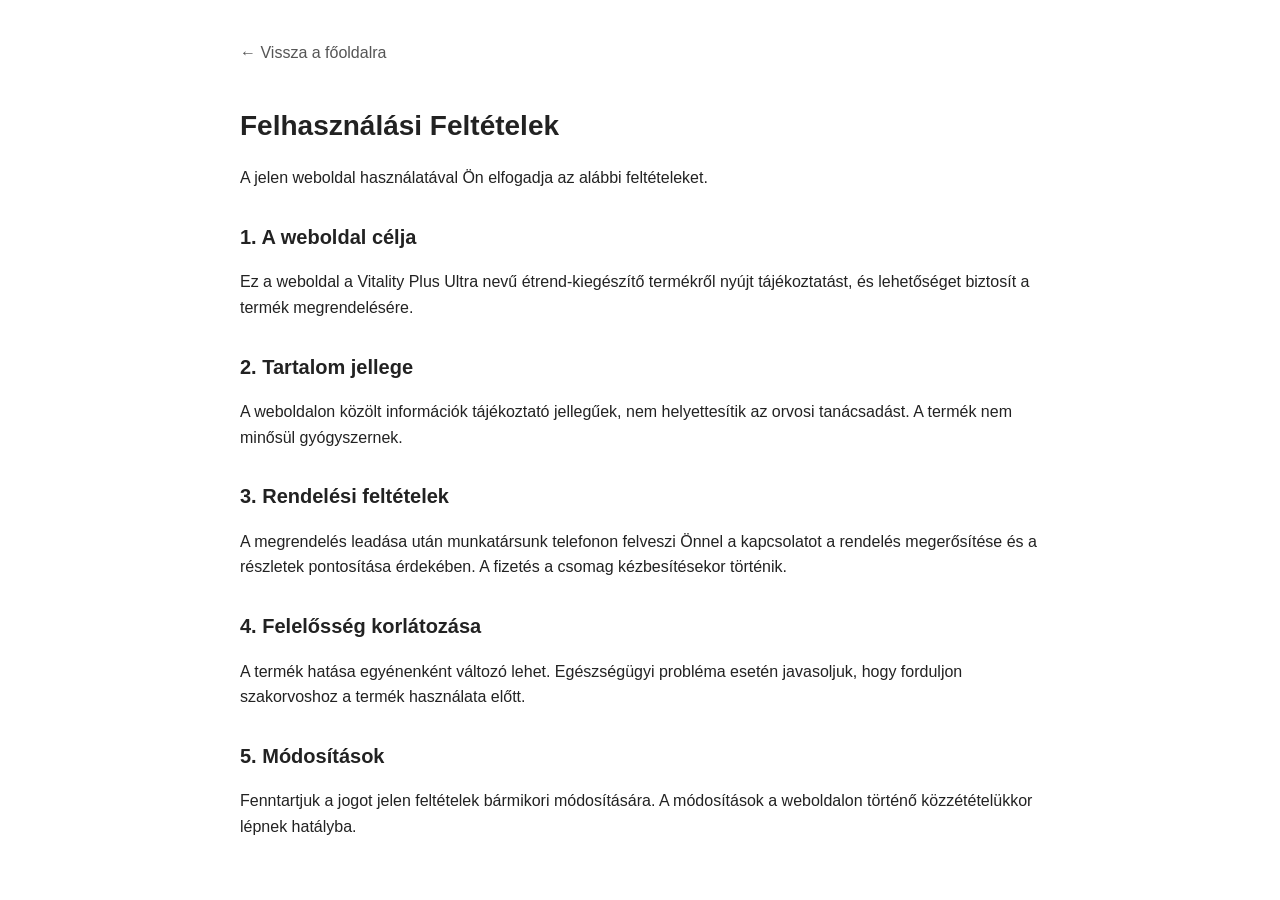
<file: felhasznalasi-feltetelek.html>
<!DOCTYPE html>
<html lang="hu-HU">
<head>
  <meta charset="UTF-8">
  <meta name="viewport" content="initial-scale=1.0, width=device-width">
  <title>Felhasználási Feltételek - Vitality Plus Ultra</title>
  <meta name="robots" content="noindex, follow">
  <style>
    body { font-family: Arial, sans-serif; max-width: 800px; margin: 40px auto; padding: 0 20px; line-height: 1.6; color: #222; }
    h1 { font-size: 28px; margin-bottom: 10px; }
    h2 { font-size: 20px; margin-top: 30px; }
    a.back { display: inline-block; margin-bottom: 20px; text-decoration: none; color: #555; }
  </style>
</head>
<body>
  <a class="back" href="/">&larr; Vissza a főoldalra</a>
  <h1>Felhasználási Feltételek</h1>
  <p>A jelen weboldal használatával Ön elfogadja az alábbi feltételeket.</p>

  <h2>1. A weboldal célja</h2>
  <p>Ez a weboldal a Vitality Plus Ultra nevű étrend-kiegészítő termékről nyújt tájékoztatást, és lehetőséget biztosít a termék megrendelésére.</p>

  <h2>2. Tartalom jellege</h2>
  <p>A weboldalon közölt információk tájékoztató jellegűek, nem helyettesítik az orvosi tanácsadást. A termék nem minősül gyógyszernek.</p>

  <h2>3. Rendelési feltételek</h2>
  <p>A megrendelés leadása után munkatársunk telefonon felveszi Önnel a kapcsolatot a rendelés megerősítése és a részletek pontosítása érdekében. A fizetés a csomag kézbesítésekor történik.</p>

  <h2>4. Felelősség korlátozása</h2>
  <p>A termék hatása egyénenként változó lehet. Egészségügyi probléma esetén javasoljuk, hogy forduljon szakorvoshoz a termék használata előtt.</p>

  <h2>5. Módosítások</h2>
  <p>Fenntartjuk a jogot jelen feltételek bármikori módosítására. A módosítások a weboldalon történő közzétételükkor lépnek hatályba.</p>
</body>
</html>
</file>
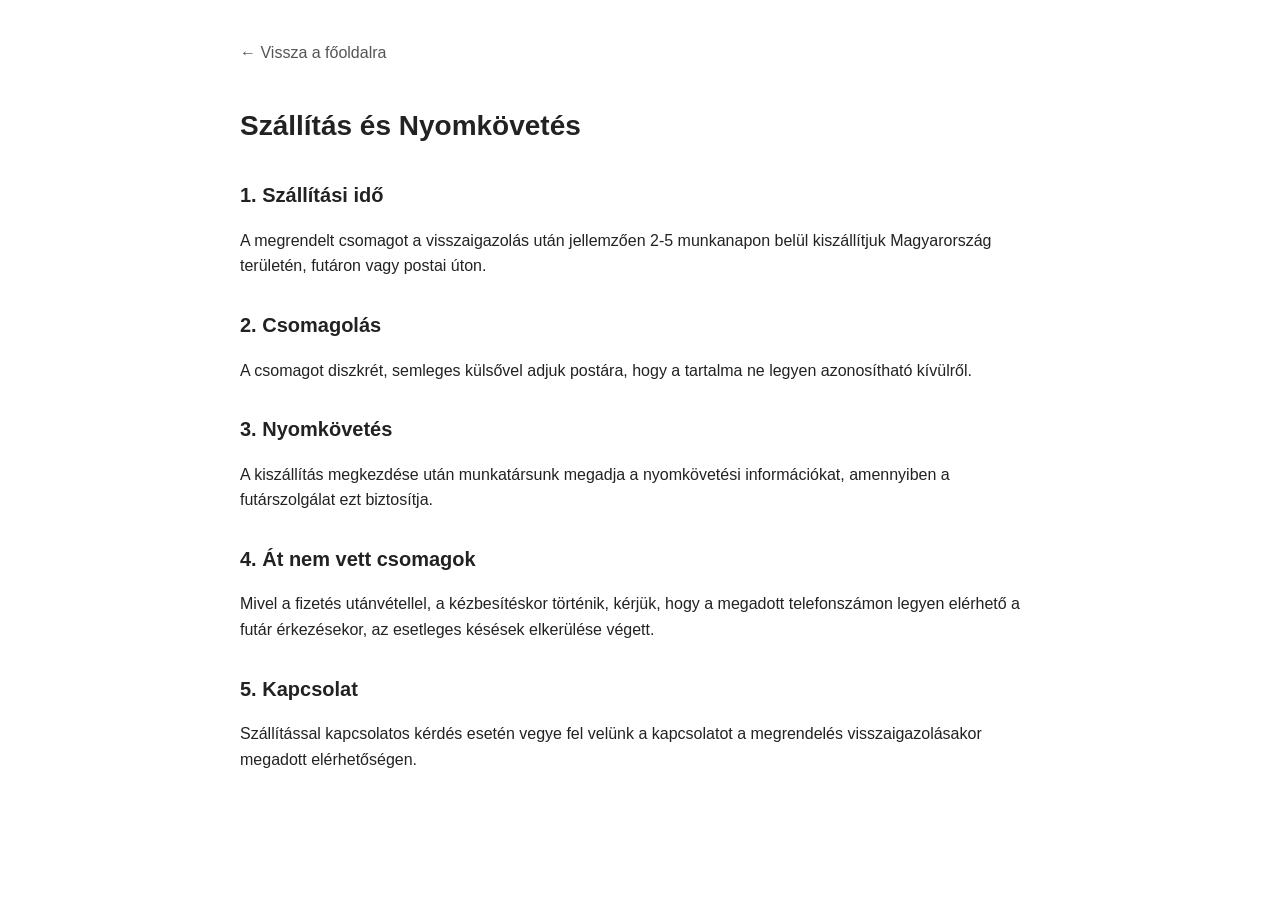
<file: szallitas-es-nyomkoveles.html>
<!DOCTYPE html>
<html lang="hu-HU">
<head>
  <meta charset="UTF-8">
  <meta name="viewport" content="initial-scale=1.0, width=device-width">
  <title>Szállítás és Nyomkövetés - Vitality Plus Ultra</title>
  <meta name="robots" content="noindex, follow">
  <style>
    body { font-family: Arial, sans-serif; max-width: 800px; margin: 40px auto; padding: 0 20px; line-height: 1.6; color: #222; }
    h1 { font-size: 28px; margin-bottom: 10px; }
    h2 { font-size: 20px; margin-top: 30px; }
    a.back { display: inline-block; margin-bottom: 20px; text-decoration: none; color: #555; }
  </style>
</head>
<body>
  <a class="back" href="/">&larr; Vissza a főoldalra</a>
  <h1>Szállítás és Nyomkövetés</h1>

  <h2>1. Szállítási idő</h2>
  <p>A megrendelt csomagot a visszaigazolás után jellemzően 2-5 munkanapon belül kiszállítjuk Magyarország területén, futáron vagy postai úton.</p>

  <h2>2. Csomagolás</h2>
  <p>A csomagot diszkrét, semleges külsővel adjuk postára, hogy a tartalma ne legyen azonosítható kívülről.</p>

  <h2>3. Nyomkövetés</h2>
  <p>A kiszállítás megkezdése után munkatársunk megadja a nyomkövetési információkat, amennyiben a futárszolgálat ezt biztosítja.</p>

  <h2>4. Át nem vett csomagok</h2>
  <p>Mivel a fizetés utánvétellel, a kézbesítéskor történik, kérjük, hogy a megadott telefonszámon legyen elérhető a futár érkezésekor, az esetleges késések elkerülése végett.</p>

  <h2>5. Kapcsolat</h2>
  <p>Szállítással kapcsolatos kérdés esetén vegye fel velünk a kapcsolatot a megrendelés visszaigazolásakor megadott elérhetőségen.</p>
</body>
</html>
</file>
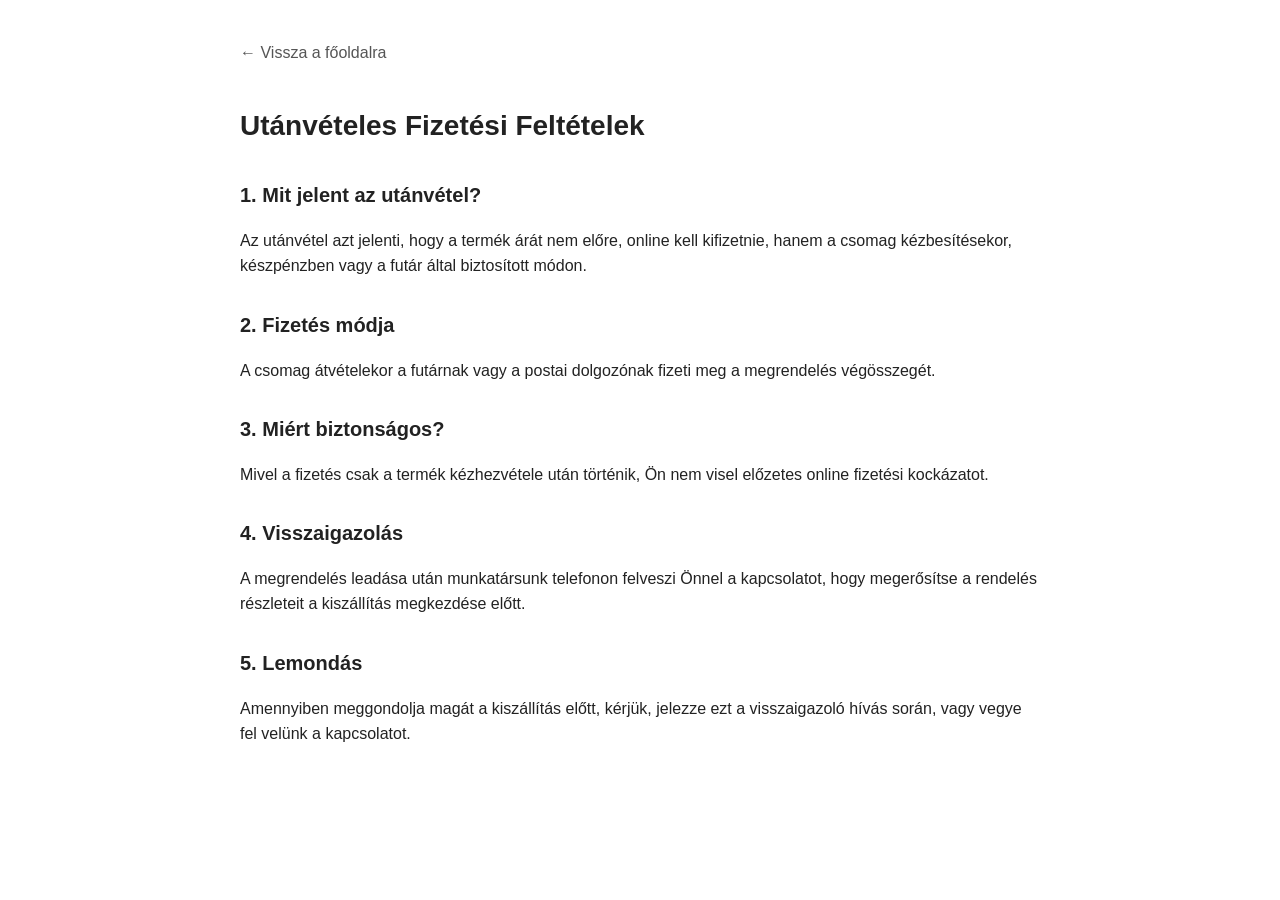
<file: utanveteles-fizetesi-feltetelek.html>
<!DOCTYPE html>
<html lang="hu-HU">
<head>
  <meta charset="UTF-8">
  <meta name="viewport" content="initial-scale=1.0, width=device-width">
  <title>Utánvételes Fizetési Feltételek - Vitality Plus Ultra</title>
  <meta name="robots" content="noindex, follow">
  <style>
    body { font-family: Arial, sans-serif; max-width: 800px; margin: 40px auto; padding: 0 20px; line-height: 1.6; color: #222; }
    h1 { font-size: 28px; margin-bottom: 10px; }
    h2 { font-size: 20px; margin-top: 30px; }
    a.back { display: inline-block; margin-bottom: 20px; text-decoration: none; color: #555; }
  </style>
</head>
<body>
  <a class="back" href="/">&larr; Vissza a főoldalra</a>
  <h1>Utánvételes Fizetési Feltételek</h1>

  <h2>1. Mit jelent az utánvétel?</h2>
  <p>Az utánvétel azt jelenti, hogy a termék árát nem előre, online kell kifizetnie, hanem a csomag kézbesítésekor, készpénzben vagy a futár által biztosított módon.</p>

  <h2>2. Fizetés módja</h2>
  <p>A csomag átvételekor a futárnak vagy a postai dolgozónak fizeti meg a megrendelés végösszegét.</p>

  <h2>3. Miért biztonságos?</h2>
  <p>Mivel a fizetés csak a termék kézhezvétele után történik, Ön nem visel előzetes online fizetési kockázatot.</p>

  <h2>4. Visszaigazolás</h2>
  <p>A megrendelés leadása után munkatársunk telefonon felveszi Önnel a kapcsolatot, hogy megerősítse a rendelés részleteit a kiszállítás megkezdése előtt.</p>

  <h2>5. Lemondás</h2>
  <p>Amennyiben meggondolja magát a kiszállítás előtt, kérjük, jelezze ezt a visszaigazoló hívás során, vagy vegye fel velünk a kapcsolatot.</p>
</body>
</html>
</file>
<file: assets/css/style.min.css>
*, *:before, *:after {
  box-sizing: border-box;
}

select {
  outline: 0;
  -moz-appearance: none;
  appearance: none;
  background: url(../fonts/select-triangle.svg) no-repeat;
  -webkit-appearance: none;
}

select,
select:hover {
  background-size: 10px 10px;
  background-position: right 10px center;
}

select::-ms-expand {
  display: none !important;
  background: 0 0 !important;
  position: fixed;
  border: 0 !important;
  outline: 0;
}

button::-moz-focus-inner,
input::-moz-focus-inner {
  border: 0;
  padding: 0;
}

.slick-slider {
  position: relative;
  display: block;
  box-sizing: border-box;
  -webkit-user-select: none;
  -moz-user-select: none;
  -ms-user-select: none;
  user-select: none;
  -webkit-touch-callout: none;
  -khtml-user-select: none;
  -ms-touch-action: pan-y;
  touch-action: pan-y;
  -webkit-tap-highlight-color: transparent;
}

.slick-list {
  position: relative;
  display: block;
  overflow: hidden;
  margin: 0;
  padding: 0;
}

.slick-list:focus {
  outline: 0;
}

.slick-list.dragging {
  cursor: pointer;
  cursor: hand;
}

.slick-slider .slick-list,
.slick-slider .slick-track {
  -webkit-transform: translate3d(0, 0, 0);
  -moz-transform: translate3d(0, 0, 0);
  -ms-transform: translate3d(0, 0, 0);
  -o-transform: translate3d(0, 0, 0);
  transform: translate3d(0, 0, 0);
}

.slick-track {
  position: relative;
  top: 0;
  left: 0;
  display: block;
  margin-left: auto;
  margin-right: auto;
}

.slick-track:after,
.slick-track:before {
  display: table;
  content: "";
}

.slick-track:after {
  clear: both;
}

.slick-loading .slick-track {
  visibility: hidden;
}

.slick-slide {
  display: none;
  float: left;
  height: 100%;
  min-height: 1px;
}

[dir="rtl"] .slick-slide {
  float: right;
}

.slick-slide img {
  display: block;
}

.slick-slide.slick-loading img {
  display: none;
}

.slick-slide.dragging img {
  pointer-events: none;
}

.slick-initialized .slick-slide {
  display: block;
}

.slick-loading .slick-slide {
  visibility: hidden;
}

.slick-vertical .slick-slide {
  display: block;
  height: auto;
  border: 1px solid transparent;
}

.slick-arrow.slick-hidden {
  display: none;
}

.slick-next,
.slick-prev {
  font-size: 0;
  line-height: 0;
  position: absolute;
  display: block;
  width: 20px;
  height: 20px;
  padding: 0;
  -webkit-transform: translate(0, -50%);
  -ms-transform: translate(0, -50%);
  transform: translate(0, -50%);
  cursor: pointer;
  color: transparent;
  border: none;
  outline: 0;
  background: 0 0;
}

.slick-next:focus,
.slick-next:hover,
.slick-prev:focus,
.slick-prev:hover {
  color: transparent;
  outline: 0;
  background: 0 0;
}

.slick-next:focus:before,
.slick-next:hover:before,
.slick-prev:focus:before,
.slick-prev:hover:before {
  opacity: 1;
}

.slick-next.slick-disabled:before,
.slick-prev.slick-disabled:before {
  opacity: 0.25;
}

.slick-next:before,
.slick-prev:before {
  font-family: slick;
  font-size: 20px;
  line-height: 1;
  opacity: 0.75;
  color: #fff;
  -webkit-font-smoothing: antialiased;
  -moz-osx-font-smoothing: grayscale;
}

.slick-prev {
  left: -25px;
}

[dir="rtl"] .slick-prev {
  right: -25px;
  left: auto;
}

.slick-prev:before {
  content: "ÃƒÂ¢Ã¢â‚¬Â Ã‚Â";
}

[dir="rtl"] .slick-prev:before {
  content: "ÃƒÂ¢Ã¢â‚¬Â Ã¢â‚¬â„¢";
}

.slick-next {
  right: -25px;
}

[dir="rtl"] .slick-next {
  right: auto;
  left: -25px;
}

.slick-next:before {
  content: "ÃƒÂ¢Ã¢â‚¬Â Ã¢â‚¬â„¢";
}

[dir="rtl"] .slick-next:before {
  content: "ÃƒÂ¢Ã¢â‚¬Â Ã‚Â";
}

.slick-dotted.slick-slider {
  margin-bottom: 30px;
}

.slick-dots {
  position: absolute;
  bottom: -25px;
  display: block;
  width: 100%;
  padding: 0;
  margin: 0;
  list-style: none;
  text-align: center;
}

.slick-dots li {
  position: relative;
  display: inline-block;
  width: 20px;
  height: 20px;
  margin: 0 5px;
  padding: 0;
  cursor: pointer;
}

.slick-dots li button {
  font-size: 0;
  line-height: 0;
  display: block;
  width: 20px;
  height: 20px;
  padding: 5px;
  cursor: pointer;
  color: transparent;
  border: 0;
  outline: 0;
  background: 0 0;
}

.slick-dots li button:focus,
.slick-dots li button:hover {
  outline: 0;
}

.slick-dots li button:focus:before,
.slick-dots li button:hover:before {
  opacity: 1;
}

.slick-dots li button:before {
  font-family: slick;
  font-size: 6px;
  line-height: 20px;
  position: absolute;
  top: 0;
  left: 0;
  width: 20px;
  height: 20px;
  content: "ÃƒÂ¢Ã¢â€šÂ¬Ã‚Â¢";
  text-align: center;
  opacity: 0.25;
  color: #000;
  -webkit-font-smoothing: antialiased;
  -moz-osx-font-smoothing: grayscale;
}

.slick-dots li.slick-active button:before {
  opacity: 0.75;
  color: #000;
}

.mCustomScrollbar {
  -ms-touch-action: pinch-zoom;
  touch-action: pinch-zoom;
}

.mCustomScrollbar.mCS_no_scrollbar,
.mCustomScrollbar.mCS_touch_action {
  -ms-touch-action: auto;
  touch-action: auto;
}

.mCustomScrollBox {
  position: relative;
  overflow: hidden;
  height: 100%;
  max-width: 100%;
  outline: 0;
  direction: ltr;
}

.mCSB_container {
  overflow: hidden;
  width: auto;
  height: auto;
}

.mCSB_inside>.mCSB_container {
  margin-right: 30px;
}

.mCSB_container.mCS_no_scrollbar_y.mCS_y_hidden {
  margin-right: 0;
}

.mCS-dir-rtl>.mCSB_inside>.mCSB_container {
  margin-right: 0;
  margin-left: 30px;
}

.mCS-dir-rtl>.mCSB_inside>.mCSB_container.mCS_no_scrollbar_y.mCS_y_hidden {
  margin-left: 0;
}

.stock__top {
  font-size: 16px;
  border-bottom: 1px solid #9daeb7;
  padding-bottom: 4px;
  margin-bottom: 4px;
  color: #fff;
}

.stock {
  -webkit-box-sizing: border-box;
  box-sizing: border-box;
  background-image: -webkit-gradient(linear,
      right top,
      left top,
      from(#3888c9),
      to(#406698));
  background-image: linear-gradient(to left, #3888c9 0, #406698 100%);
  background-color: #388bce;
  display: -webkit-box;
  display: -ms-flexbox;
  display: flex;
  text-align: left;
  -webkit-box-pack: justify;
  -ms-flex-pack: justify;
  justify-content: space-between;
  flex-direction: column;
  width: 100%;
  padding-top: 16px;
  padding-right: 10px;
  padding-left: 10px;
  padding-bottom: 16px;
  font-size: 0;
  border-radius: 3px 3px 0 0;
  flex-wrap: wrap;
  font-size: initial;
  text-align: center;
}

.px22 {
  font-weight: 700;
  color: #fff;
  margin-bottom: 7px;
  font-size: 20px;
}

.stock__bottom {
  font-size: 15px;
  font-weight: 700;
  color: #fff;
}

.mCSB_scrollTools {
  position: absolute;
  width: 16px;
  height: auto;
  left: auto;
  top: 0;
  right: 0;
  bottom: 0;
}

.mCSB_outside+.mCSB_scrollTools {
  right: -26px;
}

.mCS-dir-rtl>.mCSB_inside>.mCSB_scrollTools,
.mCS-dir-rtl>.mCSB_outside+.mCSB_scrollTools {
  right: auto;
  left: 0;
}

.mCS-dir-rtl>.mCSB_outside+.mCSB_scrollTools {
  left: -26px;
}

.mCSB_scrollTools .mCSB_draggerContainer {
  position: absolute;
  width: 5px;
  top: 0;
  left: 0;
  bottom: 0;
  right: 0;
  height: auto;
  background-color: #cbcbce;
}

.mCSB_scrollTools a+.mCSB_draggerContainer {
  margin: 20px 0;
}

.mCSB_scrollTools .mCSB_draggerRail {
  width: 2px;
  height: 100%;
  margin: 0 auto;
  -webkit-border-radius: 16px;
  -moz-border-radius: 16px;
  border-radius: 16px;
}

.mCSB_scrollTools .mCSB_dragger {
  cursor: pointer;
  width: 100%;
  height: 30px;
  z-index: 1;
}

.mCSB_scrollTools .mCSB_dragger .mCSB_dragger_bar {
  position: relative;
  width: 4px;
  height: 100%;
  margin: 0 auto;
  -webkit-border-radius: 16px;
  -moz-border-radius: 16px;
  border-radius: 16px;
  text-align: center;
}

.mCSB_scrollTools .mCSB_buttonDown,
.mCSB_scrollTools .mCSB_buttonUp {
  display: block;
  position: absolute;
  height: 20px;
  width: 100%;
  overflow: hidden;
  margin: 0 auto;
  cursor: pointer;
}

.mCSB_scrollTools .mCSB_buttonDown {
  bottom: 0;
}

.mCSB_horizontal.mCSB_inside>.mCSB_container {
  margin-right: 0;
  margin-bottom: 30px;
}

.mCSB_horizontal.mCSB_outside>.mCSB_container {
  min-height: 100%;
}

.mCSB_horizontal>.mCSB_container.mCS_no_scrollbar_x.mCS_x_hidden {
  margin-bottom: 0;
}

.mCSB_scrollTools.mCSB_scrollTools_horizontal {
  width: auto;
  height: 16px;
  top: auto;
  right: 0;
  bottom: 0;
  left: 0;
}

.mCustomScrollBox+.mCSB_scrollTools+.mCSB_scrollTools.mCSB_scrollTools_horizontal,
.mCustomScrollBox+.mCSB_scrollTools.mCSB_scrollTools_horizontal {
  bottom: -26px;
}

.mCSB_scrollTools.mCSB_scrollTools_horizontal a+.mCSB_draggerContainer {
  margin: 0 20px;
}

.mCSB_scrollTools.mCSB_scrollTools_horizontal .mCSB_draggerRail {
  width: 100%;
  height: 2px;
  margin: 7px 0;
}

.mCSB_scrollTools.mCSB_scrollTools_horizontal .mCSB_dragger {
  width: 30px;
  height: 100%;
  left: 0;
}

.mCSB_scrollTools.mCSB_scrollTools_horizontal .mCSB_dragger .mCSB_dragger_bar {
  width: 100%;
  height: 4px;
  margin: 6px auto;
}

.mCSB_scrollTools.mCSB_scrollTools_horizontal .mCSB_buttonLeft,
.mCSB_scrollTools.mCSB_scrollTools_horizontal .mCSB_buttonRight {
  display: block;
  position: absolute;
  width: 20px;
  height: 100%;
  overflow: hidden;
  margin: 0 auto;
  cursor: pointer;
}

.mCSB_scrollTools.mCSB_scrollTools_horizontal .mCSB_buttonLeft {
  left: 0;
}

.mCSB_scrollTools.mCSB_scrollTools_horizontal .mCSB_buttonRight {
  right: 0;
}

.mCSB_container_wrapper {
  position: absolute;
  height: auto;
  width: auto;
  overflow: hidden;
  top: 0;
  left: 0;
  right: 0;
  bottom: 0;
  margin-right: 30px;
  margin-bottom: 30px;
}

.mCSB_container_wrapper>.mCSB_container {
  padding-right: 30px;
  padding-bottom: 30px;
  -webkit-box-sizing: border-box;
  -moz-box-sizing: border-box;
  box-sizing: border-box;
}

.mCSB_vertical_horizontal>.mCSB_scrollTools.mCSB_scrollTools_vertical {
  bottom: 20px;
}

.mCSB_vertical_horizontal>.mCSB_scrollTools.mCSB_scrollTools_horizontal {
  right: 20px;
}

.mCSB_container_wrapper.mCS_no_scrollbar_x.mCS_x_hidden+.mCSB_scrollTools.mCSB_scrollTools_vertical {
  bottom: 0;
}

.mCS-dir-rtl>.mCustomScrollBox.mCSB_vertical_horizontal.mCSB_inside>.mCSB_scrollTools.mCSB_scrollTools_horizontal,
.mCSB_container_wrapper.mCS_no_scrollbar_y.mCS_y_hidden+.mCSB_scrollTools~.mCSB_scrollTools.mCSB_scrollTools_horizontal {
  right: 0;
}

.mCS-dir-rtl>.mCustomScrollBox.mCSB_vertical_horizontal.mCSB_inside>.mCSB_scrollTools.mCSB_scrollTools_horizontal {
  left: 20px;
}

.mCS-dir-rtl>.mCustomScrollBox.mCSB_vertical_horizontal.mCSB_inside>.mCSB_container_wrapper.mCS_no_scrollbar_y.mCS_y_hidden+.mCSB_scrollTools~.mCSB_scrollTools.mCSB_scrollTools_horizontal {
  left: 0;
}

.mCS-dir-rtl>.mCSB_inside>.mCSB_container_wrapper {
  margin-right: 0;
  margin-left: 30px;
}

.mCSB_container_wrapper.mCS_no_scrollbar_y.mCS_y_hidden>.mCSB_container {
  padding-right: 0;
}

.mCSB_container_wrapper.mCS_no_scrollbar_x.mCS_x_hidden>.mCSB_container {
  padding-bottom: 0;
}

.mCustomScrollBox.mCSB_vertical_horizontal.mCSB_inside>.mCSB_container_wrapper.mCS_no_scrollbar_y.mCS_y_hidden {
  margin-right: 0;
  margin-left: 0;
}

.mCustomScrollBox.mCSB_vertical_horizontal.mCSB_inside>.mCSB_container_wrapper.mCS_no_scrollbar_x.mCS_x_hidden {
  margin-bottom: 0;
}

.mCSB_scrollTools,
.mCSB_scrollTools .mCSB_buttonDown,
.mCSB_scrollTools .mCSB_buttonLeft,
.mCSB_scrollTools .mCSB_buttonRight,
.mCSB_scrollTools .mCSB_buttonUp,
.mCSB_scrollTools .mCSB_dragger .mCSB_dragger_bar {
  -webkit-transition: opacity 0.2s ease-in-out,
    background-color 0.2s ease-in-out;
  -moz-transition: opacity 0.2s ease-in-out, background-color 0.2s ease-in-out;
  -o-transition: opacity 0.2s ease-in-out, background-color 0.2s ease-in-out;
  transition: opacity 0.2s ease-in-out, background-color 0.2s ease-in-out;
}

.mCSB_scrollTools {
  opacity: 0.75;
  z-index: 10;
}

.mCS-autoHide>.mCustomScrollBox>.mCSB_scrollTools,
.mCS-autoHide>.mCustomScrollBox~.mCSB_scrollTools {
  opacity: 0;
}

.mCS-autoHide:hover>.mCustomScrollBox>.mCSB_scrollTools,
.mCS-autoHide:hover>.mCustomScrollBox~.mCSB_scrollTools,
.mCustomScrollBox:hover>.mCSB_scrollTools,
.mCustomScrollBox:hover~.mCSB_scrollTools,
.mCustomScrollbar>.mCustomScrollBox>.mCSB_scrollTools.mCSB_scrollTools_onDrag,
.mCustomScrollbar>.mCustomScrollBox~.mCSB_scrollTools.mCSB_scrollTools_onDrag {
  opacity: 1;
}

.mCSB_scrollTools .mCSB_draggerRail {
  background-color: #000;
  background-color: transparent;
}

.mCSB_scrollTools .mCSB_dragger .mCSB_dragger_bar {
  background-color: #fff;
  background-color: rgba(255, 0, 0, 0.75);
}

.mCSB_scrollTools .mCSB_dragger:hover .mCSB_dragger_bar {
  background-color: #fff;
  background-color: rgba(255, 0, 0, 0.75);
}

.mCSB_scrollTools .mCSB_dragger.mCSB_dragger_onDrag .mCSB_dragger_bar,
.mCSB_scrollTools .mCSB_dragger:active .mCSB_dragger_bar {
  background-color: #fff;
  background-color: rgba(255, 0, 0, 0.75);
}

.mCSB_scrollTools .mCSB_buttonDown,
.mCSB_scrollTools .mCSB_buttonLeft,
.mCSB_scrollTools .mCSB_buttonRight,
.mCSB_scrollTools .mCSB_buttonUp {
  background-repeat: no-repeat;
  opacity: 0.4;
}

.mCSB_scrollTools .mCSB_buttonUp {
  background-position: 0 0;
}

.mCSB_scrollTools .mCSB_buttonDown {
  background-position: 0 -20px;
}

.mCSB_scrollTools .mCSB_buttonLeft {
  background-position: 0 -40px;
}

.mCSB_scrollTools .mCSB_buttonRight {
  background-position: 0 -56px;
}

.mCSB_scrollTools .mCSB_buttonDown:hover,
.mCSB_scrollTools .mCSB_buttonLeft:hover,
.mCSB_scrollTools .mCSB_buttonRight:hover,
.mCSB_scrollTools .mCSB_buttonUp:hover {
  opacity: 0.75;
}

.mCSB_scrollTools .mCSB_buttonDown:active,
.mCSB_scrollTools .mCSB_buttonLeft:active,
.mCSB_scrollTools .mCSB_buttonRight:active,
.mCSB_scrollTools .mCSB_buttonUp:active {
  opacity: 0.9;
}

html {
  font-family: sans-serif;
  -ms-text-size-adjust: 100%;
  -webkit-text-size-adjust: 100%;
}

body {
  margin: 0;
}

main {
  display: block;
}

progress {
  display: inline-block;
  vertical-align: baseline;
}

[hidden] {
  display: none;
}

a {
  background-color: transparent;
}

a:active,
a:hover {
  outline: 0;
}

b {
  font-weight: 700;
}

img {
  border: 0;
}

button,
input,
select,
textarea {
  color: inherit;
  font: inherit;
  margin: 0;
}

button {
  overflow: visible;
}

button,
select {
  text-transform: none;
}

button,
html input[type="button"],
input[type="submit"] {
  -webkit-appearance: button;
  appearance: button;
  cursor: pointer;
}

button::-moz-focus-inner,
input::-moz-focus-inner {
  border: 0;
  padding: 0;
}

input {
  line-height: normal;
}

input[type="radio"] {
  box-sizing: border-box;
  padding: 0;
}

input[type="number"]::-webkit-inner-spin-button,
input[type="number"]::-webkit-outer-spin-button {
  height: auto;
}

textarea {
  overflow: auto;
}

table {
  border-collapse: collapse;
  border-spacing: 0;
}

td {
  padding: 0;
}

.block1 .wrapper {
  position: relative;
}

.container {
  width: 100%;
  max-width: 1170px;
  padding: 0 15px;
  margin-left: auto;
  margin-right: auto;
}

@media screen and (max-width: 1219px) {
  .container {
    max-width: 970px;
  }
}

@media screen and (max-width: 1023px) {
  .container {
    max-width: 740px;
  }
}
@media screen and (max-width: 767px) {
  .container {
    max-width: 600px;
  }
}
@media screen and (max-width: 639px) {
  .container {
    max-width: 479px;
  }
}
@media screen and (max-width: 479px) {
  .container {
    max-width: 100%;
  }
}

.block1 {
  padding-top: 25px !important;
}

.webp .block1 .container::after {
  position: absolute;
  z-index: 1;
  content: "";
  width: 542px;
  height: 615px;
  background-image: url(../images/man-image.webp);
  background-repeat: no-repeat;
  bottom: 0;
  left: 50%;
  -webkit-transform: translateX(-44%);
  transform: translateX(-44%);
}

.no-webp .block1 .container::after {
  position: absolute;
  z-index: 1;
  content: "";
  width: 542px;
  height: 615px;
  background-image: url(../images/man-image.png);
  background-repeat: no-repeat;
  bottom: 0;
  left: 50%;
  -webkit-transform: translateX(-44%);
  transform: translateX(-44%);
}

.block1__header {
  z-index: 2;
  width: 100%;
  position: relative;
  /* padding-top: 19px; */
  display: -webkit-box;
  display: -ms-flexbox;
  display: flex;
  -webkit-box-pack: justify;
  -ms-flex-pack: justify;
  justify-content: space-between;
  color: #666;
  font-size: 17px;
  line-height: 20px;
  font-weight: 400;
}

.block1__header::before {
  position: absolute;
  content: "";
  width: 67px;
  height: 87px;
  background-image: url(../images/block1__line.png);
  background-repeat: no-repeat;
  top: -34px;
  left: 50%;
  -webkit-transform: translateX(-51%);
  transform: translateX(-51%);
}

.block1 .header__content {
  width: 100%;
  display: -webkit-box;
  display: -ms-flexbox;
  display: flex;
  gap: 1rem;
}

/* .block1 .header__content__left {
  -webkit-box-pack: start;
  -ms-flex-pack: start;
  justify-content: flex-start;
} */

.block1 .header__content__right {
  justify-content: center;
}

.block1 .header__text {
  position: relative;
  padding-left: 48px;
}

.block1 .header__text-like {
  margin-right: 58px;
}

.header__text-doctor {
  margin-left: auto;
}

.block1 .header__text-like::before {
  position: absolute;
  content: "";
  width: 34px;
  height: 31px;
  background-image: url(../fonts/like.svg);
  background-repeat: no-repeat;
  top: 2px;
  left: 0;
}

.block1 .header__text-people::before {
  position: absolute;
  content: "";
  width: 26px;
  height: 32px;
  background-image: url(../fonts/people.svg);
  background-repeat: no-repeat;
  top: 2px;
  left: 11px;
}

.block1 .header__text-doctor::before {
  position: absolute;
  content: "";
  width: 30px;
  height: 32px;
  background-image: url(../fonts/doctor.svg);
  background-repeat: no-repeat;
  top: 2px;
  left: 0;
  background-size: 32px;
}

.block1 .header__text-flask {
  margin-left: 93px;
  margin-right: 67px;
}

.block1 .header__text-flask::before {
  position: absolute;
  content: "";
  width: 20px;
  height: 36px;
  background-image: url(../fonts/flask.svg);
  background-repeat: no-repeat;
  top: 0;
  left: 15px;
}

.block1__footer {
  width: 100%;
  position: relative;
  z-index: 2;
  display: -webkit-box;
  display: -ms-flexbox;
  display: flex;
  justify-content: space-between;
  margin-top: 63px;
  color: #0f0f0f;
}

.block1__footer__text {
  width: 440px;
}

.block1 .footer__list {
  padding: 0;
  margin: 0;
  list-style: none;
  margin-top: 0;
  color: #000;
  font-size: 18px;
  line-height: 38px;
  font-weight: 400;
  background: rgba(255, 255, 255, 0.3);
  border: 1px solid rgba(0, 0, 0, 0.1);
  border-radius: 1rem;
  padding: 1rem;
  /* padding-bottom: 67px; */
}

.block1 .list__item {
  line-height: 25px;
  margin-bottom: 25px;
  position: relative;
  padding-left: 40px;
}

.block1 .list__item:last-child {
  margin-bottom: 0;
}

.block1 .list__item::before {
  position: absolute;
  content: "";
  width: 36px;
  height: 38px;
  background-image: url(../images/list-image.png);
  background-repeat: no-repeat;
  left: -3px;
  top: 50%;
  -webkit-transform: translateY(-41%);
  transform: translateY(-41%);
}

.block1__footer__product {
  position: relative;
  /* width: 550px; */
  display: flex;
  align-items: flex-end;
  justify-content: center;
}

/* .block1__footer__product::before {
  content: "";
  position: absolute;
  width: 307px;
  height: 205px;
  background-image: url(../images/listochki.png);
  background-repeat: no-repeat;
  bottom: -72px;
  left: -61px;
  z-index: 1;
} */
.block1 .product__img {
  max-width: 360px;
  position: relative;
  z-index: 2;
  /* margin-bottom: -80px; */
  margin-left: 0;
  width: 100%;
}
.block1__footer__product {
  margin-bottom: -150px;
}

.block1__footer__form {
  /* width: 270px; */
  text-align: center;
}

.block1 .form {
  width: 270px;
  display: -webkit-box;
  display: -ms-flexbox;
  display: flex;
  -webkit-box-orient: vertical;
  -webkit-box-direction: normal;
  -ms-flex-direction: column;
  flex-direction: column;
  -webkit-box-align: center;
  -ms-flex-align: center;
  align-items: center;
  -webkit-box-sizing: border-box;
  box-sizing: border-box;
}

.block1 .price__text {
  padding-bottom: 5px;
}

.block1 .price__new {
  color: #000;
  font-size: 13px;
  line-height: 18px;
  font-weight: 700;
}

/* .block1 .price__new__money {
  display: inline-block;
  line-height: 34px;
  font-size: 34px;
} */

.block1 .price__new__currency {
  font-size: 16px;
}

.block1 .price__old__num {
  position: relative;
}

.block1 .price__old__num::after,
.block1 .price__old__num::before {
  position: absolute;
  content: "";
  width: 100%;
  height: 1px;
  background-color: red;
  top: 15px;
  left: 0;
  -webkit-transform: rotate(14deg);
  transform: rotate(14deg);
}

.block1 .price__old__num::before {
  -webkit-transform: rotate(-14deg);
  transform: rotate(-14deg);
}

.block1 .price__old__money {
  display: inline-block;
  opacity: 0.5;
  line-height: 28px;
  font-size: 28px;
}

.block1 .price__old__currency {
  opacity: 0.5;
  font-size: 16px;
}

select {
  height: 65px;
}

.block1 .form__name__field,
.block1 .form__tel__field,
select {
  padding-left: 55px;
  padding-top: 20px;
  padding-bottom: 25px;
  text-align: left;
  -webkit-box-sizing: border-box;
  box-sizing: border-box;
  border-radius: 32px;
  border: 1px solid #eae9e9;
  background-color: #fff;
  width: 220px;
  outline: 0;
  font-size: 16px;
  font-weight: 400;
  color: #666;
  line-height: 18px;
}

.block1 .form__name__field:hover,
.block1 .form__tel__field:hover,
select {
  color: #000;
}

.block1 .form__name {
  position: relative;
  margin-top: 20px;
}

.form__select {
  margin-top: 20px;
  position: relative;
}

.form__select::before {
  content: "";
  position: absolute;
  width: 20px;
  height: 20px;
  top: 50%;
  transform: translateY(-50%);
  left: 25px;
  background: url(../fonts/globe.svg) no-repeat;
}

.block1 .form__name::before {
  position: absolute;
  content: "";
  width: 22px;
  height: 23px;
  background-image: url(../fonts/name-ico.svg);
  background-repeat: no-repeat;
  top: 18px;
  left: 24px;
}

.block1 .form__tel {
  position: relative;
  margin-top: 15px;
}

.block1 .form__tel::before {
  position: absolute;
  content: "";
  width: 21px;
  height: 24px;
  background-image: url(../fonts/tel-ico.svg);
  background-repeat: no-repeat;
  top: 20px;
  left: 27px;
}

.block1 .form__btn {
  width: 220px;
  margin-top: 20px;
}

.block1 .form__pack {
  margin-top: 24px;
  margin-bottom: 21px;
  color: #444;
  font-size: 15px;
  line-height: 16.52px;
  font-weight: 400;
}

.block1 .form__pack .lastpack {
  color: #000;
  font-weight: 700;
}

.block1 .footer__form__security {
  margin-top: 15px;
  position: relative;
  color: #666;
  font-weight: 400;
  font-size: 13px;
  line-height: 16.52px;
  padding-left: 31px;
}

.text-star {
  margin-top: 10px;
  color: #666;
}

.block1 .footer__form__security::before {
  position: absolute;
  content: "";
  width: 19px;
  height: 20px;
  background-image: url(../images/security.png);
  left: 10px;
  top: -3px;
}

.block1__pt {
  padding-top: 30px;
}

.block1 .form__price {
  -webkit-box-sizing: border-box;
  box-sizing: border-box;
  background-color: #fff;
  display: -webkit-box;
  display: -ms-flexbox;
  display: flex;
  text-align: left;
  -webkit-box-pack: justify;
  -ms-flex-pack: justify;
  justify-content: space-between;
  width: 100%;
  padding-top: 16px;
  padding-right: 10px;
  padding-left: 10px;
  padding-bottom: 21px;
  font-size: 0;
  border-radius: 3px 3px 0 0;
  flex-wrap: wrap;
}

.block1 .price__new {
  color: #000;
  font-size: 13px;
  line-height: 18px;
  font-weight: 700;
  width: 50%;
  display: flex;
  flex-direction: column;
  align-items: center;
}

.block1 .price__new__money {
  display: inline-block;
  line-height: 28px;
  font-size: 28px;
}

.block1 .price__new__currency {
  font-size: 16px;
}

.block1 .price__old {
  position: relative;
  color: #666;
  font-size: 13px;
  line-height: 18px;
  font-weight: 700;
  width: 50%;
  display: flex;
  flex-direction: column;
  align-items: center;
}

.block1 .price__old__num {
  position: relative;
}

.block1 .price__old__num::after,
.block1 .price__old__num::before {
  position: absolute;
  content: "";
  width: 100%;
  height: 1px;
  background-color: red;
  top: 15px;
  left: 0;
  -webkit-transform: rotate(14deg);
  transform: rotate(14deg);
}

.block1 .price__old__num::before {
  -webkit-transform: rotate(-14deg);
  transform: rotate(-14deg);
}

/* .block1 .price__old__money {
  display: inline-block;
  opacity: 0.5;
  line-height: 34px;
  font-size: 34px;
} */

.block1 .price__old__currency {
  opacity: 0.5;
  font-size: 16px;
}

.block1 .form__bg {
  display: -webkit-box;
  display: -ms-flexbox;
  display: flex;
  -webkit-box-orient: vertical;
  -webkit-box-direction: normal;
  -ms-flex-direction: column;
  flex-direction: column;
  -webkit-box-align: center;
  -ms-flex-align: center;
  align-items: center;
  width: 100%;
  background-color: #fff;
  padding: 0 15px;
  /* border-radius: 0 0 3px 3px; */
}

/* @media screen and (min-width: 1200px) and (max-width: 1500px) {
  .block4 .header__right {
    margin-left: 65px;
  }

  .header__left {
    margin-left: 5px;
  }

  .block4 .header__left__product {
    margin-top: 50px !important;
  }
} */

@media screen and (min-width: 1170px) and (max-width: 1350px) {
  /* .block8 {
    padding-left: 15px;
    padding-right: 15px;
  } */

  /* .block8 .product__img {
    left: 90px !important;
  } */
}

/* @media screen and (min-width: 1170px) and (max-width: 1199px) {
  .block4 .header__left__product {
    margin-top: 50px !important;
  }

  .block4 .header__right {
    margin-left: 30px;
  }

  .header__left {
    max-width: 360px;
    margin-left: 15px;
  }
} */


@media screen and (max-width: 1219px) {
  .block1 .container::after {
    left: 32%;
    -webkit-transform: translateX(0);
    transform: translateX(0);
  }

  .block1 .header__text-flask {
    margin-right: 0;
    margin-left: 60px;
  }

  .block1 .header__text-like {
    margin-right: 45px;
  }

  .block1__header::before {
    -webkit-transform: translateX(0);
    transform: translateX(0);
  }

  /* .block1 .footer__list {
    font-size: 16px;
  } */
     .block1__footer__text {
    width: 370px;
  }
}

@media screen and (max-width: 1023px) {


  .block1 .container::after {
    display: none;
  }

  .block1__header::before {
    display: none;
  }

  .block1 .header__text-doctor,
  .block1 .header__text-flask,
  .block1 .header__text-like,
  .block1 .header__text-people {
    font-size: 13px;
    width: auto;
    margin: 0;
  }

  .block1__footer {
    margin-top: 0;
    -ms-flex-wrap: wrap;
    flex-wrap: wrap;
    -webkit-box-pack: center;
    -ms-flex-pack: center;
    justify-content: center;
    -webkit-box-align: center;
    -ms-flex-align: center;
    align-items: center;
    gap: 1.5rem 3rem;
  }

  .block1__footer__text {
    width: 100%;
    margin-top: 20px;
    /* margin-bottom: 20px; */
    display: flex;
    flex-direction: column;
    align-items: center;
  }

  /* .block1 .footer__list {
    padding-bottom: 0;
  } */

  .block1 .footer__list {
    /* padding-bottom: 0; */
    display: flex;
    flex-wrap: wrap;
    gap: 1rem;

  }
  .block1 .list__item {
    width: calc(50% - 0.5rem);
    margin-bottom: 0;
    display: flex;
    align-items: center;
    font-size: 18px;

  }
  .block1 .list__item br {
    display: none;
  }

  .block1 .product__img {
    width: 100%;
    height: auto;
    margin-bottom: 0;
    /* margin-left: 12px; */
    max-width: 300px;

  }

  .block1__footer__product {
    /* width: 50%; */
    /* margin-bottom: 40px; */
    margin-bottom: 0;
    max-width: 280px;
  }

  .block1__footer__product::before {
    display: none;
  }

  .block1__footer__form {
    display: -webkit-box;
    display: -ms-flexbox;
    display: flex;
    -webkit-box-orient: vertical;
    -webkit-box-direction: normal;
    -ms-flex-direction: column;
    flex-direction: column;
    -webkit-box-align: center;
    -ms-flex-align: center;
    align-items: center;
    /* width: 50%; */
  }

  .block1 .footer__form__security {
    margin-bottom: 30px;
  }

  .block1 .footer__form__security::before {
    left: 3px;
  }
}

@media screen and (max-width: 767px) {
  .block7 .slide__text {
    width: 100%;
    position: relative;
    /* margin-bottom: -20px; */
  }

  /* .block1__header {
    display: none;
  } */

  .block1__footer {
    margin-top: 0;
    padding-top: 0;
  }

  /* .block1 .header__text-doctor,
  .block1 .header__text-flask,
  .block1 .header__text-like,
  .block1 .header__text-people {
    margin-bottom: 10px;
    width: 25%;
  } */

  .block1__footer {
    -ms-flex-wrap: wrap;
    flex-wrap: wrap;
    -webkit-box-pack: center;
    -ms-flex-pack: center;
    justify-content: center;
    -webkit-box-align: center;
    -ms-flex-align: center;
    align-items: center;
  }

  /* .block1 .footer__list {
    width: 460px;
    padding-bottom: 0;
  } */

  .block1 .product__img {
    width: 100%;
    height: auto;
    margin: 0 auto;
  }

  /* .block1__footer__product {
    width: 360px;
  } */

  .block1__footer__product::before {
    display: none;
  }

  .block1__footer__form {
    display: -webkit-box;
    display: -ms-flexbox;
    display: flex;
    -webkit-box-orient: vertical;
    -webkit-box-direction: normal;
    -ms-flex-direction: column;
    flex-direction: column;
    -webkit-box-align: center;
    -ms-flex-align: center;
    align-items: center;
    width: 270px;
  }

  .block1 .footer__form__security {
    margin-bottom: 30px;
  }

  .block1 .footer__form__security::before {
    left: 3px;
  }
}

@media screen and (max-width: 479px) {
  /* .block1 .footer__list {
    width: 100%;
  } */
   .header__text::before {
    display: none;
   }

  .block1 .header__text {
    -webkit-box-sizing: border-box;
    box-sizing: border-box;
    padding-left: 0;
  }
  /* .block1 .header__content {
    flex-direction: column;
  } */


  .block1 .header__text br {
    display: none;
  }
}

.block10__title {
  width: 100%;
  text-align: center;
  margin-top: 85px;
}

.block10__subtitle {
  margin-top: 20px;
  text-align: center;
  color: #444;
  font-size: 18px;
  font-weight: 400;
  line-height: 26px;
}

.block10__table {
  border-top: 1px solid #e5e5e5;
  width: 100%;
  margin-top: 33px;
  margin-bottom: 34px;
}

.block10 .table {
  vertical-align: middle;
}

.block10 .tbody__td,
.block10 .thead__td {
  -webkit-box-sizing: border-box;
  box-sizing: border-box;
}

.block10 .tbody__td-1,
.block10 .thead__td-1 {
  width: 700px;
}

.block10 .thead__td-1 {
  padding: 20px 0 20px 19px;
}

.block10 .tbody__td-1 {
  padding: 26px 50px 26px 18px;
}

.block10 .tbody__tr-5 .tbody__td-1 {
  padding: 26px 100px 26px 18px;
}

.block10 .tbody__td-2,
.block10 .thead__td-2 {
  width: 370px;
  padding-left: 18px;
}

.block10 .tbody__td-3,
.block10 .thead__td-3 {
  text-align: center;
  width: 100px;
}

.block10 .thead__td-3 {
  padding-left: 5px;
  text-align: left;
}

.block10 .tbody__td-3 {
  padding-right: 8px;
  padding-top: 12px;
}

.block10 .thead {
  font-size: 16px;
  font-weight: 400;
  line-height: 24px;
}

.block10 .tbody {
  font-size: 18px;
  line-height: 24px;
  font-weight: 500;
}

.block10 .tbody__tr-1,
.block10 .tbody__tr-3,
.block10 .tbody__tr-5 {
  background-color: #f2f9fe;
  border-radius: 5px;
}

.block10 .tbody__tr-1 .tbody__td-1,
.block10 .tbody__tr-3 .tbody__td-1,
.block10 .tbody__tr-5 .tbody__td-1 {
  border-radius: 5px 0 0 5px;
}

.block10 .tbody__tr-1 .tbody__td-3,
.block10 .tbody__tr-3 .tbody__td-3,
.block10 .tbody__tr-5 .tbody__td-3 {
  border-radius: 0 5px 5px 0;
}

.block10 .browm__text {
  color: #666;
  font-weight: 400;
}

.block10 .progress {
  -webkit-box-sizing: border-box;
  box-sizing: border-box;
  position: relative;
  width: 100%;
  text-align: center;
  font-size: 20px;
  font-weight: 400;
  line-height: 40px;
  color: #fff;
  border: 1px solid #388bce;
  border-radius: 5px;
}

.block10 .progress::before {
  content: "";
  position: absolute;
  left: -17px;
  bottom: 10px;
  border: 10px solid transparent;
  border-right: 10px solid #3f6698;
}

.block10 .progress__bar {
  width: 100%;
  position: relative;
  display: block;
  z-index: 2;
}

.block10 .progress__bar::before {
  position: absolute;
  content: "";
  height: 100%;
  border-radius: 5px 0 0 5px;
  background-color: #388bce;
  background-image: -webkit-gradient(linear,
      right top,
      left top,
      from(#3983c2),
      to(#406698));
  background-image: linear-gradient(to left, #3983c2 0, #406698 100%);
  left: -1px;
  z-index: -1;
}

.block10 .progress82::before {
  width: 82%;
}

.block10 .progress79::before {
  width: 79%;
}

.block10 .progress86::before {
  width: 86%;
}

.block10 .progress78::before {
  width: 78%;
}

.block10 .progress87::before {
  width: 87%;
}

.block10__btn {
  width: 280px;
  margin-bottom: 82px;
  box-sizing: border-box;
}


@media screen and (max-width: 1023px) {
  .block10 br {
    display: none;
  }

  .block10__title {
    margin-top: 30px;
  }

  .block10__subtitle {
    font-size: 16px;
  }

  .block10__btn {
    margin-bottom: 30px;
  }
}

/* @media screen and (max-width: 1023px) {

  .block1 .header__text-doctor,
  .block1 .header__text-flask,
  .block1 .header__text-like,
  .block1 .header__text-people {
    width: 35%;
  }

  .block1 .header__text-flask {
    margin-left: 0;
  }
} */

@media screen and (max-width: 767px) {

  .block10 .tbody__td-3,
  .block10 .thead__td-3 {
    display: none;
  }

  .block10 .tbody__td-2,
  .block10 .thead__td-2 {
    font-size: 14px;
    text-align: center;
    width: 20%;
    padding-right: 5px;
    padding-left: 0;
  }

  .block10 .tbody__tr-5 .tbody__td-1,
  .block10 tr .tbody__td-1,
  .block10 tr .thead__td-1 {
    font-size: 14px;
    width: 80%;
    padding: 20px 0 20px 5px;
  }

  .block10 .progress {
    font-size: 16px;
    border: none;
  }

  .block10 .progress::before {
    display: none;
  }

  .block10 .progress__bar {
    color: #000;
  }

  .block10 .progress__bar::before {
    display: none;
  }
}

.block11__title {
  margin-top: 75px;
  padding-left: 15px;
  padding-right: 15px;
  text-align: center;
}

.block11__subtitle {
  text-align: center;
  margin-bottom: 29px;
}

.block11__btn {
  width: 280px;
  margin-bottom: 91px;
}

.block11__reviews {
  margin-top: 24px;
  width: 100%;
  display: -webkit-box;
  display: -ms-flexbox;
  display: flex;
  z-index: 2;
}

.block11 .review__slide {
  margin-top: 60px;
  width: 360px;
  outline: 0;
  margin-right: 30px;
}

@media screen and (max-width: 1219px) {
    .block11 .review__slide {
width: 290px;
  }
}

@media screen and (max-width: 1023px) {
  .block11 .review__slide {
width: 345px;
  }
}

.block11 .review__slide:last-child {
  margin-right: 0;
}

.block11__review {
  position: relative;
  width: 100%;
  border-top: 3px solid #388bce;
  -webkit-box-shadow: 0 0 30px rgba(0, 0, 0, 0.07);
  box-shadow: 0 0 30px rgba(0, 0, 0, 0.07);
  border-radius: 5px;
  background-color: #fff;
  display: -webkit-box;
  display: -ms-flexbox;
  display: flex;
  text-align: center;
  -webkit-box-orient: vertical;
  -webkit-box-direction: normal;
  -ms-flex-direction: column;
  flex-direction: column;
  -webkit-box-align: center;
  -ms-flex-align: center;
  align-items: center;
  overflow: visible;
  z-index: 1;
  margin-bottom: 58px;
}

.block11 .review__img {
  margin-top: 28px;
  position: relative;
  padding: 20px;
  border-radius: 50%;
  border: 2px solid #73ad32;
}

.block11 .review__img::before {
  position: absolute;
  content: "";
  width: 36px;
  height: 20px;
  background-image: url(../images/block11__emblem-img.png);
  bottom: -11px;
  left: 75px;
}

.block11 .review__title {
  margin-top: 27px;
  color: #000;
  font-size: 22px;
  font-weight: 500;
  line-height: 24px;
}

.block11 .review__text {
  width: 100%;
  -webkit-box-sizing: border-box;
  box-sizing: border-box;
  position: relative;
  text-align: center;
  margin-top: 10px;
  padding-right: 25px;
  padding-left: 25px;
  padding-bottom: 20px;
  font-size: 18px;
  color: #444;
  line-height: 26px;
  font-weight: 400;
  max-height: 231px;
  overflow: hidden;
  z-index: 1;
}

.block11 .review__text::before {
  content: "";
  position: absolute;
  width: 100%;
  height: 150px;
  background: -webkit-gradient(linear,
      left bottom,
      left top,
      from(white),
      to(rgba(255, 255, 255, 0)));
  background: linear-gradient(0deg,
      #fff 0,
      #fff 28%,
      rgba(255, 255, 255, 0) 100%);
  bottom: 0;
  z-index: 2;
  left: 0;
}

.block11 .slick-active .review__text::before {
  bottom: -20px;
}

.block11 .review__text.is-show::before {
  display: none;
}

.block11 .review__open {
  display: block;
  cursor: pointer;
  position: absolute;
  margin: 0 auto;
  bottom: -15px;
  left: 50%;
  margin-left: -15px;
  width: 30px;
  height: 30px;
  border-radius: 50%;
  -webkit-box-sizing: border-box;
  box-sizing: border-box;
  background-color: #fff;
  border: 1px solid #73ad32;
  z-index: 2;
}

.block11 .review__open:hover {
  background-color: #73ad32;
}

.block11 .review__open:hover::after,
.block11 .review__open:hover::before {
  background-color: #fff;
}

.block11 .review__open::after,
.block11 .review__open::before {
  content: "";
  position: absolute;
  background-color: #388bce;
}

.block11 .review__open::before {
  width: 12px;
  height: 2px;
  top: calc(50% - 2px / 2);
  left: calc(50% - 12px / 2);
}

.block11 .review__open::after {
  width: 2px;
  height: 12px;
  top: calc(50% - 12px / 2);
  left: calc(50% - 2px / 2);
}

.block11 .review__open.is-open::after {
  display: none;
}

.block11 .review__text1.is-show {
  max-height: none;
}

.block11 .review__text2.is-show {
  max-height: none;
}

.block11 .review__text3.is-show {
  max-height: none;
}

.block11 .review__text4.is-show {
  max-height: none;
}

.block11 .slick-center .review__text.is-show {
  padding-bottom: 0;
}

.block11 .slick-center {
  margin-top: 30px;
}

.block11 .slick-center .block11__review {
  padding-bottom: 30px;
}

.block11 .slick-next,
.block11 .slick-prev {
  width: 48px;
  height: 48px;
  top: 330px;
  background-color: #388bce;
  background-repeat: no-repeat;
  background-position: center center;
  border: 9px solid rgba(255, 255, 255, 0.5);
  -webkit-box-sizing: border-box;
  box-sizing: border-box;
  border-radius: 50%;
  z-index: 2;
}

.block11 .slick-next:hover,
.block11 .slick-prev:hover {
  background-color: #639727;
  border-color: #edf6fc;
}

.block11 .slick-next {
  background-image: url(../images/arrow__next.png);
  right: -24px;
}

.block11 .slick-next::before {
  content: "";
}

.block11 .slick-prev {
  background-image: url(../images/arrow__prev.png);
  left: -24px;
}

.block11 .slick-prev::before {
  content: "";
}

/* @media screen and (max-width: 1350px) {
  .block11 .wrapper {
    max-width: 900px;
  }

  .block11 .review__slide {
    margin-right: 15px;
  }

  .block11 .slick-next {
    right: -55px;
  }

  .block11 .slick-prev {
    left: -55px;
  }

  .block11__review {
    width: 290px;
  }

  .block11 .review__slide {
    width: 290px;
  }
} */

@media screen and (max-width: 1023px) {
  .block11 .wrapper {
    max-width: 600px;
  }

  .block11 .review__slide {
    margin-right: 20px;
  }

  .block11__title {
    margin-top: 30px;
  }

  .block11__btn {
    margin-bottom: 30px;
  }

  .block11 .review__slide {
    margin-top: 0;
  }
}

@media screen and (max-width: 767px) {
  .block11 .wrapper {
    max-width: 450px;
  }

  .block11__review {
    width: 300px;
  }

  .block11 .review__slide {
    width: 300px;
    margin: 0 75px;
  }

  .block11 .slick-next {
    right: -5px;
  }

  .block11 .slick-prev {
    left: -5px;
  }
}

@media screen and (max-width: 479px) {
  .block11 .wrapper {
    max-width: 100%;
  }

  .block11 .slick-next,
  .block11 .slick-prev {
    bottom: -10px;
  }

  .block11 .slick-next {
    right: 90px;
  }

  .block11 .slick-prev {
    left: 90px;
  }

  .block11__review {
    margin-bottom: 40px;
  }
}

.block12__title {
  margin-top: 85px;
  width: 100%;
  padding-left: 15px;
  padding-right: 15px;
  text-align: center;
}

.block12__subtitle {
  width: 100%;
  text-align: center;
  margin-top: 80px;
  color: #444;
  font-size: 18px;
  line-height: 26px;
  font-weight: 400;
}

.block12__content {
  width: 100%;
  margin-top: 47px;
  display: -webkit-box;
  display: -ms-flexbox;
  display: flex;
  justify-content: center;
}

.block12 .content__block {
  /* width: 570px; */
  display: flex;
  flex-direction: column;
  justify-content: center;
}

.block12 .content__block-left {
  margin-right: 30px;
}

.block12 .content__img {
  display: -webkit-box;
  display: -ms-flexbox;
  display: flex;
  -webkit-box-pack: center;
  -ms-flex-pack: center;
  justify-content: center;
  max-width: 200px;
}

/* .block12 .content__img::before {
  bottom: -2px;
  left: 116px;
} */

.block12 .content__img::after {
  position: absolute;
  content: "";
  -webkit-box-sizing: border-box;
  box-sizing: border-box;
  width: 100%;
  aspect-ratio: 1 / 1;
  /* height: 368px; */
  border-radius: 50%;
  border: 24px solid #e1f0fa;
  top: 50%;
  left: 50%;
  z-index: 0;
  transform: translate(-50%, -50%);
}

.block12 .img__product {
  /* padding-top: 100px;
  padding-left: 34px; */
  width: 100%;
  max-width: 200px;

}

.block12 .content__list {
  padding: 0;
  margin: 0;
  list-style: none;
  font-size: 20px;
  font-weight: 400;
  line-height: 25px;
}

.block12 .list__item {
  padding-left: 72px;
  padding-right: 5px;
  border-bottom: 1px solid #e5e5e5;
}

.block12 .list__item:last-child {
  border: none;
}

.block12 .list__item::before {
  position: absolute;
  content: "";
  width: 46px;
  height: 46px;
  background-repeat: no-repeat;
}

.block12 .list__item-1 {
  max-width: 480px;
  padding-top: 15px !important;
  padding-bottom: 15px !important;
  position: relative;
}

.block12 .list__item {
  padding-top: 20px !important;
  padding-bottom: 20px !important;
}

.block12 .list__item-1::before {
  width: 41px;
  height: 50px;
  background-image: url(../images/block12__list-item1.png);
  background-size: contain;
  left: 4px;
  top: 50%;
  transform: translateY(-50%);
}

.block12 .list__item-2 {
  padding-top: 38px;
  padding-bottom: 45px;
  position: relative;
}

.block12 .list__item-2::before {
  background-image: url(../images/block12__list-item2.png);
  left: -1px;
  top: 50%;
  transform: translateY(-50%);
}

.block12 .list__item-3 {
  padding-top: 37px;
  padding-bottom: 43px;
  position: relative;
}

.block12 .list__item-3::before {
  background-image: url(../images/block12__list-item3.png);
  left: -1px;
  top: 50%;
  transform: translateY(-50%);
}

.block12 .block12__btn {
  width: 300px;
  margin-top: 40px;
  margin-bottom: 91px;
}

@media screen and (max-width: 1219px) {
  .block12 * {
    -webkit-box-sizing: border-box;
    box-sizing: border-box;
  }

  .block12 br {
    display: none;
  }

  /* .block12 .content__block {
    width: 50%;
  } */

  /* .block12 .content__img::before {
    bottom: 5px;
    left: 17%;
  } */

  .block12 .content__img::after {
    content: none;
  }

  .block12 .img__product {
    padding-top: 0;
    /* padding-left: 34px;
    top: 50%;
    transform: translateY(-50%); */
  }

  .block12__subtitle {
    margin-top: 50px;
  }
}

@media screen and (max-width: 1132px) {
  .block12 .list__item-1 {
    padding-bottom: 35px;
  }
}

@media screen and (max-width: 1023px) {
  .block12 {
    width: 100%;
  }

  .block12 br {
    display: none;
  }

  .block12 .wrapper {
    width: 100%;
    max-width: 100%;
    padding-right: 15px;
    padding-left: 15px;
  }

  .block12 .content__block-left {
    display: -webkit-box;
    display: -ms-flexbox;
    display: flex;
    -webkit-box-align: center;
    -ms-flex-align: center;
    align-items: center;
  }

  .block12 .content__img::before {
    display: none;
  }

  .block12 .content__img::after {
    display: none;
  }

  .block12 .list__item {
    font-size: 18px;
    padding-bottom: 20px;
    padding-top: 20px;
    padding-left: 60px;
  }

  .block12 .content__img {
    display: block;
    margin: 0 auto;
  }

  .block12 .img__product {
    padding-left: 0;
    margin: 0 auto;
    width: 100%;
    max-width: 180px;
  }

  .block12__title {
    margin-top: 30px;
  }

  .block12 .block12__btn {
    margin-bottom: 30px;
  }

  .block12__subtitle {
    margin-top: 0;
  }

  .block12 .img__product {
    padding-top: 0;
    /* transform: translateY(-50%); */
  }

  .block12 .list__item-1 {
    padding-bottom: 15px;
  }

  .block12 .list__item-2 {
    padding-bottom: 35px;
  }

  .block12__content {
    margin-bottom: 47px;
  }
}

@media screen and (max-width: 767px) {
  .block12 .content__block {
    width: 40%;
  }

  .block12 .content__block-right {
    width: 60%;
  }

  .block12__content {
    margin-top: 20px;
    margin-bottom: 30px;
  }

  /* .block12 .img__product {
    padding-top: 40px;
  } */
}

@media screen and (max-width: 640px) {
  .block12__content {
    -webkit-box-orient: vertical;
    -webkit-box-direction: normal;
    -ms-flex-direction: column;
    flex-direction: column;
    -webkit-box-align: center;
    -ms-flex-align: center;
    align-items: center;
  }

  .block12 .content__block {
    width: 50%;
  }

  .block12 .content__block-right {
    width: 70%;
  }

  .block12 .content__block-left {
    margin-right: 0;
  }

  .block12 .img__product {
    padding-top: 0;
    max-width: 160px;
  }

  .block12 .img__product {
    padding-top: 0;
    /* transform: translateY(0) !important; */
  }
}

.block13__title {
  margin-top: 75px;
  text-align: center;
}

.block13__content {
  position: relative;
  margin-top: 24px;
  width: 100%;
  display: -webkit-box;
  display: -ms-flexbox;
  display: flex;
  -webkit-box-pack: center;
  -ms-flex-pack: center;
  justify-content: center;
  flex-wrap: wrap;
}

.block13__content::before {
  content: "";
  position: absolute;
  width: 100%;
  height: 11px;
  background-image: url(../images/block9__border-bottom.png);
  background-position: center center;
  bottom: -47px;
  background-repeat: no-repeat;
}

.block13 .content__item {
  text-align: center;
  width: 25%;
}

.block13 .item__img {
  text-align: center;
  width: 80%;
  margin: 0 auto;
}

.block13 .item__image {
  width: 100%;
}

.block13 .item__img__text {
  text-align: center;
  margin-top: 20px;
  font-size: 20px;
  line-height: 22px;
  font-weight: 600;
  margin-bottom: 36px;
}

.block13 .item__text {
  display: inline;
  position: relative;
  text-align: center;
  color: #666;
  font-size: 17px;
  font-weight: 400;
  line-height: 20px;
}

.block13 .item__text-1 {
  padding-left: 40px;
}

.block13 .item__text-1::before {
  position: absolute;
  content: "";
  width: 27px;
  height: 30px;
  background-image: url(../fonts/block13__el1.svg);
  background-repeat: no-repeat;
  bottom: -3px;
  left: 0;
}

.block13 .item__text-2 {
  padding-left: 40px;
}

.block13 .item__text-2::before {
  position: absolute;
  content: "";
  width: 31px;
  height: 30px;
  background-image: url(../fonts/block13__el2.svg);
  background-repeat: no-repeat;
  bottom: -3px;
  left: 0;
}

.block13 .item__text-3,
.block13 .item__text-4 {
  padding-left: 40px;
}

.block13 .item__text-3::before {
  position: absolute;
  content: "";
  width: 28px;
  height: 32px;
  background-image: url(../fonts/block13__el3.svg);
  background-repeat: no-repeat;
  bottom: -7px;
  left: 0;
}

.block13 .item__text-4::before {
  position: absolute;
  content: "";
  width: 28px;
  height: 32px;
  background-image: url(../fonts/efficiency.svg);
  background-repeat: no-repeat;
  bottom: -7px;
  left: 0;
}

.block13__btn {
  width: 280px;
  margin-top: 90px;
  margin-bottom: 89px;
  z-index: 2;
}

.block13 .icon__container {
  position: absolute;
  display: -webkit-box;
  display: -ms-flexbox;
  display: flex;
  -webkit-box-align: center;
  -ms-flex-align: center;
  align-items: center;
}

.block13 .icon__container-1 {
  top: 25%;
  left: 20.5%;
}

.block13 .icon__container-2 {
  top: 25%;
  right: 46%;
}

.block13 .icon__container-3 {
  top: 25%;
  right: 21%;
}

.block13 .icon-arrow__2 {
  font-size: 29px;
  padding-left: 14px;
}

.block13 .icon-arrow__3 {
  font-size: 49px;
  padding-left: 9px;
  padding-right: 14px;
}

.block13 .icon-arrow__4 {
  padding-right: 17px;
}

.block13 .icon-arrow__1 {
  -webkit-animation: arrow 2s steps(4) infinite;
  animation: arrow 2s steps(4) infinite;
}

.block13 .icon-arrow__2 {
  -webkit-animation: arrow 2s steps(4) infinite;
  animation: arrow 2s steps(4) infinite;
}

.block13 .icon-arrow__3 {
  -webkit-animation: arrow 2s steps(5) infinite;
  animation: arrow 2s steps(5) infinite;
}

.block13 .icon-arrow__4 {
  -webkit-animation: arrow 2s steps(4) infinite;
  animation: arrow 2s steps(4) infinite;
}

.block13 .icon-arrow__5 {
  -webkit-animation: arrow 2s steps(4) infinite;
  animation: arrow 2s steps(4) infinite;
}

@keyframes arrow {
  0% {
    color: #e4e4e4;
  }

  100% {
    color: #73ad32;
  }
}

@media screen and (max-width: 1219px) {
  .block13 .item__img__text br {
    display: none;
  }
}

@media screen and (max-width: 1023px) {
  .block13 {
    width: 100%;
  }

  .block13 * {
    -webkit-box-sizing: border-box;
    box-sizing: border-box;
  }

  .block13__title {
    text-align: center;
  }

  .block13 .wrapper {
    width: 100%;
    max-width: 100%;
    padding-right: 15px;
    padding-left: 15px;
  }

  .block13__content {
    -ms-flex-wrap: wrap;
    flex-wrap: wrap;
  }

  .block13 .content__item {
    width: 50%;
    margin: 0;
    padding: 0 20px;
  }

  .block13 .item__img {
    width: 280px;
  }

  .block13 .icon__container {
    display: none;
  }

  .block13__title {
    margin-top: 30px;
  }

  .block13__btn {
    margin-bottom: 30px;
  }
}

@media screen and (max-width: 767px) {
  .block13__content {
    width: 100%;
  }

  .block13 .content__item {
    width: 100%;
    margin: 0;
    margin-bottom: 30px;
    padding: 0;
    text-align: center;
  }

  .block13 .item__img__text {
    width: 300px;
    margin: 20px auto;
  }

  .block12 .img__product {
    padding-top: 0;
    /* transform: translateY(-43%); */
  }
}

@media screen and (max-width: 479px) {
  .block12 .content__block {
    width: 100%;
  }

  .block12 .content__block-right {
    width: 100%;
  }

  .block12 .list__item-1 {
    padding-bottom: 10px !important;
  }
}

.block14__title {
  margin-top: 85px;
  text-align: center;
}

.block14__subtitle {
  text-align: center;
  margin-top: 24px;
  color: #444;
  font-size: 18px;
  font-weight: 400;
  line-height: 28px;
}

.block14__stats {
  position: relative;
  margin-top: 32px;
  display: -webkit-box;
  display: -ms-flexbox;
  display: flex;
  -webkit-box-orient: vertical;
  -webkit-box-direction: normal;
  -ms-flex-direction: column;
  flex-direction: column;
  -webkit-box-align: center;
  -ms-flex-align: center;
  align-items: center;
  width: 230px;
  color: #fff;
  font-size: 50px;
  line-height: 65px;
  padding: 25px 0;
  font-weight: 700;
  z-index: 2;
}

.block14__stats::after,
.block14__stats::before {
  position: absolute;
  content: "";
  width: 592px;
  height: 65px;
  top: 33px;
  background-repeat: no-repeat;
}

.block14__stats::before {
  background-image: url(../images/block14__people-right.png);
  left: 207px;
}

.block14__stats::after {
  background-image: url(../images/block14__people-left.png);
  right: 174px;
}

.block14 .stats__num {
  position: relative;
  display: -webkit-box;
  display: -ms-flexbox;
  display: flex;
  -ms-flex-pack: distribute;
  justify-content: space-around;
  background-color: #e73d3d;
  border-radius: 5px;
  width: 132px;
}

.block14 .stats__num::before {
  position: absolute;
  content: "";
  width: 2px;
  height: 65px;
  background-color: #cb3636;
  top: 0;
  left: 65px;
}

.block14 .stats__num::after {
  position: absolute;
  content: "";
  width: 186px;
  height: 150px;
  bottom: -60px;
  left: calc(50% - 93px);
  z-index: -1;
  background-size: 100%;
  background-image: url(../images/block14__stats-bg.png);
  background-repeat: no-repeat;
  background-position: top center;
}

.block14 .num__text {
  margin-top: 2px;
  color: #000;
  font-size: 18px;
  line-height: 28px;
  font-weight: 500;
}

.block14__text {
  width: 100%;
  text-align: center;
  margin-top: 14px;
  margin-bottom: 82px;
  color: #444;
  font-size: 18px;
  line-height: 28px;
}

.block14 .stats__decor {
  position: relative;
  width: 100%;
}

.block14 .stats__decor::after,
.block14 .stats__decor::before {
  content: "";
  position: absolute;
  width: 200px;
  height: 80px;
  z-index: 2;
  top: 57px;
}

.block14 .stats__decor::before {
  right: -45px;
  background: -webkit-gradient(linear,
      right top,
      left top,
      from(white),
      to(rgba(255, 255, 255, 0)));
  background: linear-gradient(-90deg, #fff 0, rgba(255, 255, 255, 0) 100%);
}

.block14 .stats__decor::after {
  left: -45px;
  background: -webkit-gradient(linear,
      left top,
      right top,
      from(white),
      to(rgba(255, 255, 255, 0)));
  background: linear-gradient(90deg, #fff 0, rgba(255, 255, 255, 0) 100%);
}



@media screen and (max-width: 1023px) {
  .block14__title {
    margin-top: 30px;
  }

  .block14__text {
    margin-bottom: 30px;
  }
}

@media screen and (max-width: 479px) {
  .block14 .stats__decor {
    display: none;
  }

  .block14__stats::after,
  .block14__stats::before {
    display: none;
  }
}

.block2 .wrapper {
  margin-top: 50px;
}

.block2__attention {
  margin-top: 55px;
  display: -webkit-box;
  display: -ms-flexbox;
  display: flex;
  -webkit-box-orient: vertical;
  -webkit-box-direction: normal;
  -ms-flex-direction: column;
  flex-direction: column;
  -webkit-box-align: center;
  -ms-flex-align: center;
  align-items: center;
}

.block2__attribute {
  width: 100%;
  margin-top: 27px;
  margin-bottom: 89px;
  display: flex;
  gap: 15px;
  justify-content: space-between;
}

.block2 .attribute__left {
  width: 740px;
  display: flex;
  flex-direction: column;
  align-items: center;
}

.block2 .attribute__text {
  width: 100%;
  display: -webkit-box;
  display: -ms-flexbox;
  display: flex;
}

.block2 .attribute__left__img {
  position: relative;
  -webkit-box-sizing: border-box;
  box-sizing: border-box;
  display: -webkit-box;
  display: -ms-flexbox;
  display: flex;
  -webkit-box-pack: center;
  -ms-flex-pack: center;
  justify-content: center;
  -webkit-box-align: center;
  -ms-flex-align: center;
  align-items: center;
  width: 401px;
  height: 429px;
}

.block2 .attribute__left__img::before {
  position: absolute;
  -webkit-box-sizing: border-box;
  box-sizing: border-box;
  content: "";
  width: 429px;
  height: 429px;
  border-radius: 50%;
  border: 29px solid #e1f0fa;
  top: 7px;
  left: 0;
  z-index: 1;
}

.left__content {
  display: flex;
  flex-direction: column;
  justify-content: space-between;
}

.block2 .content__text {
  min-height: 76px;
  display: flex;
  align-items: center;
  position: relative;
  color: #444;
  font-size: 18px;
  line-height: 24px;
  font-weight: 400;
  z-index: 2;
}

.block2 .content__text::before {
  position: absolute;
  content: "";
  width: 76px;
  height: 76px;
  background-repeat: no-repeat;
}


.block2 .content__text1::before {
  background-image: url(../images/block2__emblem1.png);
  left: -105px;
}

.block2 .content__text2 {
  padding-left: 75px;
}

.block2 .content__text2::before {
  background-image: url(../images/block2__emblem2.png);
  left: -27px;
}

.block2 .content__text3 {
  padding-left: 116px;
}

.block2 .content__text3::before {
  background-image: url(../images/block2__emblem3.png);
  left: 15px;
}

.block2 .content__text4 {
  padding-left: 87px;
}

.block2 .content__text4::before {
  background-image: url(../images/block2__emblem4.png);
  left: -15px;
}

.block2 .content__text5::before {
  background-image: url(../images/block2__emblem5.png);
  left: -105px;
}

@media screen and (max-width: 767px) {

  .block2 .content__text1::before,
  .block2 .content__text2::before,
  .block2 .content__text3::before,
  .block2 .content__text4::before,
  .block2 .content__text5::before {
    left: 0 !important;
    top: 50% !important;
    transform: translateY(-50%) !important;
  }
}

.block2 .attribute__right {
  width: 400px;
  display: -webkit-box;
  display: -ms-flexbox;
  display: flex;
  -webkit-box-orient: vertical;
  -webkit-box-direction: normal;
  -ms-flex-direction: column;
  flex-direction: column;
  -webkit-box-align: center;
  -ms-flex-align: center;
  align-items: center;
}

.block2 .attribute__title {
  text-align: center;
  font-size: 20px;
  line-height: 28px;
  font-weight: 600;
  margin-bottom: 35px;
}

.block2 .attribute__right__list {
  padding: 0 10px 0 0;
  margin: 0;
  list-style: none;
  width: 100%;
}

.block2 .list__item {
  margin-top: 32px;
  padding-left: 63px;
  position: relative;
}

.block2 .list__item::before {
  position: absolute;
  content: "";
  width: 18px;
  height: 14px;
  background-image: url(../fonts/list-image2.svg);
  left: 29px;
  top: 7px;
}

.block2 .list__item:last-child {
  margin-bottom: 34px;
}


@media screen and (max-width: 1219px) {
  .block2 .list__item br {
    display: none;
  }

  .block2__attention {
    width: 100%;
    text-align: center;
    margin-top: 20px;
  }

  .block2 .attribute__right__list {
    padding-right: 10px;
  }

  .block2 .list__item {
    padding-left: 40px;
  }

  .block2 .list__item::before {
    left: 10px;
  }

  .block2 .content__text {
    font-size: 16px;
  }

  .block2 .attribute__right {
    width: 330px;
  }

  .block2 .attribute__text {
    -webkit-box-pack: center;
    -ms-flex-pack: center;
    justify-content: center;
  }
}

@media screen and (max-width: 1023px) {
  .block2__attribute {
    margin-bottom: 30px;
    -webkit-box-orient: vertical;
    -webkit-box-direction: normal;
    -ms-flex-direction: column;
    flex-direction: column;
    -webkit-box-align: center;
    -ms-flex-align: center;
    align-items: center;
  }

  .block2 .attribute__right {
    width: 60%;
  }

  .block2 .list__item {
    margin-top: 20px;
  }
}

@media screen and (max-width: 1023px) {
  .block2 .subtitle {
    text-align: center;
    line-height: normal;
  }

  .block2 .wrapper {
    margin-top: 20px;
  }
}

@media screen and (max-width: 767px) {
  .block2 br {
    display: none;
  }

  .block2 .attribute__left {
    width: 100%;
    margin-right: 0;
  }

  .block2 .attribute__right {
    margin-top: 30px;
    width: 80%;
  }

  .block2 .attribute__left__img {
    display: none;
  }

  .block2 .left__content {
    width: 100%;
    max-width: 370px;
  }

  .block2 .left__content br {
    display: none;
  }

  .block2 .content__text {
    margin-bottom: 15px;
    padding-left: 90px;
  }

  .block2 .content__text:last-child {
    margin-bottom: 0;
  }

  .block2 .content__text::before {
    top: -20px;
    left: 0;
  }
}

@media screen and (max-width: 479px) {
  .block2 .attribute__right {
    width: 100%;
  }

  .block2 .attribute__right__list {
    padding-left: 10px;
    padding-right: 10px;
  }

  .block2 .attribute__right__list br {
    display: none;
  }

  .block2 .attribute__right__list .list__item {
    padding-left: 25px;
  }

  .block2 .attribute__right__list .list__item::before {
    left: 0;
  }
}

.block3 * {
  -webkit-box-sizing: border-box;
  box-sizing: border-box;
}

.block3 .second__window {
  display: none;
  width: 100%;
}

.block3 .second__window .second__title {
  text-align: center;
  margin-top: 0 !important;
}

.block3 .second__window .second__footer-text {
  margin-top: 40px;
  margin-bottom: 0 !important;
  text-align: center;
}

.block3 .second__window .second__table {
  margin-top: 50px;
  font-size: 18px;
}

.block3 .second__window .text__show {
  display: none;
}

.block3 .second__window .table__img2 {
  display: none;
}

.block3 .second__window .table__img1,
.block3 .second__window .table__img2 {
  margin-right: 20px;
}

.table__img1 {
  width: 100px;
}

.block3 .second__window .table__head,
.block3 .second__window .table__row {
  border-bottom: 1px solid #666;
  display: -webkit-box;
  display: -ms-flexbox;
  display: flex;
  -webkit-box-align: center;
  -ms-flex-align: center;
  align-items: center;
}

.block3 .second__window .table__row1:hover {
  border: none;
}

.block3 .second__window .table__row2:hover .table__row1 {
  border: none;
}

.block3 .second__window .table__head {
  color: #000;
  font-weight: 500;
  padding-bottom: 25px;
}

.block3 .second__window .table__column {
  position: relative;
  z-index: 1;
}

.block3 .second__window .table__row {
  height: 130px;
  position: relative;
  z-index: 2;
}

.block3 .second__window .table__row::before {
  display: none;
  position: absolute;
  content: "";
  top: -24px;
  left: -15px;
  background-color: #fff;
  height: 184px;
  width: 1200px;
  z-index: 0;
  border-radius: 5px;
}

.block3 .second__window .table__row:hover {
  border: none;
  z-index: 3;
}

.block3 .second__window .table__row:hover::before {
  display: block;
}

.block3 .second__window .table__row:hover .table__column2 {
  color: #afc422;
  font-size: 30px;
  font-weight: 500;
}

.block3 .second__window .table__row:hover .table__column3 {
  color: #e5ab45;
  font-size: 30px;
  font-weight: 500;
}

.block3 .second__window .table__row:hover .table__column4 {
  color: #e54545;
  font-size: 30px;
  font-weight: 500;
}

.block3 .second__window .table__row:hover .table__column5 {
  color: #e56e45;
  font-size: 30px;
  font-weight: 500;
}

.block3 .second__window .table__row:hover .table__column1 {
  font-size: 22px;
}

.block3 .second__window .table__row:hover .table__img2 {
  display: block;
}

.block3 .second__window .table__row:hover .table__img1 {
  display: none;
}

.block3 .second__window .table__column1 {
  display: -webkit-box;
  display: -ms-flexbox;
  display: flex;
  -webkit-box-align: center;
  -ms-flex-align: center;
  align-items: center;
  color: #000;
}

.block3 .second__window .table__column2,
.block3 .second__window .table__column3,
.block3 .second__window .table__column4,
.block3 .second__window .table__column5 {
  color: #444;
  text-align: center;
}

.block3 .second__window .head__column1,
.block3 .second__window .table__column1 {
  width: 530px;
}

.block3 .second__window .head__column2,
.block3 .second__window .table__column2 {
  width: 155px;
  text-align: center;
}

.block3 .second__window .head__column3,
.block3 .second__window .table__column3 {
  width: 175px;
  text-align: center;
}

.block3 .second__window .head__column4,
.block3 .second__window .table__column4 {
  width: 145px;
  text-align: center;
}

.block3 .second__window .head__column5,
.block3 .second__window .table__column5 {
  width: 165px;
  text-align: center;
}

.block3 .wrapper {
  position: relative;
  z-index: 2;
}

.block3 .wrapper::before {
  position: absolute;
  content: "";
  width: 30px;
  height: 15px;
  background-image: url(../images/block5__arrow.png);
  background-repeat: no-repeat;
  bottom: -15px;
  left: 50%;
  -webkit-transform: translateX(-51%);
  transform: translateX(-51%);
}

.block3__title {
  text-align: center;
  margin-top: 0;
}

.block3__subtitle {
  color: #444;
  font-size: 18px;
  font-weight: 400;
  line-height: 28px;
  margin-top: 20px;
  text-align: center;
}

.block3 .first__window {
  width: 100%;
}

.block3 .tabs {
  width: 100%;
  margin-top: 36px;
}

.block3 .tabs__list {
  padding: 0;
  margin: 0;
  list-style: none;
  display: -webkit-box;
  display: -ms-flexbox;
  display: flex;
  position: relative;
  width: 100%;
  font-size: 35px;
  font-weight: 400;
  -webkit-box-pack: justify;
  -ms-flex-pack: justify;
  justify-content: space-between;
  margin-bottom: 45px;
}

.block3 .tabs__list::before {
  content: "";
  position: absolute;
  /* background-image: url(../images/line__test.png); */
  background-repeat: no-repeat;
  width: 100%;
  height: 2px;
  top: 50%;
  left: 0;
  z-index: -1;
  border-bottom: 1px dashed lightgray;
}

.block3 .list__item {
  position: relative;
  line-height: 76px;
  width: 76px;
  text-align: center;
  color: #ccc;
  background-color: #fff;
  border-radius: 50%;
}

.block3 .active {
  background-color: #73ad32;
  background-image: -webkit-gradient(linear,
      right top,
      left top,
      from(#4198d8),
      to(#4e5788));
  background-image: linear-gradient(to left, #4198d8 0, #4e5788 100%);
  color: #fff;
}

.block3 .tabs__question {
  width: 100%;
  display: -webkit-box;
  display: -ms-flexbox;
  display: flex;
  -webkit-box-orient: vertical;
  -webkit-box-direction: normal;
  -ms-flex-direction: column;
  flex-direction: column;
  -webkit-box-align: center;
  -ms-flex-align: center;
  align-items: center;
}

.block3 .question__block {
  width: 100%;
  -webkit-box-shadow: 0 0 20px rgba(0, 0, 0, 0.1);
  box-shadow: 0 0 20px rgba(0, 0, 0, 0.1);
}

.block3 .question__title {
  width: 100%;
  background-color: #f2f9fe;
  border-radius: 5px 5px 0 0;
  text-align: center;
  padding: 26px 20px;
  font-size: 20px;
  font-weight: 500;
  line-height: 28px;
}

.block3 .question__text {
  display: -webkit-box;
  display: -ms-flexbox;
  display: flex;
  -ms-flex-wrap: wrap;
  flex-wrap: wrap;
  background-color: #fff;
  padding: 0 30px 30px;
  gap: 15px;
  border-radius: 0 0 5px 5px;
}

.block3 .tabs__question-4 .question__text {
  -ms-flex-wrap: nowrap;
  flex-wrap: nowrap;
}

.block3 .text__block {
  width: 49%;
  display: -webkit-box;
  display: -ms-flexbox;
  display: flex;
  -webkit-box-orient: vertical;
  -webkit-box-direction: normal;
  -ms-flex-direction: column;
  flex-direction: column;
  -webkit-box-pack: justify;
  -ms-flex-pack: justify;
  justify-content: space-between;
  padding-bottom: 40px;
}

.block3 .text__block:nth-child(even) {
  width: 48%;
}

.all__quest {
  display: flex;
}

.block3 .text__block-1 {
  width: 50%;
  display: -webkit-box;
  display: -ms-flexbox;
  display: flex;
  -webkit-box-orient: vertical;
  -webkit-box-direction: normal;
  -ms-flex-direction: column;
  flex-direction: column;
  -webkit-box-pack: justify;
  -ms-flex-pack: justify;
  justify-content: space-between;
  padding-bottom: 40px;
}

.block3 .text__title {
  margin-top: 30px;
  margin-bottom: 25px;
  color: #000;
  font-size: 18px;
  font-weight: 400;
  line-height: 26px;
}

.block3 .question__answer {
  color: #000;
  font-size: 16px;
  font-weight: 400;
  line-height: 26px;
}

.block3 .question__result {
  position: absolute;
  z-index: -1;
  opacity: 0;
  margin: 10px 0 0 7px;
}

.block3 .question__result+.question__answer {
  width: fit-content;
  position: relative;
  padding: 0 0 0 45px;
  cursor: pointer;
}

.block3 .q1-1y,
.block3 .q1-2y,
.block3 .q1-3y,
.block3 .q1-4y,
.block3 .q2-1y,
.block3 .q2-2y {
  margin-right: 30px;
}

.block3 .question__result+label:before {
  content: "";
  position: absolute;
  top: -6px;
  left: 0;
  width: 30px;
  height: 30px;
  -webkit-box-shadow: 0 0 20px rgba(0, 0, 0, 0.1);
  box-shadow: 0 0 20px rgba(0, 0, 0, 0.1);
  border-radius: 50%;
  background: #d6d6d6;
}

.block3 .question__result+.question__answer:hover:before {
  border: 1px solid #cdd1da;
}

.block3 .question__result+label:after {
  content: "";
  position: absolute;
  top: 3px;
  left: 9px;
  width: 12px;
  height: 12px;
  border-radius: 50%;
  background-color: #4198d8;
  -webkit-box-shadow: inset 0 1px 1px rgba(0, 0, 0, 0.5);
  box-shadow: inset 0 1px 1px rgba(0, 0, 0, 0.5);
  opacity: 0;
  -webkit-transition: 0.2s;
  transition: 0.2s;
}

.block3 .question__result:checked+label:after {
  opacity: 1;
}

.block3 .question__btn {
  width: 320px;
  margin: 40px auto 0px;
}

.block3 .question__result-btn {
  width: 360px;
}

.block3 .tabs__question-1 .text__block:nth-child(1),
.block3 .tabs__question-1 .text__block:nth-child(2) {
  border-bottom: 1px solid #e1e1e1;
}

.block3 .tabs__question-3 .question__result+.question__answer,
.block3 .tabs__question-4 .question__result+.question__answer,
.block3 .tabs__question-5 .question__result+.question__answer,
.block3 .tabs__question-6 .question__result+.question__answer,
.block3 .tabs__question-7 .question__result+.question__answer,
.block3 .tabs__question-8 .question__result+.question__answer,
.block3 .tabs__question-9 .question__result+.question__answer {
  padding-top: 10px;
  padding-bottom: 10px;
}

.block3 .tabs__question-3 .question__result+label:before,
.block3 .tabs__question-4 .question__result+label:before,
.block3 .tabs__question-5 .question__result+label:before,
.block3 .tabs__question-6 .question__result+label:before,
.block3 .tabs__question-7 .question__result+label:before,
.block3 .tabs__question-8 .question__result+label:before,
.block3 .tabs__question-9 .question__result+label:before {
  top: 7px;
}

.block3 .tabs__question-3 .question__result+label:after,
.block3 .tabs__question-4 .question__result+label:after,
.block3 .tabs__question-5 .question__result+label:after,
.block3 .tabs__question-6 .question__result+label:after,
.block3 .tabs__question-7 .question__result+label:after,
.block3 .tabs__question-8 .question__result+label:after,
.block3 .tabs__question-9 .question__result+label:after {
  top: 17px;
}

.block3 .tabs__question-3 .text__block,
.block3 .tabs__question-4 .text__block,
.block3 .tabs__question-5 .text__block,
.block3 .tabs__question-6 .text__block,
.block3 .tabs__question-7 .text__block,
.block3 .tabs__question-8 .text__block,
.block3 .tabs__question-9 .text__block {
  padding-bottom: 0;
  width: 100%;
}

.block3 .tabs__question-3 .question__text,
.block3 .tabs__question-4 .question__text,
.block3 .tabs__question-5 .question__text,
.block3 .tabs__question-6 .question__text,
.block3 .tabs__question-7 .question__text,
.block3 .tabs__question-8 .question__text,
.block3 .tabs__question-9 .question__text {
  padding-top: 30px;
}

.block3 .tabs__question-1,
.block3 .tabs__question-2,
.block3 .tabs__question-3,
.block3 .tabs__question-4,
.block3 .tabs__question-5,
.block3 .tabs__question-6,
.block3 .tabs__question-7,
.block3 .tabs__question-8,
.block3 .tabs__question-9 {
  display: none;
}

.block3 .tabs__question-active {
  display: block;
}

@media screen and (max-width: 1219px) {
  .block3 .second__window .table__row::before {
    width: 100%;
    left: 0;
  }
}

/* @media screen and (max-width: 1190px) {
  .block3 {
    width: 100%;
  }

  .block3 .wrapper {
    width: 100%;
    max-width: 100%;
    padding-right: 15px;
    padding-left: 15px;
  }

  .block3 .tabs__list::before {
    display: none;
  }

  .block3 .list__item::before {
    content: "";
    position: absolute;
    width: 20px;
    height: 2px;
    top: 50%;
    background-color: #dde1e3;
    left: 95px;
    z-index: 1;
  }

  .block3 .list__item:last-child::before {
    display: none;
  }
} */

@media screen and (max-width: 1219px) {

  .block3 .second__window .head__column1,
  .block3 .second__window .table__column1 {
    width: 40%;
  }

  .block3 .second__window .head__column2,
  .block3 .second__window .head__column3,
  .block3 .second__window .head__column4,
  .block3 .second__window .head__column5,
  .block3 .second__window .table__column2,
  .block3 .second__window .table__column3,
  .block3 .second__window .table__column4,
  .block3 .second__window .table__column5 {
    width: 15%;
    text-align: center;
  }

  .block3 br {
    display: none;
  }

  .block3 .list__item::before {
    display: none;
  }
}

@media screen and (max-width: 1023px) {

  .block3 .list__item {
    width: 50px;
    line-height: 50px;
    font-size: 25px;
  }

  .block3 .second__window .head__column1,
  .block3 .second__window .table__column1 {
    font-weight: 700;
    width: 40%;
  }

  .block3 .second__window .second__title {
    margin-top: 30px;
  }

  .block3 .second__window .second__footer-text {
    margin-top: 20px;
    margin-bottom: 30px;
  }

  .block3 .second__window .table__head {
    font-weight: 700;
  }

  .block3 .second__window .table__img1,
  .block3 .second__window .table__img2 {
    display: none;
  }

  .block3 .second__window .head__column2,
  .block3 .second__window .head__column3,
  .block3 .second__window .head__column4,
  .block3 .second__window .head__column5,
  .block3 .second__window .table__column2,
  .block3 .second__window .table__column3,
  .block3 .second__window .table__column4,
  .block3 .second__window .table__column5 {
    width: 15%;
    text-align: center;
  }

  .block3 .second__window .second__table {
    font-size: 16px;
  }

  .block3 .second__window .table__row {
    height: 70px;
  }

  .block3 .second__window .table__row:hover::before {
    display: none;
  }

  .block3 .second__window .table__row:hover .table__img2 {
    display: none;
  }

  .block3 .second__window .table__row:hover .table__column2,
  .block3 .second__window .table__row:hover .table__column3,
  .block3 .second__window .table__row:hover .table__column4,
  .block3 .second__window .table__row:hover .table__column5 {
    color: #444;
    font-size: 16px;
    font-weight: 400;
  }

  .block3 .second__window .table__row:hover .table__column1 {
    font-size: 16px;
  }

  .block3__title {
    margin-top: 0;
  }

  .block3 .question__btn {
    margin-bottom: 0;
  }
}

@media screen and (max-width: 767px) {
  .block3 .text__title {
    font-size: 16px;
    font-weight: 700;
  }

  .block3 .tabs__list {
    font-size: 24px;
    margin-bottom: 20px;
  }

  .block3 .list__item {
    width: 40px;
    line-height: 40px;
  }

  .block3 .question__title {
    font-size: 18px;
    padding: 15px;
  }

  .block3 .text__block {
    width: 100%;
    padding-bottom: 0;
  }

  .block3 .tabs__question-3 .question__text,
  .block3 .tabs__question-4 .question__text,
  .block3 .tabs__question-5 .question__text,
  .block3 .tabs__question-6 .question__text,
  .block3 .tabs__question-7 .question__text,
  .block3 .tabs__question-8 .question__text,
  .block3 .tabs__question-9 .question__text {
    padding: 20px;
  }

  .block3 .text__block:nth-child(even) {
    width: 100%;
    margin-left: 0;
  }

  .block3 .tabs__question-1 .text__block {
    padding-bottom: 0;
  }

  .block3 .tabs__question-1 .text__block:nth-child(1),
  .block3 .tabs__question-1 .text__block:nth-child(2) {
    border-bottom: none;
  }

  .block3 .second__window .second__title {
    font-size: 22px;
  }

  .block3 .second__window .second__table {
    width: 100%;
    display: flex;
    justify-content: center;
    flex-wrap: wrap;
  }

  .block3 .second__window .table__head {
    width: 100%;
  }

  .block3 .second__window .head__column1 {
    width: 100%;
    text-align: center;
    font-size: 20px;
  }

  .block3 .second__window .head__column2,
  .block3 .second__window .head__column3,
  .block3 .second__window .head__column4,
  .block3 .second__window .head__column5 {
    display: none;
  }

  .block3 .second__window .text__show {
    display: block;
  }

  .block3 .second__window .table__head,
  .block3 .second__window .table__row {
    border: none;
  }

  .block3 .second__window .table__row:hover .table__img1 {
    display: block;
  }

  .block3 .second__window .table__img1 {
    display: block;
    margin-right: 10px;
  }

  .block3 .second__window .table__column1 {
    width: 100%;
  }

  .block3 .second__window .table__column2,
  .block3 .second__window .table__column3,
  .block3 .second__window .table__column4,
  .block3 .second__window .table__column5 {
    width: 100%;
    display: -webkit-box;
    display: -ms-flexbox;
    display: flex;
    -webkit-box-pack: justify;
    -ms-flex-pack: justify;
    justify-content: space-between;
    margin-top: 10px;
  }

  .block3 .second__window .table__row {
    /* margin-bottom: 20px; */
    width: 300px;
    border: 1px solid #666;
    border-radius: 5px;
    background-color: #fff;
    padding: 20px 10px;
    -webkit-box-shadow: 0 0 10px 2px rgba(0, 0, 0, 0.5);
    box-shadow: 0 0 10px 2px rgba(0, 0, 0, 0.5);
    height: auto;
    -webkit-box-orient: vertical;
    -webkit-box-direction: normal;
    -ms-flex-direction: column;
    flex-direction: column;
  }
}

@media screen and (max-width: 479px) {
  .block3 .tabs__list {
    display: none;
  }

  .block3 .tabs__question {
    margin-left: -10px;
    width: calc(100% + 20px);
  }

  .block3 .text__title {
    margin-top: 15px;
    margin-bottom: 15px;
  }

  .block3 .tabs__question-3 .question__result+.question__answer,
  .block3 .tabs__question-4 .question__result+.question__answer,
  .block3 .tabs__question-5 .question__result+.question__answer,
  .block3 .tabs__question-6 .question__result+.question__answer,
  .block3 .tabs__question-7 .question__result+.question__answer,
  .block3 .tabs__question-8 .question__result+.question__answer,
  .block3 .tabs__question-9 .question__result+.question__answer {
    padding-top: 5px;
  }

  .block3 .tabs__question-3 .question__result+label:after,
  .block3 .tabs__question-4 .question__result+label:after,
  .block3 .tabs__question-5 .question__result+label:after,
  .block3 .tabs__question-6 .question__result+label:after,
  .block3 .tabs__question-7 .question__result+label:after,
  .block3 .tabs__question-8 .question__result+label:after,
  .block3 .tabs__question-9 .question__result+label:after {
    top: 15px;
  }

  .block3 .tabs__question-3 .question__text,
  .block3 .tabs__question-4 .question__text,
  .block3 .tabs__question-5 .question__text,
  .block3 .tabs__question-6 .question__text,
  .block3 .tabs__question-7 .question__text,
  .block3 .tabs__question-8 .question__text,
  .block3 .tabs__question-9 .question__text {
    padding: 5px;
  }

  .block3 .question__result+label:before {
    width: 20px;
    height: 20px;
    top: 0;
  }

  .block3 .question__result+label:after {
    width: 6px;
    height: 6px;
    top: 7px;
    left: 7px;
  }

  .block3 .question__result+.question__answer {
    padding-left: 30px;
  }

  .block3 .question__btn {
    width: 280px;
    font-size: 22px;
  }

  .block3 .text__block-1 {
    padding-bottom: 0;
    letter-spacing: -1px;
  }

  .block3 .question__result-btn {
    width: 300px;
  }
}

.block4__header {
  width: 100%;
  display: -webkit-box;
  display: -ms-flexbox;
  display: flex;
  -webkit-box-pack: justify;
  -ms-flex-pack: justify;
  justify-content: space-between;
  margin-top: 87px;
  margin-bottom: 30px;
}

.block4 .header__left__product {
  width: 100%;
  max-width: 320px;
  margin-top: 65px;
  margin-left: auto;
  margin-right: auto;
}

.block4 .product__img {
  margin-left: 0;
  width: 100%;
}

.block4 .header__right {
  width: 770px;
  background-image: url(../images/ipad__img.png);
  background-repeat: no-repeat;
  background-position: top 5px left -1px;
  padding: 27px 100px 80px 84px;
}

.block4 .header__right__wrap {
  -webkit-box-sizing: border-box;
  box-sizing: border-box;
  width: 100%;
  border: 9px solid #3f3f3f;
  border-radius: 10px;
  padding: 20px 27px 18px 28px;
}

.block4 .header__right__text {
  display: -webkit-box;
  display: -ms-flexbox;
  display: flex;
  -webkit-box-pack: justify;
  -ms-flex-pack: justify;
  justify-content: space-between;
  -webkit-box-align: end;
  -ms-flex-align: end;
  align-items: flex-end;
  margin-bottom: 12px;
}

.block4 .right__text1 {
  color: #666;
}

.block4 .right__text2 {
  position: relative;
  margin-left: 35px;
  margin-right: 31px;
}

.block4 .right__text2::before {
  position: absolute;
  content: "";
  width: 20px;
  height: 2px;
  background-color: #c4c2c2;
  left: -32px;
  top: 8px;
}

.block4 .right__text3 {
  position: relative;
}

.block4 .right__text3::before {
  position: absolute;
  content: "";
  width: 20px;
  height: 2px;
  background-color: #73ad32;
  left: -32px;
  top: 8px;
}

.block4 .right__text {
  font-size: 15px;
  font-weight: 400;
  line-height: 18px;
}

.block4__content {
  width: 100%;
  display: -webkit-box;
  display: -ms-flexbox;
  display: flex;
  -webkit-box-pack: justify;
  -ms-flex-pack: justify;
  justify-content: space-between;
}

.block4 .content__item {
  position: relative;
  z-index: 2;
  background-color: #fff;
  width: 370px;
  text-align: center;
  padding-right: 10px;
  padding-left: 10px;
  padding-bottom: 27px;
  margin-bottom: 34px;
}

.block4 .content__item1,
.block4 .content__item2 {
  position: relative;
  z-index: 2;
}

.block4 .content__item1:after,
.block4 .content__item2:after {
  position: absolute;
  content: "";
  background-image: url(../images/border.png);
  background-repeat: no-repeat;
  width: 150px;
  height: 20px;
  right: -95px;
  top: -21px;
}

.block4 .item__title {
  margin-top: 29px;
  font-size: 20px;
  line-height: 28px;
  font-weight: 500;
}

.block4 .item__text {
  margin-top: 12px;
  font-size: 18px;
  font-weight: 400;
  line-height: 28px;
  color: #444;
}

.block4__btn {
  width: 220px;
  margin-bottom: 90px;
}

/* @media screen and (max-width: 1190px) {
  .block4 {
    width: 100%;
  }

  .block4 .wrapper {
    width: 100%;
    max-width: 100%;
    padding-right: 15px;
    padding-left: 15px;
  }
} */

@media screen and (max-width: 1219px) {
  .block4 br {
    display: none;
  }

  .block4 .header__left {
    display: -webkit-box;
    display: -ms-flexbox;
    display: flex;
    -webkit-box-orient: vertical;
    -webkit-box-direction: normal;
    -ms-flex-direction: column;
    flex-direction: column;
    -webkit-box-align: center;
    -ms-flex-align: center;
    align-items: center;
    width: 100%;
    text-align: center;
  }

  .block4 .header__left br {
    display: none;
  }

  .block4__header {
    min-height: 1px;
    margin-bottom: 65px;
  }

  .block4 .header__left__product {
    margin-top: 110px;
  }

  .block4 .header__right {
    -webkit-box-sizing: border-box;
    box-sizing: border-box;
    padding-bottom: 70px;
    width: 700px;
    padding-right: 95px;
  }

  .block4 .right__img {
    width: 100%;
  }

  .block4__content {
    -webkit-box-pack: center;
    -ms-flex-pack: center;
    justify-content: center;
  }

  .block4 .content__item {
    margin-right: 10px;
  }

  .block4 .content__item::after {
    display: none;
  }

  .block4 .content__item:last-child {
    margin-right: 0;
  }

  .block4 .header__left__product::before {
    display: none;
  }

  .block4 .header__right__text {
    -webkit-box-orient: vertical;
    -webkit-box-direction: normal;
    -ms-flex-direction: column;
    flex-direction: column;
    -webkit-box-align: center;
    -ms-flex-align: center;
    align-items: center;
    -webkit-box-pack: center;
    -ms-flex-pack: center;
    justify-content: center;
  }

  .block4 .header__right {
    background: 0 0;
    padding: 0;
    margin-top: 120px;
  }

  .header__left__title {
    font-size: 29px;
  }

  .block4 .right__text {
    margin: 0;
    margin-bottom: 10px;
  }

  .block4 .right__text br {
    display: none;
  }

  .block4 .right__text2,
  .block4 .right__text3 {
    padding-left: 30px;
  }

  .block4 .right__text2::before,
  .block4 .right__text3::before {
    left: 0;
  }

  .block4 .item__text {
    font-size: 16px;
  }
}

@media screen and (min-width: 768px) and (max-width: 1219px) {
  .block4 .header__left__product {
    width: 160px;
  }

  .block4 .header__left {
    width: 330px;
  }

  .block4 .header__right {
    width: 45%;
  }

  .block4__header {
    justify-content: space-around;
    align-items: center;
    position: relative;
  }

  .header__left__title {
    position: absolute;
    top: 0;
    left: 0;
    width: 100%;
    text-align: center;
  }

  .block4__header {
    margin-top: 60px;
  }

  .block4 .header__right {
    margin-top: 90px;
  }
}

@media screen and (max-width: 1023px) {
  .block4__header {
    margin-top: 30px;
  }

  .block4__btn {
    margin-bottom: 30px;
  }
}

@media screen and (max-width: 767px) {
  .block4__header {
    -webkit-box-orient: vertical;
    -webkit-box-direction: normal;
    -ms-flex-direction: column;
    flex-direction: column;
    -webkit-box-align: center;
    -ms-flex-align: center;
    align-items: center;
  }

  .block4 .header__right {
    margin-top: 0;
    min-height: 1px;
    width: 459px;
  }

  .block4__content {
    -webkit-box-orient: vertical;
    -webkit-box-direction: normal;
    -ms-flex-direction: column;
    flex-direction: column;
    -webkit-box-align: center;
    -ms-flex-align: center;
    align-items: center;
  }

  .block4 .content__item {
    margin-right: 0;
    width: 459px;
  }

  .block4 .product__img {
    margin-left: 0;
  }

  .block4 .header__left__product {
    margin-top: 40px;
    margin-bottom: 40px;
  }
}

@media screen and (max-width: 479px) {
  .block4 .header__right {
    width: 100%;
  }

  .block4 .header__left__product {
    width: 100%;
  }

  .block4 .product__img {
    width: 100%;
  }

  .block4 .content__item {
    width: 100%;
  }
}

.block5 .wrapper {
  position: relative;
}

.block5 .wrapper::before {
  position: absolute;
  content: "";
  width: 30px;
  height: 15px;
  background-image: url(../images/block5__arrow.png);
  background-repeat: no-repeat;
  bottom: -15px;
  left: 50%;
  -webkit-transform: translateX(-51%);
  transform: translateX(-51%);
}

.block5__title {
  margin-top: 76px;
  font-size: 39px;
  font-weight: 700;
  line-height: 39px;
  margin-bottom: 50px;
}

.block5__content {
  width: 100%;
  position: relative;
  /* margin-top: 27px; */
  margin-bottom: 66px;
  display: -webkit-box;
  display: -ms-flexbox;
  display: flex;
  align-items: center;
  -webkit-box-pack: center;
  -ms-flex-pack: center;
  justify-content: center;
  gap: 20px;

}

.block5 .content__list {
  padding: 0;
  margin: 0;
  list-style: none;
  display: -webkit-box;
  display: -ms-flexbox;
  display: flex;
  -webkit-box-orient: vertical;
  -webkit-box-direction: normal;
  -ms-flex-direction: column;
  flex-direction: column;
  -webkit-box-pack: center;
  -ms-flex-pack: center;
  justify-content: center;
  width: 33.3%;
  font-size: 18px;
  line-height: 22px;
  font-weight: 400;
}

.block5 .list__item {
  position: relative;
  margin-bottom: 34px;
  padding-left: 59px;
  line-height: 1.3;
  min-height: calc(2em * 1.3);
  display: flex;
  align-items: center;
}

.block5 .list__item:last-child {
  margin-bottom: 0;
}

.block5 .list__item::before {
  position: absolute;
  content: "";
  width: 48px;
  height: 48px;
  background-image: url(../images/block5__list.png);
  background-repeat: no-repeat;
  left: 0;
  top: 50%;
  -webkit-transform: translateY(-51%);
  transform: translateY(-51%);
}

.block5 .content__img {
  /* width: 33.3%; */
  margin-right: auto;
  margin-left: auto;
  /* margin-bottom: -26px; */
  text-align: center;
  /*align-self: center;*/
}

.block5 .content__img::before {
  left: -40px;
  z-index: 2;
}

.block5 .content__img::after {
  position: absolute;
  -webkit-box-sizing: border-box;
  box-sizing: border-box;
  content: "";
  width: 100%;
  aspect-ratio: 1 / 1;
  /* height: 368px; */
  border-radius: 50%;
  border: 24px solid #e1f0fa;
  top: 50%;
  left: 50%;
  z-index: 1;
  transform: translate(-50%, -50%);
}

.block5 .img__product {
  /* margin-left: -3px;
  margin-top: -15px; */
  width: 100%;
  max-width: 300px;
}
/* 
@media screen and (max-width: 1190px) {
  .block5 {
    width: 100%;
  }

  .block5 .wrapper {
    width: 100%;
    max-width: 100%;
    padding-right: 15px;
    padding-left: 15px;
  }
} */

@media screen and (max-width: 1219px) {
  .block5__content {
    margin-bottom: 30px;
  }

  /* .block5 .content__img {
    width: 35%;
    margin-right: 0;
    margin-left: 0;
  } */

  .block5 .content__img::before {
    display: none;
  }

  .block5 .content__img::after {
    display: none;
  }

  .block5 .img__product {
    width: 100%;
  }

  .block5 .content__list {
    width: 35%;
    font-size: 16px;
  }
}

@media screen and (max-width: 1023px) {
  .block5__title {
    width: 100%;
    text-align: center;
    margin-top: 30px;
  }

  .block5__content {
    -webkit-box-orient: vertical;
    -webkit-box-direction: normal;
    -ms-flex-direction: column;
    flex-direction: column;
    -webkit-box-align: center;
    -ms-flex-align: center;
    align-items: center;
  }

  .block5__content br {
    display: none;
  }

  .block5 .content__list {
    width: 33%;
  }

  /* .block5 .content__list:first-child {
    margin-right: 4%;
  } */

  .block5 .content__img {
    /* width: 100%; */
    display: -webkit-box;
    display: -ms-flexbox;
    display: flex;
    -webkit-box-pack: center;
    -ms-flex-pack: center;
    justify-content: center;
    /* margin-bottom: 40px; */
  }

  .block5 .img__product {
    width: 100%;
    margin-bottom: 0px;
  }

  .block5 .content__list {
    display: -webkit-box;
    display: -ms-flexbox;
    display: flex;
    -webkit-box-orient: vertical;
    -webkit-box-direction: normal;
    -ms-flex-direction: column;
    flex-direction: column;
    -webkit-box-align: center;
    -ms-flex-align: center;
    align-items: center;
    -webkit-box-pack: center;
    -ms-flex-pack: center;
    justify-content: center;
  }

  .block5 .content__list br {
    display: none;
  }

  .block5 .list__item {
    width: 100%;
    -webkit-box-sizing: border-box;
    box-sizing: border-box;
  }

  .block5 .content__img {
    /* -webkit-box-ordinal-group: 0;
    -ms-flex-order: -1;
    order: -1; */

  }

  .block5__content {
    -webkit-box-orient: horizontal;
    -webkit-box-direction: normal;
    -ms-flex-direction: row;
    flex-direction: row;
    -ms-flex-wrap: wrap;
    flex-wrap: wrap;
  }
}

@media screen and (max-width: 767px) {
  .block5 .content__list {
    width: calc(50% - 1rem);
    align-items: flex-start;
  }
  .block5 .content__img {
    display: none;
  }

  .block5 .content__list:first-child {
    -webkit-box-ordinal-group: -1;
    -ms-flex-order: -2;
    order: -2;
    margin-right: 0;
  }
}
@media screen and (max-width: 639px) {
    .block5 .content__list {
    width: 100%;
  }
}

@media screen and (max-width: 479px) {


  .block5 .list__item {
    -webkit-box-sizing: border-box;
    box-sizing: border-box;
    width: 100%;
  }

  .block5 .img__product {
    width: 100%;
    height: auto;
    margin: 0 auto;
  }

  .block5 .content__img {
    /* display: block; */
    /* margin-bottom: 20px; */
  }
}

.block6 * {
  -webkit-box-sizing: border-box;
  box-sizing: border-box;
}

.block6__header {
  margin-top: 35px;
  padding-bottom: 35px;
  z-index: 2;
  width: 100%;
  position: relative;
  display: -webkit-box;
  display: -ms-flexbox;
  display: flex;
  -webkit-box-pack: justify;
  -ms-flex-pack: justify;
  justify-content: space-between;
  color: #666;
  font-size: 17px;
  line-height: 20px;
  font-weight: 400;
  border-bottom: 1px solid #e1e1e1;
}

.block6 .left__img {
  display: none;
}

.block6 .header__text {
  position: relative;
  padding-left: 48px;
}

.block6 .header__text-like::before {
  position: absolute;
  content: "";
  width: 34px;
  height: 31px;
  background-image: url(../fonts/like.svg);
  background-repeat: no-repeat;
  top: 2px;
  left: 0;
}

.block6 .header__text-people::before {
  position: absolute;
  content: "";
  width: 26px;
  height: 32px;
  background-image: url(../fonts/people.svg);
  background-repeat: no-repeat;
  top: 2px;
  left: 11px;
}

.block6 .header__text-doctor::before {
  position: absolute;
  content: "";
  width: 30px;
  height: 32px;
  background-image: url(../fonts/doctor.svg);
  background-repeat: no-repeat;
  top: 2px;
  left: 0;
}

.block6 .header__text-flask::before {
  position: absolute;
  content: "";
  width: 20px;
  height: 36px;
  background-image: url(../fonts/flask.svg);
  background-repeat: no-repeat;
  top: 0;
  left: 15px;
}

.block6__title {
  margin-top: 85px;
}

.block6__content {
  width: 100%;
  margin-top: 60px;
  display: -webkit-box;
  display: -ms-flexbox;
  display: flex;
}

.block6 .content__left {
  position: relative;
  width: 600px;
  display: -webkit-box;
  display: -ms-flexbox;
  display: flex;
  -webkit-box-align: end;
  -ms-flex-align: end;
  align-items: flex-end;
}

.block6 .content__left::before {
  width: 100%;
  height: 100%;
  position: absolute;
  content: "";
  background-image: url(../images/expert1.png);
  background-repeat: no-repeat;
  right: -80px;
  bottom: 0;
}

.block6 .content__right {
  width: 570px;
  margin-bottom: 64px;
}

.block6 .content__title {
  position: relative;
  color: #444;
  font-size: 18px;
  font-style: italic;
  line-height: 26px;
  border-radius: 5px;
  background-color: #ecf6fb;
  margin-bottom: 34px;
  padding-top: 15px;
  padding-bottom: 15px;
  text-align: center;
}

.block6 .content__title::before {
  content: "";
  position: absolute;
  background-image: url(../images/block6__line.png);
  background-repeat: no-repeat;
  width: 20px;
  height: 26px;
  top: -21px;
  left: 31px;
}

.block6 .block__text {
  color: #444;
  font-size: 17px;
  line-height: 27px;
  font-weight: 400;
  padding-right: 10px;
  margin-bottom: 30px;
  padding-left: 25px;
}

.block6 .block__text .text__decor {
  color: #222;
  font-weight: 500;
}

.block6 .block__text-4 {
  padding-bottom: 30px;
}

.block6 .text__img {
  float: left;
  margin-right: 25px;
  margin-bottom: 25px;
}

.block6 .content {
  position: relative;
  overflow: auto;
  height: 365px;
}

.mCustomScrollbar {
  scrollbar-color: rgba(255, 0, 0, 0.5) #cbcbce !important;
  scrollbar-width: thin !important;
}

.mCustomScrollbar::-webkit-scrollbar {
  width: 5px;
}

.mCustomScrollbar::-webkit-scrollbar-track {
  background: #cbcbce;
  position: relative;
}

.mCustomScrollbar::-webkit-scrollbar-thumb {
  background-color: rgba(255, 0, 0, 0.5);
  border-radius: 5px;
  background-size: 4px 7px;
  background-repeat: no-repeat;
  background-position: center center;
}

.mCustomScrollbar .content::before {
  content: "";
  position: absolute;
  width: 95%;
  height: 40px;
  background: -webkit-gradient(linear,
      left bottom,
      left top,
      from(white),
      to(rgba(255, 255, 255, 0)));
  background: linear-gradient(0deg, #fff 0, rgba(255, 255, 255, 0) 100%);
  bottom: 0;
  z-index: 2;
}

/* @media screen and (max-width: 1190px) {
  .block6 {
    width: 100%;
  }

  .block6 .wrapper {
    width: 100%;
    max-width: 100%;
    padding-right: 15px;
    padding-left: 15px;
  }

  .block6 .content::before {
    height: 65px;
  }
} */

.block6 .block__text:last-child {
  margin-bottom: 0;
}

@media screen and (max-width: 1219px) {
  .block6__title {
    text-align: center;
  }

  .block6 .content__left {
    width: 50%;
    margin-right: 10px;
  }

  .block6 .content__left::before {
    display: none;
  }

  .block6 .content__right {
    bottom: 0;
  }

  .block6 .left__img {
    width: 75% !important;
    display: block;
    margin-left: 50px;
  }

  .block6 .content {
    height: 400px;
  }

  .block6 .content::before {
    display: none;
  }

  .block6 .block__text {
    font-size: 16px;
  }

  .block6 .content::before {
    height: 95px;
  }
}

@media screen and (max-width: 1023px) {
  .block6 .content__right {
    margin-bottom: 30px;
  }

  .block6 .block__text {
    margin-bottom: 15px;
  }
}

@media screen and (max-width: 1023px) {
  .block6 .header__text {
    padding-left: 41px;
  }

  .block6__content {
    margin-top: 20px;
    -webkit-box-orient: vertical;
    -webkit-box-direction: normal;
    -ms-flex-direction: column;
    flex-direction: column;
    -webkit-box-align: center;
    -ms-flex-align: center;
    align-items: center;
  }

  .block6__title {
    margin-top: 20px;
  }

  .block6 .content {
    height: 100%;
  }

  .block6 .content::before {
    display: none;
  }

  .block6 .content__left {
    min-height: 1px;
    width: 100%;
    height: auto;
    display: block;
    text-align: center;
    margin: 0;
  }

  .block6 .left__img {
    height: auto;
    width: 100% !important;
    max-width: 295px !important;
    margin: 0 auto;
  }

  .block6 .content__right {
    width: 100%;
    display: -webkit-box;
    display: -ms-flexbox;
    display: flex;
    -webkit-box-orient: vertical;
    -webkit-box-direction: normal;
    -ms-flex-direction: column;
    flex-direction: column;
    -webkit-box-align: center;
    -ms-flex-align: center;
    align-items: center;
  }

  .block6 .content__right br {
    display: none;
  }

  .block6 .content__block {
    width: 100%;
  }

  .block6 .content__title {
    padding: 15px 10px;
    width: 70%;
    text-align: center;
  }
}

@media screen and (max-width: 767px) {
  .block6 .left__img {
    width: 50% !important;
  }

  .block6__header {
    display: none;
  }

  .block6 .header__text {
    width: 100%;
    text-align: center;
    margin-bottom: 60px;
    padding-left: 0;
    font-size: 16px;
  }

  .block6 .header__text br {
    display: none;
  }

  .block6 .header__text::before {
    left: 50%;
    top: 35px;
  }

  .block6 .header__text-like::before {
    left: 46%;
  }

  .block6 .header__text-people::before {
    left: 46%;
  }

  .block6 .header__text-doctor::before {
    left: 46%;
  }

  .block6 .header__text-flask::before {
    left: 47%;
  }

  .block6 .content__right {
    margin-bottom: 30px;
  }

  .block6 .content__title {
    width: 90%;
  }

  .block6 .block__text br {
    display: none;
  }
}

@media screen and (max-width: 479px) {
  .block6 .left__img {
    width: 230px !important;
  }

  .block6 .content__title {
    width: 100%;
  }

  .block6 .content__title::before {
    display: none;
  }

  .block6 .block__text-3 img {
    float: none;
    display: block;
    margin: 0 auto 30px;
  }
}

.block7 * {
  -webkit-box-sizing: border-box;
  box-sizing: border-box;
}

.block7__title {
  text-align: center;
  margin-top: 74px;
  padding-left: 15px;
  padding-right: 15px;
}

.block7__btn {
  width: 280px;
  margin-bottom: 82px;
}

.block7__slider {
  width: 100%;
}

.block7__slider1 {
  position: relative;
  z-index: 4;
  width: 100%;
  padding-top: 16px;
}

.block7__slider1::before {
  content: "";
  position: absolute;
  width: 100%;
  height: 103px;
  background-color: #fff;
  bottom: -1px;
  left: 0;
}

.block7 .slide__bg {
  position: relative;
  left: 0;
  z-index: 1;
}

.block7 .slide__text {
  width: 100%;
  padding: 15px;
  min-height: 100px;
  border-bottom: 1px solid #e1e1e1;

  position: relative;
}

.block7 .expert-1 {
  display: none;
}

.block7 .slider1__slide {
  width: 270px;
  margin-right: 20px;
  outline: 0;
}

.block7 .slider1__slide:last-child {
  margin-right: 0;
}

.block7 .slide__inner {
  padding-top: 70px;
  width: 100%;
  -webkit-box-sizing: border-box;
  box-sizing: border-box;
  display: -webkit-box;
  display: -ms-flexbox;
  display: flex;
  -webkit-box-orient: vertical;
  -webkit-box-direction: normal;
  -ms-flex-direction: column;
  flex-direction: column;
  -webkit-box-align: center;
  -ms-flex-align: center;
  align-items: center;
  -webkit-box-pack: end;
  -ms-flex-pack: end;
  justify-content: flex-end;
}

.block7 .slide__img {
  cursor: pointer;
  position: relative;
  height: 175px;
  width: 98%;
  display: -webkit-box;
  display: -ms-flexbox;
  display: flex;
  -webkit-box-pack: center;
  -ms-flex-pack: center;
  justify-content: center;
  -webkit-box-align: end;
  -ms-flex-align: end;
  align-items: flex-end;
  -webkit-box-sizing: border-box;
  box-sizing: border-box;
}

.block7 .slide__img img {
  z-index: 2;
  position: relative;
}

.block7 .slide__img .expert-2 {
  width: 145px;
}

.block7 .slide__img::before {
  -webkit-box-sizing: border-box;
  box-sizing: border-box;
  position: absolute;
  content: "";
  border: 1px solid #dee0e0;
  -webkit-box-shadow: 0 0 15px rgba(0, 0, 0, 0.07);
  box-shadow: 0 0 15px rgba(0, 0, 0, 0.07);
  border-radius: 5px 5px 0 0;
  width: 100%;
  height: 145px;
  bottom: 0;
  left: 0;
  z-index: 0;
}

.block7 .slide__img-4 .expert-2 {
  margin-bottom: 50px;
}

.block7 .slide__img-4 .expert-1 {
  margin-bottom: 70px;
}

.block7 .slick-current .expert-2 {
  display: none;
}

.block7 .slick-current .expert-1 {
  display: block;
}

.block7 .slick-current .slide__inner {
  padding-top: 35px;
}

.block7 .slick-current .slide__img {
  height: 212px;
}

.block7 .slick-current .slide__img::before {
  height: 177px;
  background-color: #fff;
  border-color: #fff;
}

.block7 .slick-current .slide__img::after {
  content: "";
  position: absolute;
  width: 186px;
  height: 153px;
  background-image: url(../images/elipse.png);
  background-repeat: no-repeat;
  bottom: 0;
  left: calc(50% - 93px);
}

.block7 .slick-current .slide__text::after {
  width: 100%;
  height: 7px;
  position: absolute;
  content: "";
  background-color: #72ae30;
  right: 0;
  top: 0;
  z-index: 2;
}

.block7 .slick-current .slide__title {
  position: relative;
}

.block7 .slick-current .slide__title::before {
  width: 16px;
  height: 20px;
  position: absolute;
  content: "";
  background-image: url(../images/block6__line.png);
  background-size: 100%;
  background-repeat: no-repeat;
  bottom: 0;
  right: 19px;
}

.block7 .slick-current .slide__title-4::after {
  right: 0;
}

.block7 .slide__title {
  position: relative;
  z-index: 4;
  /* margin-top: 10px; */
  -webkit-box-sizing: border-box;
  box-sizing: border-box;
  width: 100%;
  text-align: left;
  color: #444;
  font-size: 17px;
  line-height: 26px;
  font-weight: 500;
}

.block7 .slide__subtitle {
  /* margin-top: 6px;
  padding-bottom: 18px; */
  -webkit-box-sizing: border-box;
  box-sizing: border-box;
  width: 100%;
  text-align: left;
  color: #888;
  font-size: 14px;
  font-weight: 400;
  line-height: 20px;
}

.block7 .slide__subtitle-1,
.block7 .slide__title-1,
.block7 .slide__title-4 {
  -webkit-box-sizing: border-box;
  box-sizing: border-box;
  /* margin-left: 20px; */
  width: 250px;
}

.block7 .slide__subtitle-2,
.block7 .slide__subtitle-3,
.block7 .slide__title-2,
.block7 .slide__title-3 {
  -webkit-box-sizing: border-box;
  box-sizing: border-box;
  /* padding-left: 20px; */
}

.block7__slider2 {
  position: relative;
  z-index: 4;
  width: 100%;
  margin-bottom: 35px;
  background: #fff;
  border-radius: 0 0 5px 5px;
}

.block7 .slider2__text {
  display: block;
  outline: 0;
  padding: 20px 25px 30px;
  -webkit-box-sizing: border-box;
  box-sizing: border-box;
  text-align: center;
  width: 100%;
  color: #555;
  font-size: 17px;
  font-weight: 400;
  line-height: 28px;
}

.block7 .slick-next,
.block7 .slick-prev {
  width: 48px;
  height: 48px;
  bottom: auto;
  top: 0;
  background-color: #388bce;
  background-repeat: no-repeat;
  background-position: center center;
  border: 9px solid rgba(255, 255, 255, 0.5);
  -webkit-box-sizing: border-box;
  box-sizing: border-box;
  border-radius: 50%;
  z-index: 2;
}

.block7 .slick-next:hover,
.block7 .slick-prev:hover {
  background-color: #639727;
  border-color: #edf6fc;
}

.block7 .slick-next {
  background-image: url(../images/arrow__next.png);
  right: -20px;
}

.block7 .slick-next::before {
  content: "";
}

.block7 .slick-prev {
  background-image: url(../images/arrow__prev.png);
  left: -20px;
}

.block7 .slick-prev::before {
  content: "";
}


@media screen and (max-width: 1219px) {
  .block7 .slider1__slide {
    width: 230px;
    margin-right: 10px;
  }
}

/* @media screen and (max-width: 1350px) {
  .block7 br {
    display: none;
  }

  .block7 .wrapper {
    max-width: 900px;
  }

  .block7 .slider1__slide {
    width: 210px;
    margin-right: 20px;
  }

  .block7 .slick-next {
    right: -55px;
  }

  .block7 .slick-prev {
    left: -55px;
  }

  .block7__slider1::before {
    height: 104px;
  }

  .block7 .slick-current .slide__title::before {
    right: 5px;
  }

  .block7 .slide__subtitle {
    min-height: 59px;
  }

  .block7 .slide__subtitle-1,
  .block7 .slide__title-1,
  .block7 .slide__title-4 {
    width: 190px;
  }
} */


@media screen and (min-width:1024px) {
  .webp .block1 .container::after {
    left: 49% !important;
  }

  .no-webp .block1 .container::after {
    left: 46% !important;
  }
}

@media screen and (min-width:1024px) and (max-width: 1350px) {
  .block1 .wrapper {
    padding-right: 20px;
    padding-left: 20px;
  }
}

@media screen and (max-width: 1023px) {
  .block7__slider1 {
    width: 460px;
    padding-top: 0;
    margin: 0 auto;
  }

  .block7__slider1::before {
    height: 82px;
  }

  .block7 .slider1__slide {
    width: 460px;
  }

  .block7__slider2 {
    width: 460px;
    margin: 0 auto 30px;
  }

  .block7 .slide__img::before {
    width: 270px;
    height: 145px;
    bottom: 0;
    left: 50%;
    margin-left: -135px;
  }

  .block7 .slick-current .slide__text::after {
    top: -1px;
  }

  .block7 .slide__subtitle,
  .block7 .slide__title {
    width: 100%;
    /* margin-left: 0;
    padding-left: 20px; */
  }

  .block7 .slide__subtitle {
    min-height: 1px;
  }

  .block7__title {
    margin-top: 30px;
  }

  .block7__btn {
    margin-bottom: 30px;
  }

  .block7 .slide__text {
    min-height: auto;
    padding-bottom: 25px;
  }
}

@media screen and (max-width: 767px) {
  .block7__slider1::before {
    height: 100px;
  }

  .block7__slider1 {
    width: 270px;
    margin: 0 auto;
  }

  .block7 .slider1__slide {
    width: 270px;
  }


  .block7 .slick-current .slide__img {
    height: 240px;
  }

  .block7 .slick-current .slide__inner {
    padding-top: 0;
  }

  .block7__slider2 {
    width: 270px;
    margin: 0 auto 30px;
  }

  .block7 .slide__img::before {
    width: 300px;
    height: 145px;
    bottom: 0;
    left: 0;
    margin-left: 0;
  }

  .block7 .slider2__text {
    font-size: 15px;
    line-height: 24px;
  }

  .block7 .slick-current .slide__text::after {
    top: -1px;
  }
}

@media screen and (max-width: 479px) {

  /* .block7 .slick-next,
  .block7 .slick-prev {
    bottom: -85px;
  }

  .block7 .slick-next {
    right: 90px;
  }

  .block7 .slick-prev {
    left: 90px;
  } */
   .block7__slider {
    max-width: calc(100% - 20px);
   }

  .block7 .slick-current .slide__subtitle {
    padding-bottom: 10px;
  }

  .block7 .slider2__text {
    padding-top: 10px;
  }

  .block7__slider2 {
    margin-bottom: 75px;
    max-width: 100%;
  }
}

.block8 * {
  -webkit-box-sizing: border-box;
  box-sizing: border-box;
}

.block8__title {
  text-align: center;
  margin-top: 75px;
  padding-left: 15px;
  padding-right: 15px;
}

.block8__content {
  width: 100%;
  margin-top: 56px;
  margin-bottom: 88px;
  display: -webkit-box;
  display: -ms-flexbox;
  display: flex;
  -webkit-box-pack: justify;
  -ms-flex-pack: justify;
  justify-content: space-between;
}

.block8 .content__block__left {
  width: 100%;
  padding-left: 15px;
  padding-right: 15px;
  display: flex;
  justify-content: center;
}

.block8 .block__left__product {
  -webkit-box-sizing: border-box;
  box-sizing: border-box;
  display: -webkit-box;
  display: -ms-flexbox;
  display: flex;
  -webkit-box-align: center;
  -ms-flex-align: center;
  align-items: center;
  width: 502px;
  border: 2px solid #e1f0fa;
  border-radius: 50%;
}

.block8 .block__left__product::after {
  position: absolute;
  content: "";
  width: 402px;
  height: 402px;
  background-color: #e1f0fa;
  border-radius: 50%;
  top: 56px;
  left: 46px;
}

.block8 .block__left__product::before {
  bottom: 81px;
  left: -7px;
}

.block8 .product__img {
  position: absolute;
  top: 50%;
  left: 50%;
  transform: translate(-50%, -50%);
  max-width: 300px;
  width: 100%;
}

.block8 .tabs {
  display: flex;
}

.block8 .block__left__product {
  min-height: 517px;
}

.block8 .content__block__list {
  width: 215px;
  position: relative;
  padding: 0;
  margin: 0;
  list-style: none;
  color: #444;
  font-size: 16px;
  font-weight: 400;
}

.block8 .list__item {
  padding-top: 20px;
  padding-bottom: 19px;
  display: inline-block;
  cursor: pointer;
  width: 100%;
  z-index: 2;
  position: relative;
  padding-left: 60px;
}

.block8 .list__item1 {
  top: 85px;
  left: -69px;
  width: 101%;
}

.block8 .list__item2 {
  top: 125px;
  left: -32px;
}

.block8 .list__item3 {
  top: 165px;
  left: -33px;
}

.block8 .list__item4 {
  top: 205px;
  left: -77px;
}

.block8 .list__item-el {
  display: block;
  width: 56px;
  height: 56px;
  position: absolute;
  background-color: #73ad32;
  border: 8px solid #e2f0fa;
  border-radius: 50%;
  top: 0;
  left: -1px;
  z-index: 2;
}

.block8 .list__item-el::before {
  content: "";
  position: absolute;
  width: 3px;
  height: 15px;
  background-color: #fff;
  top: calc(50% - 15px / 2);
  left: calc(50% - 3px / 2);
}

.block8 .list__item-el::after {
  content: "";
  position: absolute;
  width: 15px;
  height: 3px;
  background-color: #fff;
  top: calc(50% - 3px / 2);
  left: calc(50% - 15px / 2);
}

.block8 .active {
  font-weight: 500;
  color: #000;
}

.block8 .active::before {
  position: absolute;
  content: "";
  width: 530px;
  height: 59px;
  background-color: #f2f9fe;
  border-radius: 27px;
  top: 0;
  left: 0;
  z-index: -1;
}

.block8 .active .list__item-el {
  background-color: #3889cb;
}

.block8 .active .list__item-el::before {
  display: none;
}

.block8 .inner__wrapper {
  width: 374px;
  padding-top: 30px;
}

.block8 .content__block__right {
  position: relative;
  -webkit-box-sizing: border-box;
  box-sizing: border-box;
  width: 374px;
  min-height: 477px;
  display: -webkit-box;
  display: -ms-flexbox;
  display: flex;
  background-color: #fff;
  -webkit-box-shadow: 0 0 20px rgba(0, 0, 0, 0.1);
  box-shadow: 0 0 20px rgba(0, 0, 0, 0.1);
  border: 1px solid #e1e1e1;
  border-radius: 5px;
  -webkit-box-orient: vertical;
  -webkit-box-direction: normal;
  -ms-flex-direction: column;
  flex-direction: column;
  -webkit-box-align: center;
  -ms-flex-align: center;
  align-items: center;
  text-align: center;
  z-index: 2;
}

.block8 .content__block__right::before {
  position: absolute;
  content: "";
  width: 22px;
  height: 43px;
  background-image: url(../images/triugolnik.png);
  background-repeat: no-repeat;
  left: -22px;
  top: 89px;
}

.block8 .content__block__right1::before {
  top: 96px;
}

.block8 .content__block__right2::before {
  top: 195px;
}

.block8 .content__block__right3::before {
  top: 289px;
}

.block8 .content__block__right4::before {
  top: 387px;
}

.block8 .block__right__title {
  color: #010101;
  font-size: 20px;
  line-height: 38px;
  font-weight: 500;
  margin-top: 14px;
}

.note {
  margin-top: 15px;
  text-align: center;
}

.block8 .block__right__text {
  margin-top: -6px;
  font-size: 15px;
  line-height: 28px;
  font-weight: 400;
  color: #555;
  padding: 14px 15px;
}

.block8 .content__block__right1,
.block8 .content__block__right2,
.block8 .content__block__right3,
.block8 .content__block__right4 {
  display: none;
}

.block8 .block__right-active {
  display: block;
}

@media screen and (max-width: 1219px) {
  .block8 .content__block__left {
    -webkit-box-pack: center;
    -ms-flex-pack: center;
    justify-content: center;
  }

  .block8 .block__left__product {
    margin-left: -165px;
    border-color: transparent;
  }

  .block8 .block__left__product::after {
    display: none;
  }

  .block8 .block__left__product::before {
    display: none;
  }

  .block8 .product__img {
    width: 260px;
    top: 53%;
    left: 50%;
    transform: translate(-33%, -50%);
  }

  .block5 .img__product {
    /* margin-top: -8px; */
    margin-left: 0;
    left: 50%;
    transform: translateX(-50%);
  }

  .footer__form__security {
    background-color: #fff;
    padding: 5px;
    /* margin-top: 8px;
    border-radius: 8px; */
  }

  .block1 .footer__form__security::before {
    top: 3px;
  }
}

@media screen and (min-width:1024px) and (max-width: 1219px) {
  .block1 .footer__form__security {
    margin-top: 0;
    padding-bottom: 15px;
  }

  .block1 .form__pack {
    margin-top: 15px;
    margin-bottom: 15px;
  }

  .block1 .footer__form__security::before {
    left: 9px;
  }
}

@media screen and (max-width: 1023px) {
  .block8 .content__block__right1::before {
    top: 58px;
  }

  .block8 {
    width: 100%;
  }

  .block8 .wrapper {
    width: 100%;
    max-width: 100%;
    padding-right: 15px;
    padding-left: 15px;
  }

  .block8 br {
    display: none;
  }

  .block8 .tabs {
    width: 100%;
    -webkit-box-ordinal-group: 0;
    -ms-flex-order: -1;
    order: -1;
    -webkit-box-pack: center;
    -ms-flex-pack: center;
    justify-content: center;
    min-height: 517px;
  }

  .block8 .content__block__list {
    width: 50%;
    margin-left: 5%;
    display: -webkit-box;
    display: -ms-flexbox;
    display: flex;
    -webkit-box-orient: vertical;
    -webkit-box-direction: normal;
    -ms-flex-direction: column;
    flex-direction: column;
    justify-content: center;
  }

  .block8 .slider__tabs {
    width: 50%;
    display: -webkit-box;
    display: -ms-flexbox;
    display: flex;
    flex-wrap: wrap;
    align-items: flex-start;
    -webkit-box-pack: end;
    -ms-flex-pack: end;
    justify-content: center;
  }

  .block8__content {
    width: 748px;
    margin-bottom: 30px;
  }

  .block8 .inner__wrapper {
    padding: 20px;
  }

  .block8 .content__block__right2::before {
    top: 116px;
  }

  .block8 .content__block__right3::before {
    top: 202px;
  }

  .block8 .content__block__right4::before {
    top: 291px;
  }

  .block8 .content__block {
    position: relative;
  }

  .block8 .block__left__product {
    position: absolute;
    right: 0;
    top: 50%;
    margin-top: -187px;
    width: 374px;
    min-height: 374px;
  }

  .block8 .block__left__product::after {
    width: 300px;
    height: 300px;
    top: 50%;
    left: 50%;
    margin-top: -150px;
    margin-left: -150px;
  }

  .block8 .product__img {
    width: 300px;
    top: 70px;
    left: 3px;
  }

  .block8 .list__item {
    position: relative;
    top: 0;
    left: 0;
    margin-bottom: 30px;
  }

  .block8 .list__item::before {
    width: 630px;
  }

  .block8__title {
    margin-top: 30px;
  }

  .block8 .product__img {
    display: none;
    background: 0 0;
  }
}

@media screen and (max-width: 1023px) {
  .block5 .img__product {
    transform: translateX(-50%);
  }

  .block1 .footer__form__security::before {
    left: 6px;
  }
}

@media screen and (max-width: 767px) {
  .block8__content {
    width: 100%;
    margin-top: 0;
    margin-bottom: 0 !important;
  }

  .block8 .block__left__product {
    position: static;
    margin: 0 auto;
    width: 100%;
    min-height: auto;
    border: none;
  }

  .block8 .block__left__product::after {
    display: none;
  }

  .block8 .product__img {
    position: static;
    margin: 0 auto;
  }

  .block8 .tabs {
    width: 100%;
  }

  .block8 .slider__tabs {
    width: 100%;
  }

  .block8 .inner__wrapper {
    width: 280px;
    padding: 20px 10px;
  }

  .block8 .content__block__right {
    width: 280px;
    min-height: 550px;
  }

  .block8 .right__img {
    width: 100%;
  }

  .block8 .content__block__list {
    display: none;
  }

  .block8 .inner__wrapper {
    display: -webkit-box;
    display: -ms-flexbox;
    display: flex;
    -webkit-box-orient: vertical;
    -webkit-box-direction: normal;
    -ms-flex-direction: column;
    flex-direction: column;
    -webkit-box-align: center;
    -ms-flex-align: center;
    align-items: center;
    padding-right: 20px;
    padding-left: 20px;
  }

  .block8 .content__block {
    display: block;
    margin: 20px 1%;
    outline: 0;
  }

  .block8 .content__block::before {
    display: none;
  }

  .block8 .slick-next,
  .block8 .slick-prev {
    width: 48px;
    height: 48px;
    bottom: 50%;
    background-color: #388bce;
    background-repeat: no-repeat;
    background-position: center center;
    border: 9px solid rgba(255, 255, 255, 0.5);
    -webkit-box-sizing: border-box;
    box-sizing: border-box;
    border-radius: 50%;
    z-index: 2;
  }

  .block8 .slick-next:hover,
  .block8 .slick-prev:hover {
    background-color: #639727;
    border-color: #edf6fc;
  }

  .block8 .slick-next {
    background-image: url(../images/arrow__next.png);
  }

  .block8 .slick-next::before {
    content: "";
  }

  .block8 .slick-prev {
    background-image: url(../images/arrow__prev.png);
  }

  .block8 .slick-prev::before {
    content: "";
  }

  .block8 .slick-next {
    right: 10px;
  }

  .block8 .slick-prev {
    left: 10px;
  }

  /* .block5 .content__img {
    margin-bottom: 25px;
  } */

  /* .block5 .img__product {
    margin-top: 30px;
  } */
}

@media screen and (max-width: 479px) {
  .block8__content {
    margin-bottom: 70px;
  }

  .block8 .product__img {
    width: 80%;
  }

  .block8 .slick-next,
  .block8 .slick-prev {
    bottom: -45px;
  }

  .block8 .slick-next {
    right: 90px;
  }

  .block8 .slick-prev {
    left: 90px;
  }

  .block8 .slider__tabs {
    width: 300px;
    margin: 0 auto;
  }

  .block8 .content__block {
    margin: 20px 0 50px 0;
    -webkit-box-shadow: none;
    box-shadow: none;
  }

  .no-webp .block6 .content__left::before,
  .webp .block6 .content__left::before {
    background: 0 0;
  }

  .block1__footer__product {
    width: 160px;
  }

  /* .block12 .content__block img,
  .block5 .img__product {
    width: 270px !important;
  } */

  .block4 .header__left__product {
    width: 340px;
    margin-top: 20px;
    margin-bottom: 20px;
  }

  .block1 .footer__form__security {
    margin-bottom: 0;
  }

  .block1__footer__text {
    margin-top: 0 !important;
  }
}

@media screen and (max-width: 1023px) {

  .no-webp .block1 .wrapper::after,
  .webp .block1 .container::after {
    background: 0 0;
  }

  .block6 .content {
    height: 165px;
    position: relative;
    overflow-y: scroll;
    overflow-x: hidden;
  }

  .block6 .content__right {
    position: relative;
  }

  .block6 .content__right::after {
    position: absolute;
    content: "";
    z-index: 2;
    width: 100%;
    height: 50px;
    bottom: 0;
    left: 0;
    background: linear-gradient(to top,
        #fff 0,
        #fff 20%,
        rgba(255, 255, 255, 0));
  }
}

body,
html {
  padding: 0;
  margin: 0;
  width: 100%;
  font-family: Roboto, sans-serif;
  background: #fff;
  -webkit-box-sizing: border-box;
  box-sizing: border-box;
  overflow-x: hidden;
}

h2,
h3,
p {
  padding: 0;
  margin: 0;
}

@font-face {
  font-family: svgfont;
  src: url(../fonts/svgfont.woff) format("woff"),
    url(../fonts/svgfont.woff2) format("woff2");
  font-weight: 400;
  font-style: normal;
  font-display: swap;
}

.icon,
[class^="icon-"] {
  font-family: svgfont;
  font-style: normal;
  font-weight: 400;
  text-rendering: auto;
  line-height: 1;
  -webkit-font-smoothing: antialiased;
  -moz-osx-font-smoothing: grayscale;
  vertical-align: middle;
  display: inline-block;
}

.icon-arrow:before {
  content: "";
}

.icon-arrow {
  color: #e4e4e4;
  font-size: 19px;
}

a {
  text-decoration: none;
}

.logo__text {
  color: #388bce;
  font-weight: 700;
  font-size: 40px;
}

.text__bold {
  color: #000 !important;
  font-weight: 700 !important;
}

.wrapper {
  -webkit-box-sizing: border-box;
  box-sizing: border-box;
  max-width: 1170px;
  margin: 0 auto;
}

.btn {
  box-sizing: border-box;
  cursor: pointer;
  display: -webkit-box;
  display: -ms-flexbox;
  display: flex;
  -webkit-box-align: center;
  -ms-flex-align: center;
  align-items: center;
  -webkit-box-pack: center;
  -ms-flex-pack: center;
  justify-content: center;
  padding: 14px 10px;
  text-align: center;
  -webkit-box-shadow: 0 3px 5px rgba(0, 0, 0, 0.2);
  box-shadow: 0 3px 5px rgba(0, 0, 0, 0.2);
  border-radius: 32px;
  background-image: -webkit-gradient(linear,
      left bottom,
      left top,
      from(#73ad32),
      color-stop(20%, #93c55a),
      color-stop(58%, #649b26),
      to(#55891b));
  background-image: linear-gradient(to top,
      #73ad32 0,
      #93c55a 20%,
      #649b26 58%,
      #55891b 100%);
  background-color: #73ad32;
  /*font-family: Roboto;*/
  font-size: 28px;
  font-weight: 700;
  color: #fff;
  outline: 0;
  border: none;
  -webkit-transition: all 0.5s ease;
  transition: all 0.5s ease;
}

.btn:hover {
  background-image: -webkit-gradient(linear,
      left bottom,
      left top,
      from(#73ad32),
      color-stop(58%, #649b26),
      to(#55891b));
  background-image: linear-gradient(to top,
      #73ad32 0,
      #649b26 58%,
      #55891b 100%);
}

.border__bg {
  position: relative;
  -webkit-box-sizing: border-box;
  box-sizing: border-box;
  border: 1px solid #e1e1e1;
  color: #444;
  font-size: 18px;
  font-weight: 400;
  line-height: 24px;
  border-radius: 5px;
}

.border__bg::before {
  position: absolute;
  content: "";
  width: 50px;
  height: 50px;
  background-image: url(../images/sign.png);
  top: -30px;
  left: 50%;
  -webkit-transform: translatex(-51%);
  transform: translatex(-51%);
  z-index: 2;
}

.product {
  position: relative;
  z-index: 2;
}

/* .product::before {
  content: "";
  position: absolute;
  width: 307px;
  height: 205px;
  background-image: url(../images/listochki.png);
  background-repeat: no-repeat;
  bottom: 3px;
  left: -60px;
  z-index: 1;
} */

.img {
  position: relative;
  z-index: 2;
}

.flex {
  width: 100%;
  display: -webkit-box;
  display: -ms-flexbox;
  display: flex;
  -webkit-box-orient: vertical;
  -webkit-box-direction: normal;
  -ms-flex-direction: column;
  flex-direction: column;
  -webkit-box-align: center;
  -ms-flex-align: center;
  align-items: center;
}

.title .logo__text,
.title {
  font-size: 36px;
  font-weight: 700;
  line-height: 46px;
  text-align: center;
}

.block1,
.block11,
.block13,
.block3,
.block5,
.block7 {
  background-image: -webkit-gradient(linear,
      right top,
      left top,
      from(#bbdbf3),
      color-stop(46%, #f6fbfd),
      to(#cedff5));
  background-image: linear-gradient(to left,
      #bbdbf3 0,
      #f6fbfd 46%,
      #cedff5 100%);
  background-color: #f1ece7;
  position: relative;
  z-index: 0;
}

.block11::before,
.block13::before,
.block1::before,
.block3::before,
.block5::before {
  position: absolute;
  content: "";
  width: 100%;
  height: 678px;
  background-image: url(../images/block9__bg1.png);
  background-repeat: no-repeat;
  top: 10px;
  left: -310px;
  z-index: 0;
  pointer-events: none;
}

.block11::after,
.block13::after,
.block1::after,
.block3::after,
.block5::after,
.block7::after {
  position: absolute;
  content: "";
  width: 675px;
  height: 678px;
  background-image: url(../images/block9__bg2.png);
  background-repeat: no-repeat;
  bottom: -68px;
  right: -360px;
  z-index: 0;
}

@media screen and (max-width: 1023px) {

  .title .logo__text,
  .title {
    width: 100%;
    font-size: 30px;
    line-height: normal;
  }

  .subtitle {
    width: 100%;
    font-size: 18px;
    line-height: normal;
  }

  .text {
    width: 100%;
    font-size: 16px;
  }
}

@media screen and (max-width: 1023px) {

  .block11::after,
  .block11::before,
  .block13::after,
  .block13::before,
  .block1::after,
  .block1::before,
  .block3::after,
  .block3::before,
  .block5::after,
  .block5::before,
  .block7::after,
  .block7::before {
    display: none;
  }

  .block8 .block__left__product {
    display: none;
  }

  .block8 .content__block__right {
    min-height: auto;
    height: auto;
    /* max-height:450px */
  }

  .block8 .tabs {
    min-height: auto;
  }

  .block8__content {
    margin-bottom: 40px;
  }
}

@media screen and (max-width: 767px) {
  .block3 .second__window .second__table {
    margin-top: 30px;
    gap: 15px;
  }

  .title .logo__text,
  .title {
    font-size: 26px;
    line-height: normal;
  }

  .subtitle {
    font-size: 18px;
    line-height: normal;
  }

  .text {
    font-size: 16px;
  }
}

.popup-container {
  display: none;
  position: fixed;
  overflow-y: auto;
  left: 0;
  top: 0;
  width: 100%;
  height: 100%;
  z-index: 50;
  background: rgba(0, 0, 0, 0.7);
}

.popup-container .popup-block-first {
  width: 600px;
  height: 350px;
  background: #fff;
  border-radius: 3px;
  border: 1px solid #e3e3e3;
  -webkit-box-shadow: 8px 8px 85px rgba(0, 0, 0, 0.45);
  box-shadow: 8px 8px 85px rgba(0, 0, 0, 0.45);
  position: relative;
  left: calc(50% - 300px);
  top: calc(50% - 160px);
  text-align: center;
  padding: 30px;
  -webkit-box-sizing: border-box;
  box-sizing: border-box;
  -webkit-transition: all 0.5s ease;
  transition: all 0.5s ease;
}

.popup-container .popup-block-second {
  width: 600px;
  height: 200px;
  background: #fff;
  border-radius: 3px;
  border: 1px solid #e3e3e3;
  -webkit-box-shadow: 8px 8px 85px rgba(0, 0, 0, 0.45);
  box-shadow: 8px 8px 85px rgba(0, 0, 0, 0.45);
  position: relative;
  left: calc(50% - 300px);
  top: calc(50% - 100px);
  text-align: center;
  padding: 20px;
  -webkit-box-sizing: border-box;
  box-sizing: border-box;
  opacity: 0;
  z-index: -1;
  -webkit-transition: all 0.5s ease;
  transition: all 0.5s ease;
  -webkit-transition-delay: 0.1s;
  transition-delay: 0.1s;
}

.popup-container .popup__close {
  cursor: pointer;
  display: block;
  position: absolute;
  width: 20px;
  height: 20px;
  top: 8px;
  right: 10px;
}

.popup-container .popup__close::after,
.popup-container .popup__close::before {
  position: absolute;
  content: "";
  width: 20px;
  height: 3px;
  background-color: #d9d9d9;
  top: 6px;
  left: 0;
}

.popup-container .popup__close::before {
  -webkit-transform: rotate(45deg);
  transform: rotate(45deg);
}

.popup-container .popup__close::after {
  -webkit-transform: rotate(-45deg);
  transform: rotate(-45deg);
}

.popup-container .popup__btn {
  width: 200px;
  height: 60px;
  font-size: 20px;
  margin: 20px auto 0;
}

.popup-container .popup__title {
  margin-top: 10px;
  text-align: center;
  font-size: 26px;
}

.active {
  display: block;
}

.popup-block-first.active {
  display: none;
}

.popup-block-second.active {
  opacity: 1;
  z-index: 1;
}

.question__result.is-open .popup-container {
  display: block;
}

.popup__test {
  display: none;
  position: fixed;
  left: 0;
  top: 0;
  width: 100%;
  height: 100%;
  z-index: 50;
  overflow-y: auto;
}

.popup__content {
  width: 100%;
  display: -webkit-box;
  display: -ms-flexbox;
  display: flex;
  -webkit-box-orient: vertical;
  -webkit-box-direction: normal;
  -ms-flex-direction: column;
  flex-direction: column;
  -webkit-box-align: center;
  -ms-flex-align: center;
  align-items: center;
}

.popup__content .content__title {
  width: 100%;
  font-size: 36px;
  text-align: center;
  font-weight: 700;
}

.popup__content .content__subtitle {
  width: 100%;
  font-size: 20px;
  text-align: center;
  margin-top: 20px;
  border-bottom: 1px solid #e1e1e1;
  padding-bottom: 25px;
}

.popup__content .content__text {
  width: 100%;
  font-size: 18px;
  color: #444;
  margin-top: 20px;
  line-height: 25px;
}

.popup__content .popup__btn {
  width: 320px;
  margin-top: 20px;
}

.popup__layer {
  position: fixed;
  left: 0;
  top: 0;
  width: 100%;
  height: 100%;
  z-index: 50;
  background: rgba(0, 0, 0, 0.7);
}

.popup__iner {
  width: 1000px;
  background: #fff;
  border-radius: 3px;
  border: 1px solid #e3e3e3;
  -webkit-box-shadow: 8px 8px 85px rgba(0, 0, 0, 0.45);
  box-shadow: 8px 8px 85px rgba(0, 0, 0, 0.45);
  position: relative;
  left: calc(50% - 500px);
  top: calc(50% - 210px);
  text-align: center;
  padding: 30px;
  -webkit-box-sizing: border-box;
  box-sizing: border-box;
  -webkit-transition: all 0.5s ease;
  transition: all 0.5s ease;
  z-index: 52;
}

.popup__close {
  cursor: pointer;
  display: block;
  position: absolute;
  width: 20px;
  height: 20px;
  top: 8px;
  right: 10px;
}

.popup__close::after,
.popup__close::before {
  position: absolute;
  content: "";
  width: 26px;
  height: 3px;
  background-color: #d9d9d9;
  top: 6px;
  left: 0;
}

.popup__close::before {
  -webkit-transform: rotate(45deg);
  transform: rotate(45deg);
}

.popup__close::after {
  -webkit-transform: rotate(-45deg);
  transform: rotate(-45deg);
}

.popup * {
  -webkit-box-sizing: border-box;
  box-sizing: border-box;
}

.popup .popup__container {
  display: -webkit-box;
  display: -ms-flexbox;
  display: flex;
  width: 100%;
}

.popup .inner__wrap {
  /* width: 700px; */
  border-radius: 5px;
  padding: 20px;
  background-color: #dfebf9;
}

/* .popup .popup__right {
  width: 270px;
} */

.popup .popup__left {
  width: 390px;
  display: -webkit-box;
  display: -ms-flexbox;
  display: flex;
  flex-direction: column;
  -webkit-box-align: center;
  justify-content: flex-start;
  -ms-flex-align: center;
  align-items: center;
}

.popup .popup__title {
  padding-right: 20px;
  text-transform: uppercase;
  font-size: 37px;
  text-align: center;
  padding-top: 10px;
  margin-bottom: 140px;
}

.popup .left__product {
  width: 100%;
  margin-right: 30px;
  text-align: center;
}

.popup .left__product__img {
  width: 180px;
  position: relative;
  left: 0px;
  height: auto;
  margin-top: 24px;
}

.popup .form {
  width: 270px;
  display: -webkit-box;
  display: -ms-flexbox;
  display: flex;
  -webkit-box-orient: vertical;
  -webkit-box-direction: normal;
  -ms-flex-direction: column;
  flex-direction: column;
  -webkit-box-align: center;
  -ms-flex-align: center;
  align-items: center;
  -webkit-box-sizing: border-box;
  box-sizing: border-box;
}

.popup .form__price {
  -webkit-box-sizing: border-box;
  box-sizing: border-box;
  background-color: #fff;
  display: -webkit-box;
  display: -ms-flexbox;
  display: flex;
  text-align: left;
  -webkit-box-pack: justify;
  -ms-flex-pack: justify;
  justify-content: space-between !important;
  width: 100%;
  font-size: 0;
  border-radius: 3px 3px 0 0;
  padding: 16px 25px 21px 24px;
}

.popup .price__text {
  text-align: center;
  padding-bottom: 5px;
}

.popup .price__new {
  color: #000;
  font-size: 13px;
  line-height: 18px;
  font-weight: 400;
}

.popup .price__new__money {
  display: inline-block;
  line-height: 28px;
  font-size: 28px;
}

.popup .price__new__currency {
  font-size: 16px;
}

.popup .price__old {
  position: relative;
  color: #666;
  font-size: 13px;
  line-height: 18px;
  font-weight: 400;
}

.popup .price__old__num {
  position: relative;
}

.popup .price__old__num::after,
.popup .price__old__num::before {
  position: absolute;
  content: "";
  width: 100%;
  height: 1px;
  background-color: red;
  top: 15px;
  left: 0;
  -webkit-transform: rotate(14deg);
  transform: rotate(14deg);
}

.popup .price__old__num::before {
  -webkit-transform: rotate(-14deg);
  transform: rotate(-14deg);
}

.popup .price__old__money {
  display: inline-block;
  opacity: 0.5;
  line-height: 28px;
  font-size: 28px;
}

.popup .price__old__currency {
  opacity: 0.5;
  font-size: 16px;
}

.popup .form__bg {
  display: -webkit-box;
  display: -ms-flexbox;
  display: flex;
  -webkit-box-orient: vertical;
  -webkit-box-direction: normal;
  -ms-flex-direction: column;
  flex-direction: column;
  -webkit-box-align: center;
  -ms-flex-align: center;
  align-items: center;
  width: 100%;
  background-color: #fff;
  border-radius: 0 0 3px 3px;
  padding: 0 15px;
}

.popup .form__name__field,
.popup .form__tel__field,
.popup select {
  padding-left: 55px;
  padding-top: 20px;
  padding-bottom: 25px;
  text-align: left;
  -webkit-box-sizing: border-box;
  box-sizing: border-box;
  border-radius: 32px;
  border: 1px solid #eae9e9;
  background-color: #fff;
  width: 100%;
  outline: 0;
  font-size: 16px;
  font-weight: 400;
  color: #666;
  line-height: 18px;
}

.popup .form__name__field:hover,
.popup .form__tel__field:hover {
  color: #000;
  -webkit-box-shadow: 0 5px 5px rgba(0, 0, 0, 0.05);
  box-shadow: 0 5px 5px rgba(0, 0, 0, 0.05);
}

.popup .form__name {
  position: relative;
  margin-top: 20px;
}

.popup .form__name::before {
  position: absolute;
  content: "";
  width: 19px;
  height: 23px;
  background-repeat: no-repeat;
  top: 18px;
  left: 24px;
}

.popup .form__tel {
  position: relative;
  margin-top: 15px;
}

.popup .form__tel::before {
  position: absolute;
  content: "";
  width: 21px;
  height: 24px;
  background-repeat: no-repeat;
  top: 20px;
  left: 27px;
}

.price__new__money {
  position: relative;
}

.popup .form__btn {
  width: 100%;
  margin-top: 20px;
}

.popup .form__pack {
  margin-top: 24px;
  margin-bottom: 21px;
  color: #444;
  font-size: 15px;
  line-height: 16.52px;
  font-weight: 400;
}

.popup .form__pack .lastpack {
  color: #000;
  font-weight: 700;
}

.popup .footer__form__security {
  margin-top: 28px;
  position: relative;
  color: #666;
  font-weight: 400;
  font-size: 15px;
  line-height: 16.52px;
  padding-left: 31px;
}

.popup .footer__form__security::before {
  position: absolute;
  content: "";
  width: 19px;
  height: 20px;
  background-image: url(../images/security.png);
  left: 0;
  top: -3px;
}

@media screen and (max-width: 1023px) {
  .popup__iner {
    width: 700px;
    left: calc(50% - 350px);
  }
}

@media screen and (max-width: 767px) {
  .popup .form {
    width: 260px !important;
  }

  .popup__iner {
    width: calc(100% - 30px);
    top: 0;
    margin: 20px auto;
    left: 0;
    padding: 30px 15px 15px;
  }

  .popup__content .content__title {
    width: 100%;
    font-size: 28px;
    text-align: center;
    font-weight: 700;
  }

  .popup__content .content__subtitle {
    width: 100%;
    font-size: 18px;
    text-align: center;
    margin-top: 20px;
    border-bottom: 1px solid #e1e1e1;
    padding-bottom: 20px;
  }

  .popup__content .content__text {
    font-size: 16px;
  }

  .popup__content .popup__btn {
    width: 260px;
    font-size: 22px;
    margin-top: 20px;
  }

  .popup-container .popup-block-first,
  .popup-container .popup-block-second {
    width: 300px;
    left: 0;
    top: 0;
    margin: 20px auto;
  }

  .popup-container .popup-block-second {
    height: 250px;
  }

  .popup .popup__container {
    -webkit-box-orient: vertical;
    -webkit-box-direction: normal;
    -webkit-box-align: center;
    -ms-flex-align: center;
    align-items: center;
  }

  .popup .inner__wrap {
    width: 280px;
    margin: 0 auto;
    padding: 10px;
    background-color: #dfebf9;
  }

  .popup .popup__left {
    display: none;
  }
}

.text-star {
  font-size: 14px;
}

.form__price {
  justify-content: center !important;
  padding-bottom: 12px !important;
}

.info {
  display: flex;
  flex-direction: column;
  width: 100%;
  align-items: center;
  margin-top: 12px;
}

.popup .form {
  width: 281px;
}

.popup .left__product {
  margin-right: 0;
}

.block1 .form__name__field,
.block1 .form__tel__field,
select {
  width: 100%;
  max-width: 100%;
}

.block1 .form__btn {
  width: 255px;
  max-width: 100%;
}

.popup .left__product__img {
  margin-left: auto;
  margin-right: auto;
}

.block4__btn {
  width: 253px;
}

.popup .form__name::before {
  background-image: url(../fonts/name-ico.svg);
}

.popup .form__tel::before {
  background-image: url(../fonts/tel-ico.svg);
}

.city {
  font-style: italic;
  font-weight: 300;
  font-size: 16px;
}

@media only screen and (max-width: 767px) {
  .block1__footer__text {
    margin-top: 20px;
  }
}

.block11 .slick-active .review__text::before {
  bottom: -20px;
}

@media screen and (max-width: 767px) {
  .block1 .list__item {
    width: 100%;
  } 
}

@media screen and (max-width: 479px) {

  .block1,
  .block11,
  .block13,
  .block3,
  .block5,
  .block7 {
    background: 0 0;
    background-image: none;
    background-color: #d2e2f6;
  }

  /* .block1 .footer__list {
    width: 77% !important;
  } */

  .logo__text {
    margin-top: 20px;
  }

  .block3 .question__block {
    padding: 0 10px;
  }

  .block10 .tbody__td-2,
  .block10 .thead__td-2 {
    padding-right: 10px;
  }

  .popup__iner {
    margin: 30px auto;
  }
}

.r-popup.active {
  display: block;
}

.r-popup {
  z-index: 98;
  max-width: 800px;
  padding: 40px 47px 35px;
  width: 100%;
  border-radius: 5px;
  border: 1px solid #999;
  background: #bbdbf3 linear-gradient(to left, #bbdbf3 0, #f6fbfd 46%, #cedff5 100%);
  position: fixed;
  top: 50%;
  left: 50%;
  -webkit-transform: translate(-50%, -50%);
  transform: translate(-50%, -50%);
  display: none;
}

@media screen and (max-width: 1023px) {
  .r-popup {
    box-sizing: border-box;
    max-width: 650px;
    padding: 35px;
  }
}

@media screen and (max-width: 767px) {
  .r-popup {
    max-width: 500px;
    padding: 25px;
  }
}

@media screen and (max-width: 639px) {
  .r-popup {
    max-width: 300px;
    padding: 20px 15px;
  }
}

.r-popup__title {
  text-align: center;
}

.r-popup__close {
  position: absolute;
  top: 17px;
  right: 17px;
  width: 15px;
  height: 15px;
  cursor: pointer;
}

.r-popup__close::after,
.r-popup__close::before {
  content: "";
  display: block;
  position: absolute;
  width: 20px;
  height: 1px;
  background-color: #999;
  -webkit-transform-origin: 0 0;
  transform-origin: 0 0;
}

.r-popup__close::before {
  bottom: 0;
  -webkit-transform: rotate(-44deg);
  transform: rotate(-44deg);
}

.r-popup__close::after {
  top: 0;
  -webkit-transform: rotate(44deg);
  transform: rotate(44deg);
}

@media screen and (max-width: 639px) {
  .r-popup__close {
    top: 9px;
    right: 9px;
  }
}

.r-form {
  margin-top: 28px;
}

@media screen and (max-width: 767px) {
  .r-form {
    margin-top: 20px;
  }
}

.r-form__inputs {
  display: -webkit-box;
  display: -ms-flexbox;
  display: flex;
  -webkit-box-pack: justify;
  -ms-flex-pack: justify;
  justify-content: space-between;
  -ms-flex-wrap: wrap;
  flex-wrap: wrap;
  -webkit-box-align: start;
  -ms-flex-align: start;
  align-items: flex-start;
}

.r-form__inputs:focus {
  border: none !important;
  outline: 0 !important;
}

.r-form__wrap-input {
  position: relative;
  width: 340px;
  border: 2px solid transparent;
}

@media screen and (max-width: 1023px) {
  .r-form__wrap-input {
    width: 280px;
  }
}

@media screen and (max-width: 767px) {
  .r-form__wrap-input {
    width: 100%;
  }
}

.r-form__wrap-input--photo {
  display: -webkit-box;
  display: -ms-flexbox;
  display: flex;
  -webkit-box-align: center;
  -ms-flex-align: center;
  align-items: center;
  cursor: pointer;
  -ms-flex-wrap: wrap;
  flex-wrap: wrap;
}

.r-form__wrap-input:not(:last-of-type) {
  margin-bottom: 20px;
}

@media screen and (max-width: 639px) {
  .r-form__wrap-input:not(:last-of-type) {
    margin-bottom: 15px;
  }
}

.r-form__wrap-input::before {
  content: "";
  display: block;
  position: absolute;
  top: 50%;
  -webkit-transform: translateY(-50%);
  transform: translateY(-50%);
  z-index: 1;
}

.r-form__wrap-input--name::before {
  background: url(../images/name.png) no-repeat center;
  width: 19px;
  height: 22px;
  background-size: contain;
  left: 22px;
}

.r-form__wrap-input--years::before {
  background: url(../images/years.png) no-repeat center;
  width: 22px;
  height: 20px;
  background-size: contain;
  left: 17px;
}

.r-form__wrap-input--place::before {
  background: url(../images/place.png) no-repeat center;
  width: 22px;
  height: 21px;
  background-size: contain;
  left: 17px;
}

.r-form__wrap-input--textarea {
  width: 100%;
  -webkit-box-sizing: border-box;
  box-sizing: border-box;
}

@media screen and (max-width: 767px) {
  .r-form__wrap-input--textarea {
    margin-top: 20px;
  }

  .logo__text {
    padding-top: 20px;
  }
}

@media screen and (max-width: 639px) {
  .r-form__wrap-input--textarea {
    margin-top: 15px;
  }
}

.r-form__wrap-input--textarea textarea {
  resize: none;
  padding: 23px 24px 23px 52px;
  height: 120px;
}

.r-form__wrap-input--textarea::before {
  background: url(../images/message.png) no-repeat center;
  width: 21px;
  height: 21px;
  background-size: contain;
  left: 21px;
  top: 35px;
}

.r-form__input {
  display: block;
  background: #fff;
  border-radius: 38px;
  -webkit-box-sizing: border-box;
  box-sizing: border-box;
  height: 65px;
  color: #666;
  font-size: 16px;
  font-weight: 400;
  border: 0;
  padding-left: 50px;
  padding-right: 20px;
  width: 100%;
  position: relative;

}

@media screen and (max-width: 1023px) {
  .r-form__input {
    height: 55px;
  }
}

.r-form__image {
  display: inline-block;
  width: 65px;
  height: 65px;
  border-radius: 50%;
  -webkit-box-shadow: inset 0 2px 7px rgba(0, 0, 0, 0.04);
  box-shadow: inset 0 2px 7px rgba(0, 0, 0, 0.04);
  border: 1px solid #e1e1e1;
  background: url(../images/photo.png) no-repeat center;
  background-color: #f5f8f3;
  margin-right: 15px;
}

@media screen and (max-width: 1023px) {
  .r-form__image {
    width: 55px;
    height: 55px;
    margin-right: 10px;
  }
}

@media screen and (max-width: 639px) {
  .r-form__image {
    margin-right: 5px;
  }
}

/* @media screen and (min-width: 480px) and (max-width: 639px) {
  .block1 .footer__list {
    margin-left: 55px;
  }

  .logo__text {
    padding-top: 20px;
  }
} */

.r-form__text {
  color: #666;
  font-size: 16px;
  font-weight: 400;
  text-decoration: underline;
  line-height: 16px;
}

@media screen and (max-width: 1023px) {
  .r-form__text {
    font-size: 15px;
  }

  .block3 .second__window .table__row {
    border-bottom: 1px solid #666;
  }

  .block3 .second__window .table__row:hover {
    border-bottom: 1px solid #666;
  }
}

@media screen and (min-width: 768px) and (max-width: 1023px) {
  .block2 .attribute__right {
    margin-top: 40px;
  }

  .block3 .second__window .table__img1,
  .block3 .second__window .table__img2 {
    display: block;
    margin-right: 20px;
  }

  .block3 .second__window .table__img2 {
    display: none;
  }

  .block3 .second__window .table__row {
    height: 130px;
  }

  .block3 .second__window .table__row:hover .table__img1 {
    display: block;
  }
}

.r-form__load {
  font-size: 14px;
  margin-top: 2px;
  color: #bc3334;
  width: 100%;
}

.r-form__btn {
  width: 260px;
  margin: 25px auto auto;
}

@media screen and (min-width: 1220px) {
  /* .block1__header1 {
    display: none;
  } */
}

@media screen and (max-width: 1219px) {
  .block13 .item__img__text {
    font-size: 16px;
  }

  .block13 .content__item {
    width: 40%;
  }

  .block13 .icon__container {
    display: none;
  }

  .block13 .item__image {
    width: 70%;
  }

  .content__item1,
  .content__item2 {
    margin-bottom: 30px;
  }
}

@media screen and (min-width: 768px) and (max-width: 1219px) {
  .block1__header::before {
    content: none;
  }

  .block1__header1 {
    display: flex;
  }

  .block1 .header__text-flask {
    margin-right: 0;
  }

  .block1 .header__text-flask {
    margin-left: 0;
  }

  .block1 .header__text-like {
    margin-right: 0;
  }
}
/* 
@media screen and (min-width: 768px) and (max-width: 1023px) {

  .block1 .header__text-doctor::before,
  .block1 .header__text-people::before {
    left: 23%;
    top: -3px;
  }

  .block1 .header__text-like::before {
    left: 13%;
    top: -3px;
  }

  .block1 .header__text-flask::before {
    top: -6px;
    left: 33%;
  }

  .block4 .header__left__product {
    margin-top: 100px;
  }
} */

/* @media screen and (min-width: 768px) and (max-width: 820px) {
  .block1 .header__text-like::before {
    left: 10%;
  }
} */

@media screen and (max-width: 767px) {
  .r-form__btn {
    margin-top: 20px;
  }

  .block1__header1 {
    display: none;
  }

  .popup__iner {
    margin: 40px auto;
  }

  .block3 .second__window .table__row {
    border: none;
  }

  .block3 .second__window .table__row:hover {
    border: none;
  }

  .block4 .header__left__product {
    display: none;
  }

  .block4 .header__left {
    position: static;
    margin-bottom: 40px;
  }
}

.visually-hidden {
  position: absolute;
  width: 1px;
  height: 1px;
  margin: -1px;
  border: 0;
  padding: 0;
  white-space: nowrap;
  clip: rect(0 0 0 0);
  overflow: hidden;
}

.dis_bl {
  display: block;
}

@media screen and (-ms-high-contrast: active),
(-ms-high-contrast: none) {

  .block11 .slick-next,
  .block11 .slick-prev {
    border: 9px solid #fff !important;
  }

  .block7 .slick-next,
  .block7 .slick-prev {
    border: 9px solid #fff !important;
  }
}

@media screen and (min-width:1024px) and (max-width: 1219px) {
  .block6 .content {
    height: 350px;
  }

  .webp .block6 .content__left::before {
    bottom: 0;
  }

  .block6 .left__img {
    width: 93% !important;
  }
}

.br-13 {
  display: none;
}

@media screen and (min-width: 1024px) and (max-width: 1219px) {
  .br-13 {
    display: block !important;
  }

  .block10__btn,
  .block11__btn,
  .block12 .block12__btn,
  .block13__btn,
  .block4__btn,
  .block7__btn {
    margin-bottom: 60px;
  }

  .block2 .wrapper {
    margin-top: 90px;
  }

  .block2__attribute {
    margin-bottom: 90px;
  }

  .block10__title,
  .block11__title,
  .block12__title,
  .block13__title,
  .block14__title,
  .block3__title,
  .block5__title,
  .block6__title,
  .block7__title,
  .block8__title {
    margin-top: 0;
    text-align: center;
  }

  .block3 .question__btn {
    margin: 40px auto 0px;
  }

  .block4__header {
    margin-top: 60px;
  }

  .block14__text,
  .block5__content,
  .block8__content {
    margin-bottom: 60px;
  }

  .block1__footer {
    margin-top: 30px;
  }

  .item__img__text {
    margin-left: auto;
    margin-right: auto;
  }

  .item__img__text br {
    display: none;
  }

  .block13 .content__item {
    width: 35%;
  }

  .block13 .item__img__text {
    margin-bottom: 25px;
  }
}

@media screen and (min-width: 768px) and (max-width: 1023px) {

  .block10__btn,
  .block11__btn,
  .block12 .block12__btn,
  .block13__btn,
  .block4__btn,
  .block7__btn {
    margin-bottom: 40px;
  }

  .block2 .wrapper {
    margin-top: 70px;
  }

  .block2__attribute {
    margin-bottom: 60px;
  }

  .block10__title,
  .block11__title,
  .block12__title,
  .block13__title,
  .block14__title,
  .block3__title,
  .block5__title,
  .block6__title,
  .block7__title,
  .block8__title {
    margin-top: 0;
  }

  .block3 .question__btn {
    margin: 40px auto 0px;
  }

  .block4__header {
    margin-top: 40px;
  }

  .block14__text,
  .block5__content,
  .block8__content {
    margin-bottom: 40px;
  }

  .block1__footer {
    margin-top: 30px;
  }

  .block13 .item__img__text {
    margin-bottom: 20px;
  }

  .content__item1,
  .content__item2 {
    margin-bottom: 25px;
  }

  .item__img__text {
    max-width: 100%;
    text-align: center;
    margin-left: auto;
    margin-right: auto;
  }

  .block13 .item__img__text {
    font-size: 14px;
  }

  .content__item1,
  .content__item2 {
    margin-bottom: 25px !important;
  }

  .br-13 {
    display: block !important;
  }
}

@media screen and (max-width: 1023px) {
  .block1__pt {
    padding-top: 30px;
  }

  .block1__footer {
    /* margin-top: 0 !important;
    align-items: flex-end; */
    /* justify-content: flex-start; */
  }

  .block1 .footer__form__security {
    margin-bottom: 10px;
  }

  .block1 .footer__form__security {
    background-color: transparent;
  }
}

@media screen and (min-width: 768px) and (max-width: 1023px) {
  .block1 .footer__list {
    /* position: absolute;
    width: 300px;
    left: calc(12% - 10px);
    bottom: 285px;
    padding-bottom: 0;
    display: flex;
    flex-direction: column;
    justify-content: center; */
  }

  /* .block2 .wrapper {
    margin-top: 40px;
  }

  .block1 .wrapper {
    padding-right: 20px;
    padding-left: 20px;
  }

  .block8 .content__block__list {
    margin-left: 0;
  }

  .block5 .content__list {
    width: 275px;
  } */
}

/* @media screen and (min-width: 480px) and (max-width: 1023px) {
  .block1 .list__item {
    font-size: 18px;
  }

  .block1 .list__item {
    line-height: 24px !important;
  }
} */

/* @media screen and (min-width: 480px) and (max-width: 600px) {
  .block1 .footer__list {
    margin-left: 20px;
  }
} */

/* @media screen and (min-width: 684px) and (max-width: 767px) {
  .block1 .footer__list {
    position: absolute;
    width: 300px;
    left: calc(12% - 40px);
    bottom: 280px;
    padding-bottom: 0;
    display: flex;
    flex-direction: column;
    justify-content: center;
  }

  .block1__footer__text {
    margin-bottom: 20px;
  }

  .block1 .product__img {
    margin-top: 200px;
  }

  .block1 .wrapper {
    padding-right: 20px;
    padding-left: 20px;
  }
} */

/* @media screen and (min-width: 664px) and (max-width: 683px) {
  .block1 .footer__list {
    position: static;
    width: 300px;
    left: calc(12% - 40px);
    bottom: 370px;
    padding-bottom: 0;
    display: flex;
    flex-direction: column;
    justify-content: center;
  }

  .block1 .product__img {
    margin-top: 20px;
  }

  .block1 .wrapper {
    padding-right: 20px;
    padding-left: 20px;
  }
} */

/* @media screen and (min-width: 641px) and (max-width: 663px) {
  .block1 .footer__list {
    width: 435px;
    margin-left: 75px;
  }
} */

/* @media screen and (min-width: 640px) and (max-width: 663px) {
  .block1 .footer__list {
    width: 435px;
    margin-left: 75px;
  }
} */

@media screen and (max-width: 767px) {
  .block1__footer__text {
    margin-top: 0 !important;
  }
}

/* @media (max-width: 683px) {
  .block1__footer {
    align-items: center;
  }

  .block1__footer__text {
    margin-bottom: 25px;
  }

  .block1__footer__product {
    margin: 0;
  }
} */


@media screen and (max-width: 479px) {
  .logo-last {
    margin-top: 0 !important;
  }

  .block11 .slick-prev {
    left: 10px !important;
    top: 270px !important;
  }

  .block11 .slick-next {
    right: 10px !important;
    top: 270px !important;
  }

  .logo__text {
    padding-top: 0;
  }

  .block2 .left__content br {
    display: block !important;
  }

  .block3 .question__result+.question__answer {
    font-size: 14px;
  }

  .block3 .tabs__question-3 .question__result+.question__answer,
  .block3 .tabs__question-4 .question__result+.question__answer,
  .block3 .tabs__question-5 .question__result+.question__answer,
  .block3 .tabs__question-6 .question__result+.question__answer,
  .block3 .tabs__question-7 .question__result+.question__answer,
  .block3 .tabs__question-8 .question__result+.question__answer,
  .block3 .tabs__question-9 .question__result+.question__answer {
    line-height: 20px;
  }
}

@media screen and (min-width: 620px) and (max-width: 630px) {
  .block3 .second__window .table__row {
    width: 307px;
  }
}

@media screen and (min-width: 320px) and (max-width: 767px) {

  .block10__btn,
  .block11__btn,
  .block12 .block12__btn,
  .block13__btn,
  .block4__btn,
  .block7__btn {
    margin-bottom: 30px;
  }

  .block2 .wrapper {
    margin-top: 60px;
  }

  .block2__attribute {
    margin-bottom: 30px;
  }

  .block10__title,
  .block11__title,
  .block12__title,
  .block13__title,
  .block14__title,
  .block3__title,
  .block5__title,
  .block6__title,
  .block7__title,
  .block8__title {
    margin-top: 0;
  }

  .block3 .question__btn {
    margin: 30px auto 0px;
  }

  .block4__header {
    margin-top: 30px;
  }

  .block14__text,
  .block5__content,
  .block8__content {
    margin-bottom: 30px;
  }

  .block1__footer {
    margin-top: 30px;
  }

  .block3 .text__title {
    font-weight: 400;
  }

  .popup__iner {
    margin-top: 0 !important;
    margin-bottom: 0 !important;
    top: 50%;
    transform: translateY(-50%);
  }

  .block2 .wrapper {
    margin-top: 40px;
  }

  .block12__btn {
    margin-top: 30px !important;
  }

  .block2 .attribute__text {
    width: 100%;
  }

  .block13__content {
    flex-direction: column;
    align-items: center;
  }

  .block13 .content__item {
    width: 100%;
  }

  .item__img__text br {
    display: none;
  }

  .block13 .item__img__text {
    width: 100%;
  }

  .block2__attention {
    margin-top: 0;
  }

  .block13 .content__item:last-child {
    margin-bottom: 0;
  }
}

@media screen and (max-width: 767px) {
  .block5__title {
    margin-bottom: 20px;
  }
}

/* @media screen and (max-width: 639px) {
  .block1 .footer__list {
    margin-top: 20px;
  }

  .block1 .list__item:last-child {
    margin-bottom: 0;
  }

  .block1 .footer__list {
    width: 365px;
  }
} */

@media screen and (max-width: 767px) {
    .block7 .slick-next,
  .block7 .slick-prev {
    bottom: auto;
    top: -200px;
  }
}

@media screen and (max-width: 479px) {
  .block2 .wrapper {
    margin-top: 30px;
  }

  .block4 .item__text {
    line-height: 22px !important;
  }

  .block6 .block__text {
    padding-left: 0;
    padding-right: 0;
    line-height: 22px !important;
  }

  .block10 .tbody {
    line-height: 20px !important;
  }

  .block12__content {
    margin-bottom: 20px;
  }

  .block2 .wrapper {
    margin-top: 30px !important;
  }

  .block11 .review__text,
  .block6 .content__title,
  .block7 .slider2__text {
    line-height: 22px !important;
  }

  .block14__text,
  .block3 .text__title,
  .block8 .block__right__text {
    line-height: 24px !important;
  }

  .block11__review {
    width: 100%;
  }

  .block8 .slick-next,
  .block8 .slick-prev {
    bottom: auto;
    top: 200px;
  }

  .block8 .slick-next {
    right: -6px;
  }

  .block8 .slick-prev {
    left: -6px;
  }

  .block8 .content__block {
    margin-top: 20px;
    margin-left: 1%;
    margin-right: 1%;
    margin-bottom: 20px;
  }

  .block8 .content__block__right {
    width: 260px;
  }

  .block8 .inner__wrapper {
    width: auto;
    max-width: 280px;
  }

  /* .block7 .slick-next,
  .block7 .slick-prev {
    bottom: auto;
    top: -125px;
  } */

  /* .block7 .slick-prev {
    left: 0;
  }

  .block7 .slick-next {
    right: 0;
  } */

  .block7__slider2 {
    margin-bottom: 35px;
  }

  .block11::before,
  .block13::before,
  .block1::before,
  .block3::before,
  .block5::before,
  .block7::before {
    background-image: none;

  }

  .block11::after,
  .block13::after,
  .block1::after,
  .block3::after,
  .block5::after,
  .block7::after {
    background-image: none;
  }

  .block4 .header__left {
    margin-bottom: 25px;
  }

  .block4__header {
    margin-bottom: 50px;
  }

  .block13 .content__item:last-child {
    margin-bottom: 0;
  }

  .block13__btn {
    margin-top: 70px !important;
  }

  .block11 .review__slide,
  .block11__review {
    width: 280px;
    /*margin: 0 auto;*/
  }

  .block11 .review__text::before {
    height: 90px !important;
  }

  .block11 .slick-center .block11__review {
    padding-bottom: 20px !important;
  }

  .iphone {
    width: 85% !important;
  }

  .block1 .footer__form__security {
    margin-bottom: 0;
  }

  .block12 .list__item {
    font-size: 14px;
  }
}

@media screen and (-ms-high-contrast: active),
(-ms-high-contrast: none) {
  .popup .inner__wrap {
    top: 50% !important;
    transform: translateY(0) !important;
  }

  .block3 .tabs__list {
    position: static;
  }

  .block3 .tabs__list::before {
    content: none;
  }

  .block3 .list__item {
    position: relative;
  }

  .block3 .list__item::before {
    content: "";
    position: absolute;
    background-image: url(../images/line__test.png);
    background-repeat: no-repeat;
    width: 100%;
    height: 2px;
    top: 50%;
    z-index: 10;
    left: 80px !important;
  }

  .block3 .list__item:last-child::before {
    content: none;
  }
}

@-moz-document url-prefix() {
  .popup .inner__wrap {
    top: 50% !important;
    transform: translateY(0) !important;
  }
}

.r-form__input:focus {
  border: none !important;
  outline: 0 !important;
}

input::-ms-clear {
  display: none;
}

@media screen and (max-width: 1023px) {
  .block1 .footer__title {
    text-align: center !important;
  }
}

@media screen and (max-width: 1219px) {
  .block1 .footer__title {
    font-size: 26px;
  }
}

.block1 .footer__title {
  width: 100%;
  text-align: left;
  margin-top: 0;
  font-size: 30px;
  font-weight: 700;
  margin-bottom: 3rem;
}

.popup .popup__title {
  padding-right: 20px;
  text-transform: uppercase;
  font-size: 37px;
  text-align: center;
  padding-top: 10px;
  margin-bottom: 0px !important;
}

@media screen and (max-width: 1023px) {
  /* .block1__header {
    display: none;
  } */
   /* .block1 .header__content__left, .block1 .header__content__right {
    width: auto;
   } */
    .header__content {
      justify-content: space-between;
      flex-grow: 1;
      flex-shrink: 0;
      /* width: 100%; */
    }
    .block1 .footer__title {
      margin-bottom: 2rem;
    }
}


footer .wrapper {
  padding-top: 70px;
  padding-bottom: 20px;
  line-height: 1.4;
  text-align: center;
  padding-left: 20px;
  padding-right: 20px;
}

@media screen and (max-width: 1023px) {


  footer .wrapper {
    padding-top: 20px;
  }
}

@media screen and (max-width: 1023px) {
  footer .wrapper {
    padding-left: 15px;
    padding-right: 15px;
  }
}



.invalid {
  border: 2px solid red;
  border-radius: 40px;
}

.invalid .reviews-form__field {
  border: none;
}

.valid {
  border: 2px solid green !important;
  border-radius: 40px;
}

.valid .reviews-form__field {
  border: none;
}


.invalid .reviews-form__error {
  display: block;
}

.r-form__input:focus-visible {
  outline: none;
  border: none;
}


.container > *:first-child {
  margin-top: 0;
}
.container > *:last-child {
  margin-bottom: 0;
}

.block {
  padding: 100px 0;
}
.footer {
  padding-top: 100px;
  padding-bottom: 15px;
  display: flex;
flex-direction: column;
justify-content: center;
text-align: center;
}
@media screen and (max-width: 1219px) {
    .block {
      padding: 80px 0;
    }
}
@media screen and (max-width: 1023px) {
    .block {
      padding: 60px 0;
    }
    .footer {
      padding-top: 15px;
    }
}
@media screen and (max-width:767px) {
    .block {
      padding: 40px 0;
    }
    .block7 .slide__text {
      padding-bottom: 15px;
    }
    .block7 .slider2__text {
      padding: 15px;
    }
    .block7 .slide__subtitle {
      line-height: 1.3;
      min-height: calc(2em * 1.3);
    }
}
@media screen and (max-width:639px) {
    .block {
      padding: 30px 0;
    }
    .block1 .footer__title {
      margin-bottom: 1.5rem;
    }
      .block11 .slick-next, .block11 .slick-prev {
    top: 120px;
  }
}

@media screen and (max-width: 479px) {
  .block8 .inner__wrapper {
    padding: 15px;
  }
  .block8 .block__right__text {
    padding: 0;
  }
  .block3 .question__text {
    padding: 0 15px 15px;
  }
  .question__text {
    padding: 15px !important;
  }

}



@media screen and (min-width: 1024px) {
  .block6 {
    padding-bottom: 0;
  }
  .block4 .header__left__product {
    width: 280px;
  }
}
@media screen and (min-width: 1220px) {
  .block4 .header__left__product {
    width: 320px;
  }
}

.block3 .text__block:nth-last-child(-n + 2) {
  padding-bottom: 0;
}

@media screen and (max-width: 1219px) and (min-width: 1024px) {
  .webp .block1 .container::after {
    transform: translateX(-50%);
    background-size: contain;
    background-position: center bottom;
    height: calc(100% - 80px);
    left: 55% !important;

  }
}
</file>
